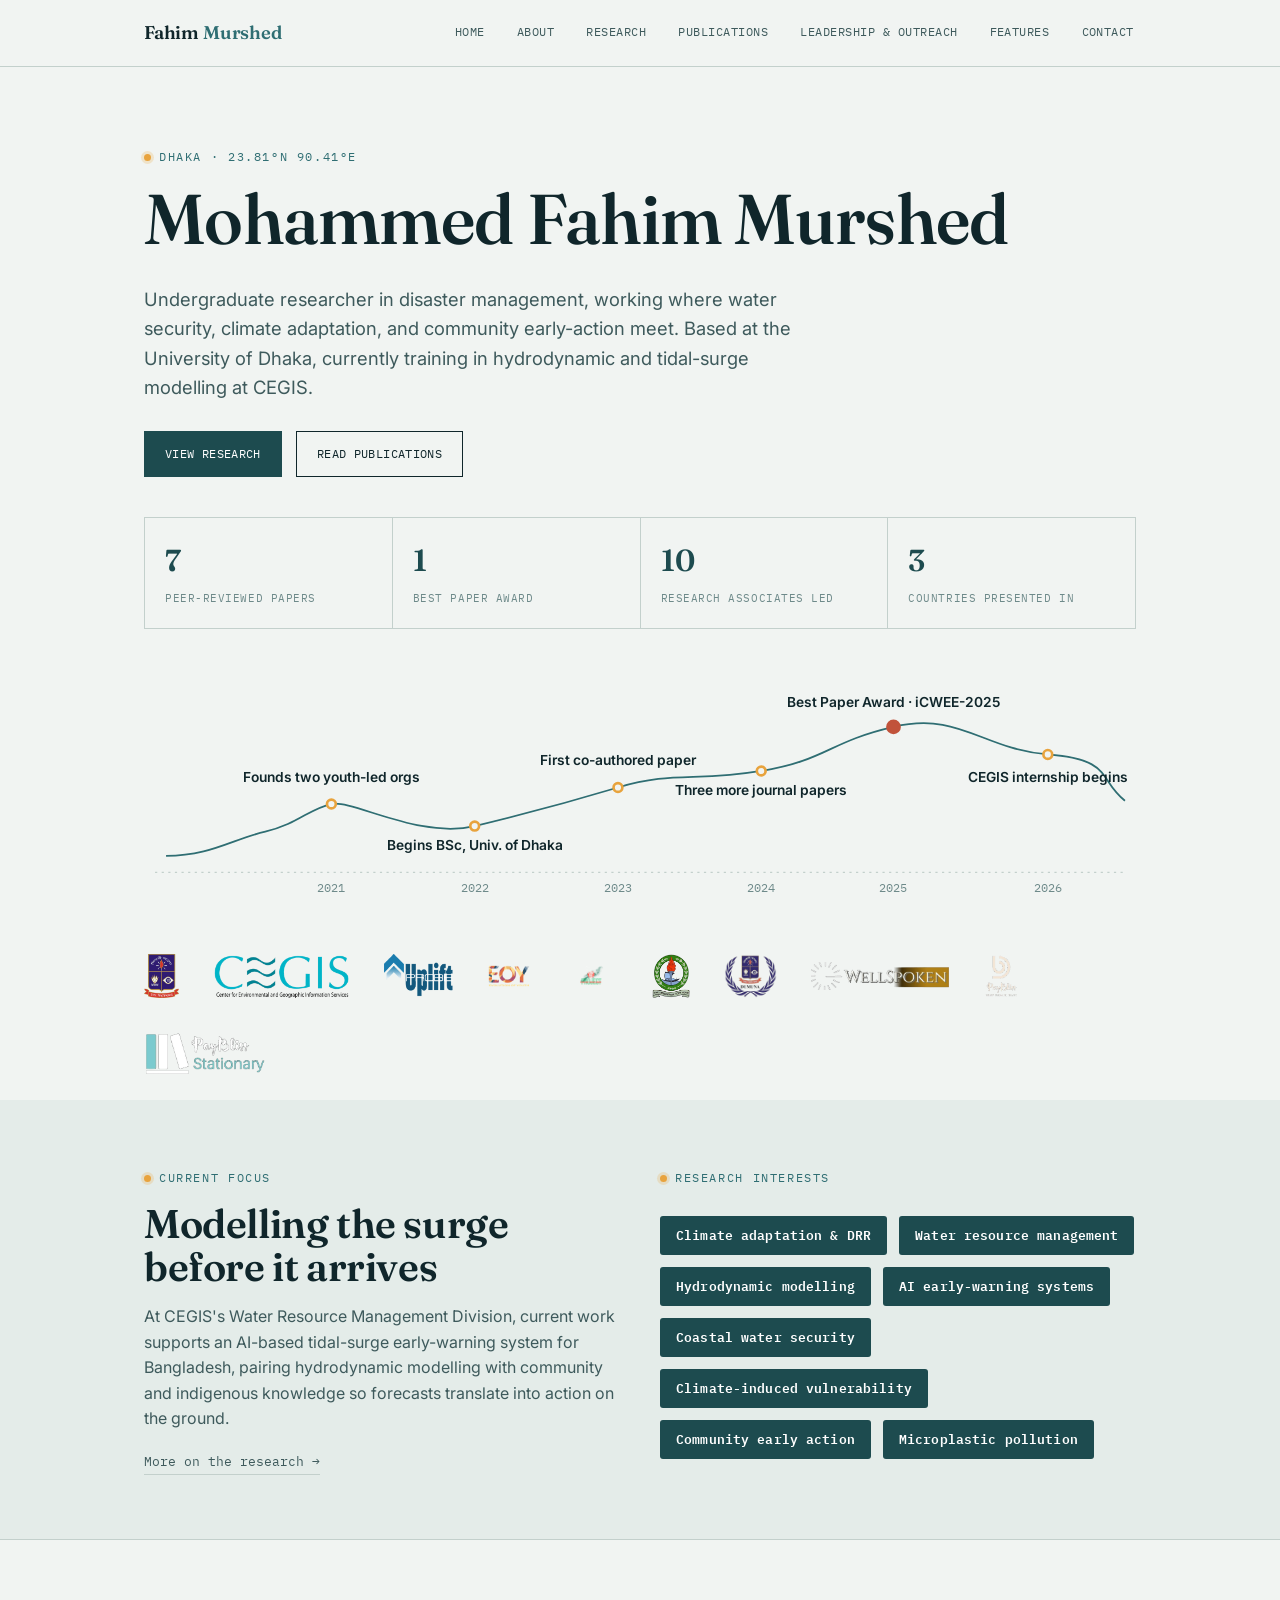
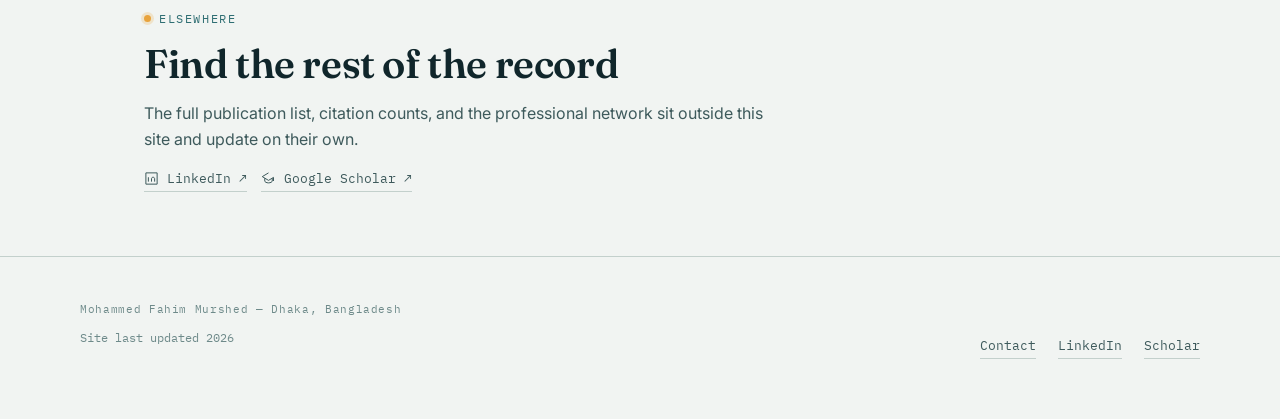
<file: index.html>
<!DOCTYPE html>
<html lang="en">
<head>
<meta charset="UTF-8">
<meta name="viewport" content="width=device-width, initial-scale=1.0">
<title>Mohammed Fahim Murshed — Disaster Management &amp; Climate Adaptation Research</title>
<meta name="description" content="Academic portfolio of Mohammed Fahim Murshed: disaster management, water security, climate adaptation, and community early-action research from Dhaka, Bangladesh.">
<link rel="preconnect" href="https://fonts.googleapis.com">
<link rel="preconnect" href="https://fonts.gstatic.com" crossorigin>
<link href="https://fonts.googleapis.com/css2?family=Fraunces:opsz,wght@9..144,400;9..144,560;9..144,650&family=Inter:wght@400;500;600;700&family=IBM+Plex+Mono:wght@400;500&display=swap" rel="stylesheet">
<link rel="stylesheet" href="/css/style.css">
</head>
<body>
<a class="skip-link" href="#main">Skip to content</a>

<header class="site">
  <div class="nav-row">
    <a class="brand" href="/">Fahim <span>Murshed</span></a>
    <nav class="links" aria-label="Primary">
      <a href="/">Home</a>
      <a href="/about/">About</a>
      <a href="/research/">Research</a>
      <a href="/publications/">Publications</a>
      <a href="/leadership/">Leadership &amp; Outreach</a>
      <a href="/features/">Features</a>
      <a href="/contact/">Contact</a>
    </nav>
    <button class="nav-toggle" aria-label="Toggle menu" aria-expanded="false"><span></span></button>
  </div>
</header>

<main id="main">

  <section class="hero container">
    <p class="eyebrow">DHAKA · 23.81°N 90.41°E</p>
    <h1>Mohammed Fahim Murshed</h1>
    <p class="lede">Undergraduate researcher in disaster management, working where water security, climate adaptation, and community early-action meet. Based at the University of Dhaka, currently training in hydrodynamic and tidal-surge modelling at CEGIS.</p>

    <div class="btn-row">
      <a class="btn primary" href="/research/">View research</a>
      <a class="btn" href="/publications/">Read publications</a>
    </div>

    <div class="hero-stats reveal">
      <div><span class="num">7</span><span class="lbl">Peer-reviewed papers</span></div>
      <div><span class="num">1</span><span class="lbl">Best Paper Award</span></div>
      <div><span class="num">10</span><span class="lbl">Research associates led</span></div>
      <div><span class="num">3</span><span class="lbl">Countries presented in</span></div>
    </div>

    <div class="timeline-wrap reveal">
      <svg class="timeline-svg" viewBox="0 0 900 210" role="img" aria-labelledby="tl-title tl-desc">
        <title id="tl-title">Career milestones, 2019–2026</title>
        <desc id="tl-desc">A hydrograph-style line charting key milestones from secondary school through the current research internship.</desc>

        <line class="tl-axis" x1="10" y1="170" x2="890" y2="170" stroke-dasharray="2 4"/>

        <path class="tl-line" d="M20,155
          C 60,155 80,140 110,133
          S 150,112 170,108
          S 250,140 300,128
          S 380,108 430,93
          S 500,88 560,78
          S 620,52 680,38
          S 760,58 820,63
          S 865,85 890,105" />

        <g class="tl-point"><circle cx="170" cy="108" r="4"/>
          <text class="tl-text" x="170" y="88" text-anchor="middle">Founds two youth-led orgs</text>
          <text class="tl-year" x="170" y="188" text-anchor="middle">2021</text>
        </g>
        <g class="tl-point"><circle cx="300" cy="128" r="4"/>
          <text class="tl-text" x="300" y="150" text-anchor="middle">Begins BSc, Univ. of Dhaka</text>
          <text class="tl-year" x="300" y="188" text-anchor="middle">2022</text>
        </g>
        <g class="tl-point"><circle cx="430" cy="93" r="4"/>
          <text class="tl-text" x="430" y="73" text-anchor="middle">First co-authored paper</text>
          <text class="tl-year" x="430" y="188" text-anchor="middle">2023</text>
        </g>
        <g class="tl-point"><circle cx="560" cy="78" r="4"/>
          <text class="tl-text" x="560" y="100" text-anchor="middle">Three more journal papers</text>
          <text class="tl-year" x="560" y="188" text-anchor="middle">2024</text>
        </g>
        <g class="tl-point major"><circle cx="680" cy="38" r="5.5"/>
          <text class="tl-text" x="680" y="20" text-anchor="middle">Best Paper Award · iCWEE-2025</text>
          <text class="tl-year" x="680" y="188" text-anchor="middle">2025</text>
        </g>
        <g class="tl-point"><circle cx="820" cy="63" r="4"/>
          <text class="tl-text" x="820" y="88" text-anchor="middle">CEGIS internship begins</text>
          <text class="tl-year" x="820" y="188" text-anchor="middle">2026</text>
        </g>
      </svg>
    </div>

    <div class="logo-strip reveal" aria-label="Affiliated organizations">
      <img src="/assets/logos/dhaka-university.png" alt="University of Dhaka">
      <img src="/assets/logos/cegis.png" alt="CEGIS">
      <img src="/assets/logos/uplift-probe.png" alt="Uplift Probe">
      <img src="/assets/logos/evolution-of-youth.png" alt="Evolution of Youth">
      <img src="/assets/logos/project-evolved-bangladesh.png" alt="Project Evolved Bangladesh">
      <img src="/assets/logos/drmc.png" alt="Dhaka Residential Model College">
      <img src="/assets/logos/dumuna.png" alt="Dhaka University Model United Nations Association">
      <img src="/assets/logos/wellspoken.png" alt="WellSpoken">
      <img src="/assets/logos/paybliss.png" alt="PayBliss">
      <img src="/assets/logos/paybliss-stationery.png" alt="PayBliss Stationery">
    </div>
  </section>

  <section class="section panel">
    <div class="container grid-2">
      <div class="reveal">
        <p class="eyebrow">Current focus</p>
        <h2>Modelling the surge before it arrives</h2>
        <p>At CEGIS's Water Resource Management Division, current work supports an AI-based tidal-surge early-warning system for Bangladesh, pairing hydrodynamic modelling with community and indigenous knowledge so forecasts translate into action on the ground.</p>
        <a class="icon-link" href="/research/">More on the research →</a>
      </div>
      <div class="reveal">
        <p class="eyebrow">Research interests</p>
        <div class="pill-row">
          <span class="pill">Climate adaptation &amp; DRR</span>
          <span class="pill">Water resource management</span>
          <span class="pill">Hydrodynamic modelling</span>
          <span class="pill">AI early-warning systems</span>
          <span class="pill">Coastal water security</span>
          <span class="pill">Climate-induced vulnerability</span>
          <span class="pill">Community early action</span>
          <span class="pill">Microplastic pollution</span>
        </div>
      </div>
    </div>
  </section>

  <section class="section">
    <div class="container">
      <p class="eyebrow">Elsewhere</p>
      <h2>Find the rest of the record</h2>
      <p>The full publication list, citation counts, and the professional network sit outside this site and update on their own.</p>
      <div class="btn-row" style="margin-top:8px;">
        <a class="icon-link" href="https://www.linkedin.com/in/fahim65200/" target="_blank" rel="noopener">
          <svg viewBox="0 0 24 24" fill="none" stroke="currentColor" stroke-width="1.6"><path d="M7 17V10M7 7v.01M12 17v-4.5c0-1.5 1-2.5 2.5-2.5s2.5 1 2.5 2.5V17M3 3h18v18H3z"/></svg>
          LinkedIn ↗
        </a>
        <a class="icon-link" href="https://scholar.google.com/citations?user=b2L1g1sAAAAJ&hl=en&oi=ao" target="_blank" rel="noopener">
          <svg viewBox="0 0 24 24" fill="none" stroke="currentColor" stroke-width="1.6"><path d="M12 3 2 9l10 6 8-4.8V16M6 11.5V16c0 1.5 2.7 3 6 3s6-1.5 6-3v-4.5"/></svg>
          Google Scholar ↗
        </a>
      </div>
    </div>
  </section>

</main>

<footer class="site">
  <div class="footer-row">
    <div>
      <p class="tag">Mohammed Fahim Murshed — Dhaka, Bangladesh</p>
      <p class="footer-fine">Site last updated 2026</p>
    </div>
    <div class="footer-links">
      <a class="icon-link" href="/contact/">Contact</a>
      <a class="icon-link" href="https://www.linkedin.com/in/fahim65200/" target="_blank" rel="noopener">LinkedIn</a>
      <a class="icon-link" href="https://scholar.google.com/citations?user=b2L1g1sAAAAJ&hl=en&oi=ao" target="_blank" rel="noopener">Scholar</a>
    </div>
  </div>
</footer>

<script src="/js/main.js"></script>
</body>
</html>
</file>
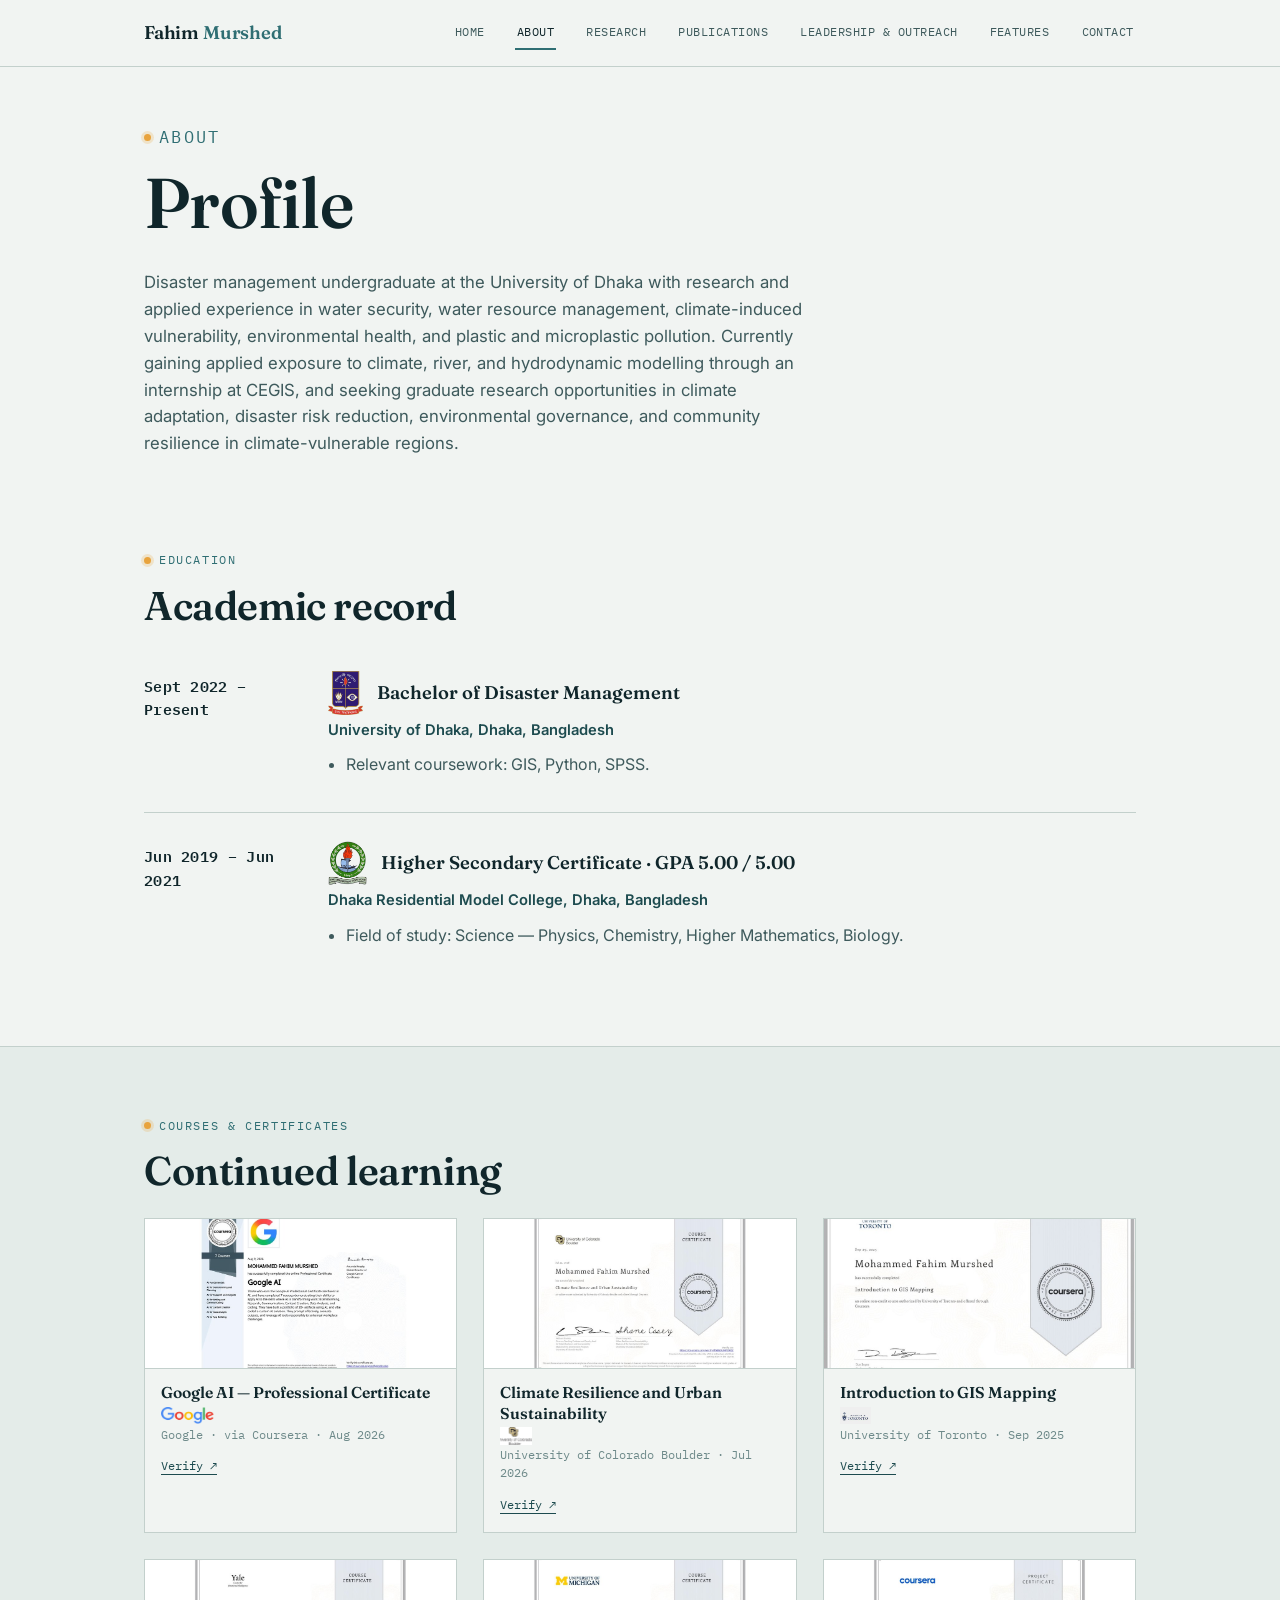
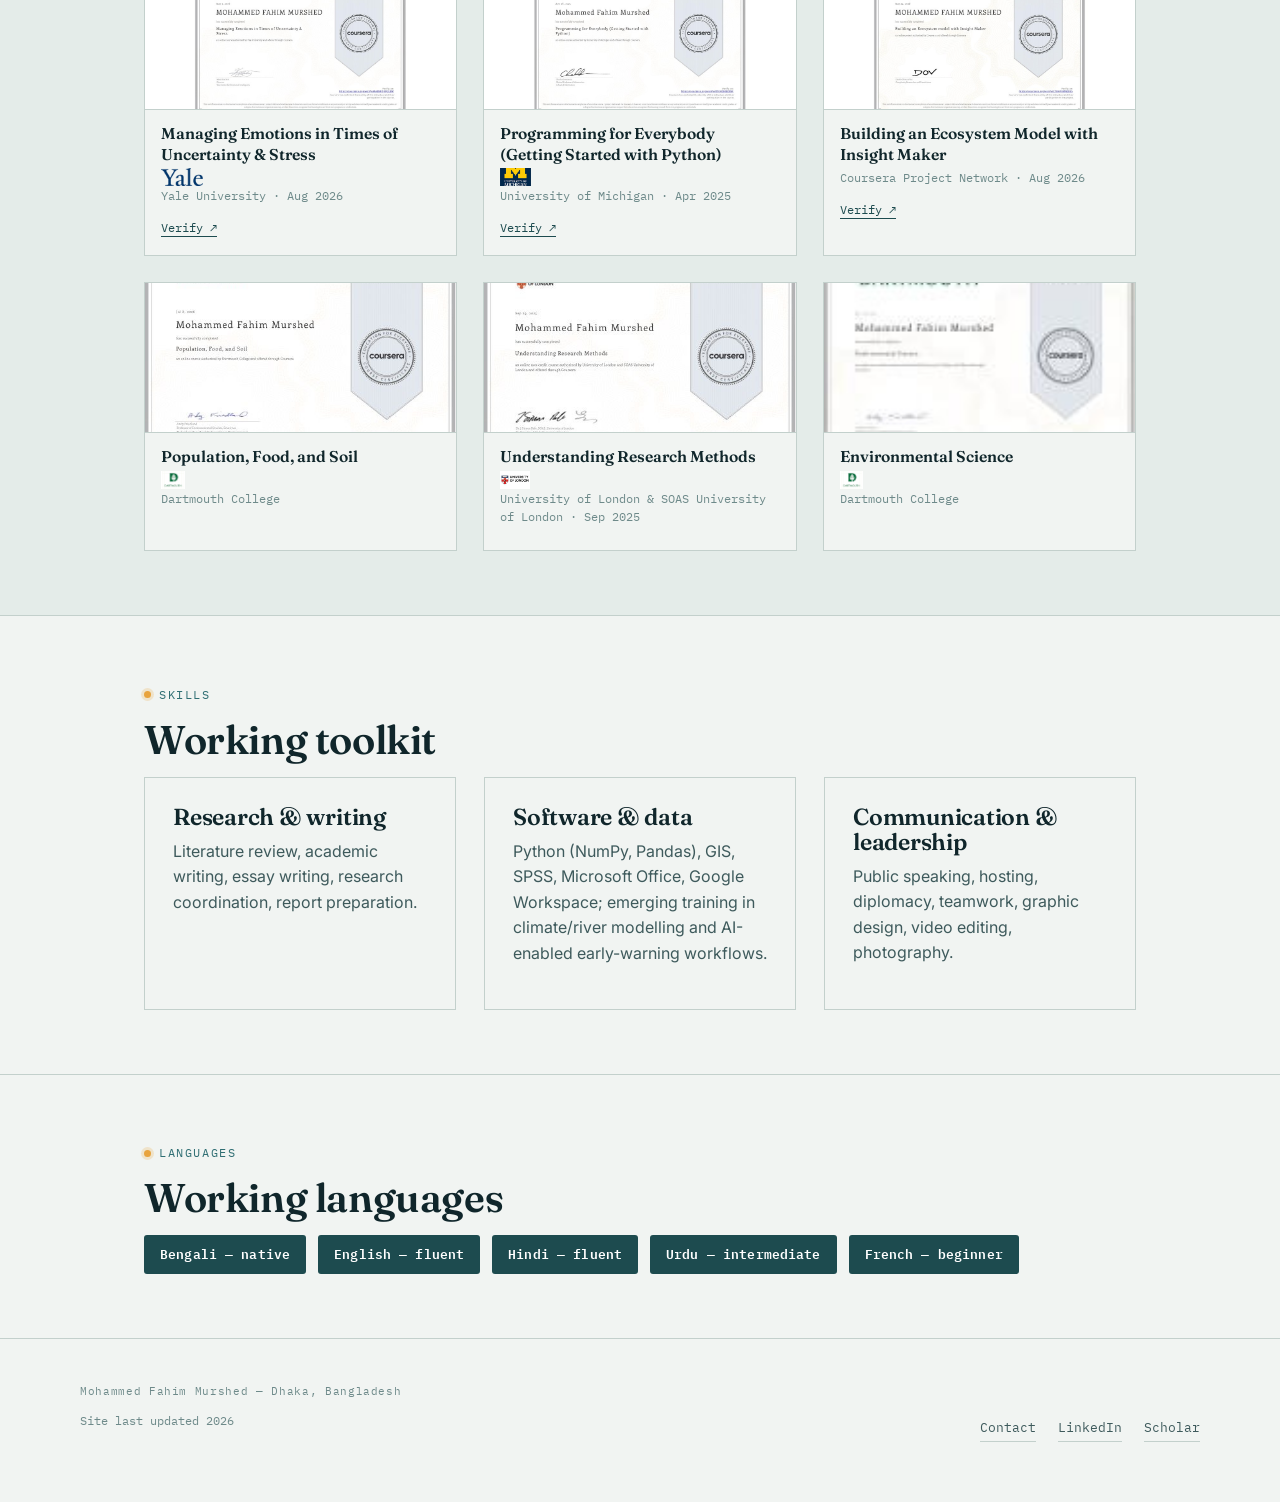
<file: about/index.html>
<!DOCTYPE html>
<html lang="en">
<head>
<meta charset="UTF-8">
<meta name="viewport" content="width=device-width, initial-scale=1.0">
<title>About — Mohammed Fahim Murshed</title>
<meta name="description" content="Academic profile, education, skills, and languages of Mohammed Fahim Murshed, Disaster Management undergraduate at the University of Dhaka.">
<link rel="preconnect" href="https://fonts.googleapis.com">
<link rel="preconnect" href="https://fonts.gstatic.com" crossorigin>
<link href="https://fonts.googleapis.com/css2?family=Fraunces:opsz,wght@9..144,400;9..144,560;9..144,650&family=Inter:wght@400;500;600;700&family=IBM+Plex+Mono:wght@400;500&display=swap" rel="stylesheet">
<link rel="stylesheet" href="/css/style.css">
</head>
<body>
<a class="skip-link" href="#main">Skip to content</a>

<header class="site">
  <div class="nav-row">
    <a class="brand" href="/">Fahim <span>Murshed</span></a>
    <nav class="links" aria-label="Primary">
      <a href="/">Home</a>
      <a href="/about/">About</a>
      <a href="/research/">Research</a>
      <a href="/publications/">Publications</a>
      <a href="/leadership/">Leadership &amp; Outreach</a>
      <a href="/features/">Features</a>
      <a href="/contact/">Contact</a>
    </nav>
    <button class="nav-toggle" aria-label="Toggle menu" aria-expanded="false"><span></span></button>
  </div>
</header>

<main id="main">

  <section class="page-head container">
    <p class="eyebrow">About</p>
    <h1>Profile</h1>
    <p>Disaster management undergraduate at the University of Dhaka with research and applied experience in water security, water resource management, climate-induced vulnerability, environmental health, and plastic and microplastic pollution. Currently gaining applied exposure to climate, river, and hydrodynamic modelling through an internship at CEGIS, and seeking graduate research opportunities in climate adaptation, disaster risk reduction, environmental governance, and community resilience in climate-vulnerable regions.</p>
  </section>

  <section class="section">
    <div class="container">
      <p class="eyebrow">Education</p>
      <h2>Academic record</h2>

      <div class="entry reveal">
        <div class="when">Sept 2022 – Present</div>
        <div>
          <div class="entry-head"><img class="org-logo" src="/assets/logos/dhaka-university.png" alt="University of Dhaka logo"><div class="role">Bachelor of Disaster Management</div></div>
          <div class="org">University of Dhaka, Dhaka, Bangladesh</div>
          <ul><li>Relevant coursework: GIS, Python, SPSS.</li></ul>
        </div>
      </div>

      <div class="entry reveal">
        <div class="when">Jun 2019 – Jun 2021</div>
        <div>
          <div class="entry-head"><img class="org-logo" src="/assets/logos/drmc.png" alt="Dhaka Residential Model College logo"><div class="role">Higher Secondary Certificate · GPA 5.00 / 5.00</div></div>
          <div class="org">Dhaka Residential Model College, Dhaka, Bangladesh</div>
          <ul><li>Field of study: Science — Physics, Chemistry, Higher Mathematics, Biology.</li></ul>
        </div>
      </div>
    </div>
  </section>

  <section class="section panel">
    <div class="container">
      <p class="eyebrow">Courses &amp; certificates</p>
      <h2>Continued learning</h2>
      <div class="cert-grid">

        <a class="cert-card reveal" href="https://coursera.org/verify/professional-cert/HVDJ2ZMWSOSA" target="_blank" rel="noopener">
          <img class="cert-thumb" src="/assets/certificates/cert-google-ai-professional.jpg" alt="Google AI Professional Certificate">
          <div class="meta">
            <div class="course">Google AI — Professional Certificate</div>
            <span class="issuer"><img class="cert-logo" src="/assets/logos/google.png" alt="Google">Google · via Coursera · Aug 2026</span>
            <span class="verify">Verify ↗</span>
          </div>
        </a>

        <a class="cert-card reveal" href="https://coursera.org/verify/TNBSDUNPOK02" target="_blank" rel="noopener">
          <img class="cert-thumb" src="/assets/certificates/cert-colorado-climate-resilience.jpg" alt="Climate Resilience and Urban Sustainability certificate">
          <div class="meta">
            <div class="course">Climate Resilience and Urban Sustainability</div>
            <span class="issuer"><img class="cert-logo" src="/assets/logos/colorado-boulder.png" alt="University of Colorado Boulder">University of Colorado Boulder · Jul 2026</span>
            <span class="verify">Verify ↗</span>
          </div>
        </a>

        <a class="cert-card reveal" href="https://coursera.org/verify/FT1D6OQ2RB5S" target="_blank" rel="noopener">
          <img class="cert-thumb" src="/assets/certificates/cert-toronto-gis.jpg" alt="Introduction to GIS Mapping certificate">
          <div class="meta">
            <div class="course">Introduction to GIS Mapping</div>
            <span class="issuer"><img class="cert-logo" src="/assets/logos/toronto.png" alt="University of Toronto">University of Toronto · Sep 2025</span>
            <span class="verify">Verify ↗</span>
          </div>
        </a>

        <a class="cert-card reveal" href="https://coursera.org/verify/WAENPQXQ2LBW" target="_blank" rel="noopener">
          <img class="cert-thumb" src="/assets/certificates/cert-yale-managing-emotions.jpg" alt="Managing Emotions in Times of Uncertainty and Stress certificate">
          <div class="meta">
            <div class="course">Managing Emotions in Times of Uncertainty &amp; Stress</div>
            <span class="issuer"><img class="cert-logo" src="/assets/logos/yale.png" alt="Yale University">Yale University · Aug 2026</span>
            <span class="verify">Verify ↗</span>
          </div>
        </a>

        <a class="cert-card reveal" href="https://coursera.org/verify/R7KH2B0LD85F" target="_blank" rel="noopener">
          <img class="cert-thumb" src="/assets/certificates/cert-michigan-python.jpg" alt="Programming for Everybody certificate">
          <div class="meta">
            <div class="course">Programming for Everybody (Getting Started with Python)</div>
            <span class="issuer"><img class="cert-logo" src="/assets/logos/michigan.png" alt="University of Michigan">University of Michigan · Apr 2025</span>
            <span class="verify">Verify ↗</span>
          </div>
        </a>

        <a class="cert-card reveal" href="https://coursera.org/verify/C70HQ8MNE8U5" target="_blank" rel="noopener">
          <img class="cert-thumb" src="/assets/certificates/cert-coursera-ecosystem-model.jpg" alt="Building an Ecosystem model with Insight Maker certificate">
          <div class="meta">
            <div class="course">Building an Ecosystem Model with Insight Maker</div>
            <span class="issuer">Coursera Project Network · Aug 2026</span>
            <span class="verify">Verify ↗</span>
          </div>
        </a>

        <div class="cert-card reveal">
          <img class="cert-thumb" src="/assets/certificates/cert-dartmouth-population-food-soil.jpg" alt="Population, Food, and Soil certificate">
          <div class="meta">
            <div class="course">Population, Food, and Soil</div>
            <span class="issuer"><img class="cert-logo" src="/assets/logos/dartmouth.png" alt="Dartmouth College">Dartmouth College</span>
          </div>
        </div>

        <div class="cert-card reveal">
          <img class="cert-thumb" src="/assets/certificates/cert-soas-research-methods.jpg" alt="Understanding Research Methods certificate">
          <div class="meta">
            <div class="course">Understanding Research Methods</div>
            <span class="issuer"><img class="cert-logo" src="/assets/logos/london.png" alt="University of London">University of London &amp; SOAS University of London · Sep 2025</span>
          </div>
        </div>

        <div class="cert-card reveal">
          <img class="cert-thumb" src="/assets/certificates/cert-dartmouth-environmental-science.jpg" alt="Environmental Science certificate">
          <div class="meta">
            <div class="course">Environmental Science</div>
            <span class="issuer"><img class="cert-logo" src="/assets/logos/dartmouth.png" alt="Dartmouth College">Dartmouth College</span>
          </div>
        </div>

      </div>
    </div>
  </section>

  <section class="section">
    <div class="container">
      <p class="eyebrow">Skills</p>
      <h2>Working toolkit</h2>
      <div class="grid-3">
        <div class="card reveal">
          <h3>Research &amp; writing</h3>
          <p>Literature review, academic writing, essay writing, research coordination, report preparation.</p>
        </div>
        <div class="card reveal">
          <h3>Software &amp; data</h3>
          <p>Python (NumPy, Pandas), GIS, SPSS, Microsoft Office, Google Workspace; emerging training in climate/river modelling and AI-enabled early-warning workflows.</p>
        </div>
        <div class="card reveal">
          <h3>Communication &amp; leadership</h3>
          <p>Public speaking, hosting, diplomacy, teamwork, graphic design, video editing, photography.</p>
        </div>
      </div>
    </div>
  </section>

  <section class="section">
    <div class="container">
      <p class="eyebrow">Languages</p>
      <h2>Working languages</h2>
      <div class="pill-row">
        <span class="pill">Bengali — native</span>
        <span class="pill">English — fluent</span>
        <span class="pill">Hindi — fluent</span>
        <span class="pill">Urdu — intermediate</span>
        <span class="pill">French — beginner</span>
      </div>
    </div>
  </section>

</main>

<footer class="site">
  <div class="footer-row">
    <div>
      <p class="tag">Mohammed Fahim Murshed — Dhaka, Bangladesh</p>
      <p class="footer-fine">Site last updated 2026</p>
    </div>
    <div class="footer-links">
      <a class="icon-link" href="/contact/">Contact</a>
      <a class="icon-link" href="https://www.linkedin.com/in/fahim65200/" target="_blank" rel="noopener">LinkedIn</a>
      <a class="icon-link" href="https://scholar.google.com/citations?user=b2L1g1sAAAAJ&hl=en&oi=ao" target="_blank" rel="noopener">Scholar</a>
    </div>
  </div>
</footer>

<script src="/js/main.js"></script>
</body>
</html>
</file>
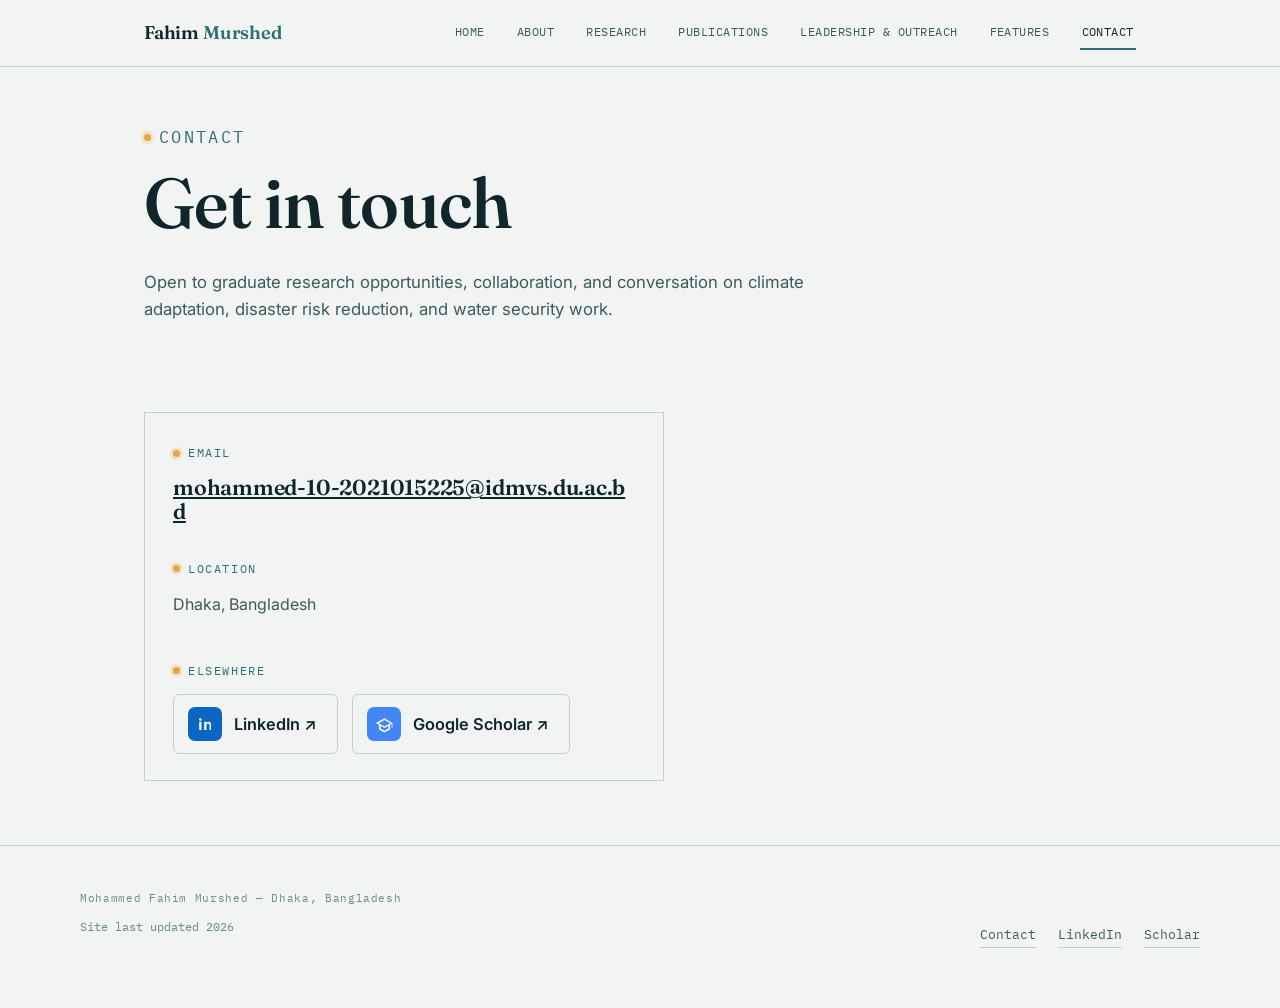
<file: contact/index.html>
<!DOCTYPE html>
<html lang="en">
<head>
<meta charset="UTF-8">
<meta name="viewport" content="width=device-width, initial-scale=1.0">
<title>Contact — Mohammed Fahim Murshed</title>
<meta name="description" content="Get in touch with Mohammed Fahim Murshed — Dhaka, Bangladesh.">
<link rel="preconnect" href="https://fonts.googleapis.com">
<link rel="preconnect" href="https://fonts.gstatic.com" crossorigin>
<link href="https://fonts.googleapis.com/css2?family=Fraunces:opsz,wght@9..144,400;9..144,560;9..144,650&family=Inter:wght@400;500;600;700&family=IBM+Plex+Mono:wght@400;500&display=swap" rel="stylesheet">
<link rel="stylesheet" href="/css/style.css">
</head>
<body>
<a class="skip-link" href="#main">Skip to content</a>

<header class="site">
  <div class="nav-row">
    <a class="brand" href="/">Fahim <span>Murshed</span></a>
    <nav class="links" aria-label="Primary">
      <a href="/">Home</a>
      <a href="/about/">About</a>
      <a href="/research/">Research</a>
      <a href="/publications/">Publications</a>
      <a href="/leadership/">Leadership &amp; Outreach</a>
      <a href="/features/">Features</a>
      <a href="/contact/">Contact</a>
    </nav>
    <button class="nav-toggle" aria-label="Toggle menu" aria-expanded="false"><span></span></button>
  </div>
</header>

<main id="main">

  <section class="page-head container">
    <p class="eyebrow">Contact</p>
    <h1>Get in touch</h1>
    <p>Open to graduate research opportunities, collaboration, and conversation on climate adaptation, disaster risk reduction, and water security work.</p>
  </section>

  <section class="section">
    <div class="container">
      <div class="card reveal" style="max-width:520px;">
        <p class="eyebrow">Email</p>
        <h2 style="font-size:1.35rem; word-break:break-all;"><a href="mailto:mohammed-10-2021015225@idmvs.du.ac.bd">mohammed-10-2021015225@idmvs.du.ac.bd</a></h2>

        <p class="eyebrow" style="margin-top:28px;">Location</p>
        <p>Dhaka, Bangladesh</p>

        <p class="eyebrow" style="margin-top:28px;">Elsewhere</p>
        <div class="btn-row" style="margin-top:0;">
          <a class="social-btn linkedin" href="https://www.linkedin.com/in/fahim65200/" target="_blank" rel="noopener">
            <span class="badge"><svg viewBox="0 0 24 24" fill="#fff"><path d="M6.94 8.5H4.06V19h2.88V8.5ZM5.5 4a1.67 1.67 0 1 0 0 3.34A1.67 1.67 0 0 0 5.5 4ZM19.94 19h-2.87v-5.4c0-1.29-.02-2.94-1.79-2.94-1.8 0-2.08 1.4-2.08 2.85V19h-2.87V8.5h2.75v1.43h.04c.38-.73 1.32-1.5 2.72-1.5 2.91 0 3.1 1.92 3.1 4.4V19Z"/></svg></span>
            LinkedIn ↗
          </a>
          <a class="social-btn scholar" href="https://scholar.google.com/citations?user=b2L1g1sAAAAJ&hl=en&oi=ao" target="_blank" rel="noopener">
            <span class="badge"><svg viewBox="0 0 24 24" fill="#fff"><path d="M12 4 1 10l4 2.18v6L12 22l7-3.82v-6l2-1.09V16h1V10L12 4Zm0 2.24 7.53 4.12L12 14.48 4.47 10.36 12 6.24ZM17 17.18 12 20l-5-2.82v-3.6l5 2.73 5-2.73v3.6Z"/></svg></span>
            Google Scholar ↗
          </a>
        </div>
      </div>
    </div>
  </section>

</main>

<footer class="site">
  <div class="footer-row">
    <div>
      <p class="tag">Mohammed Fahim Murshed — Dhaka, Bangladesh</p>
      <p class="footer-fine">Site last updated 2026</p>
    </div>
    <div class="footer-links">
      <a class="icon-link" href="/contact/">Contact</a>
      <a class="icon-link" href="https://www.linkedin.com/in/fahim65200/" target="_blank" rel="noopener">LinkedIn</a>
      <a class="icon-link" href="https://scholar.google.com/citations?user=b2L1g1sAAAAJ&hl=en&oi=ao" target="_blank" rel="noopener">Scholar</a>
    </div>
  </div>
</footer>

<script src="/js/main.js"></script>
</body>
</html>
</file>
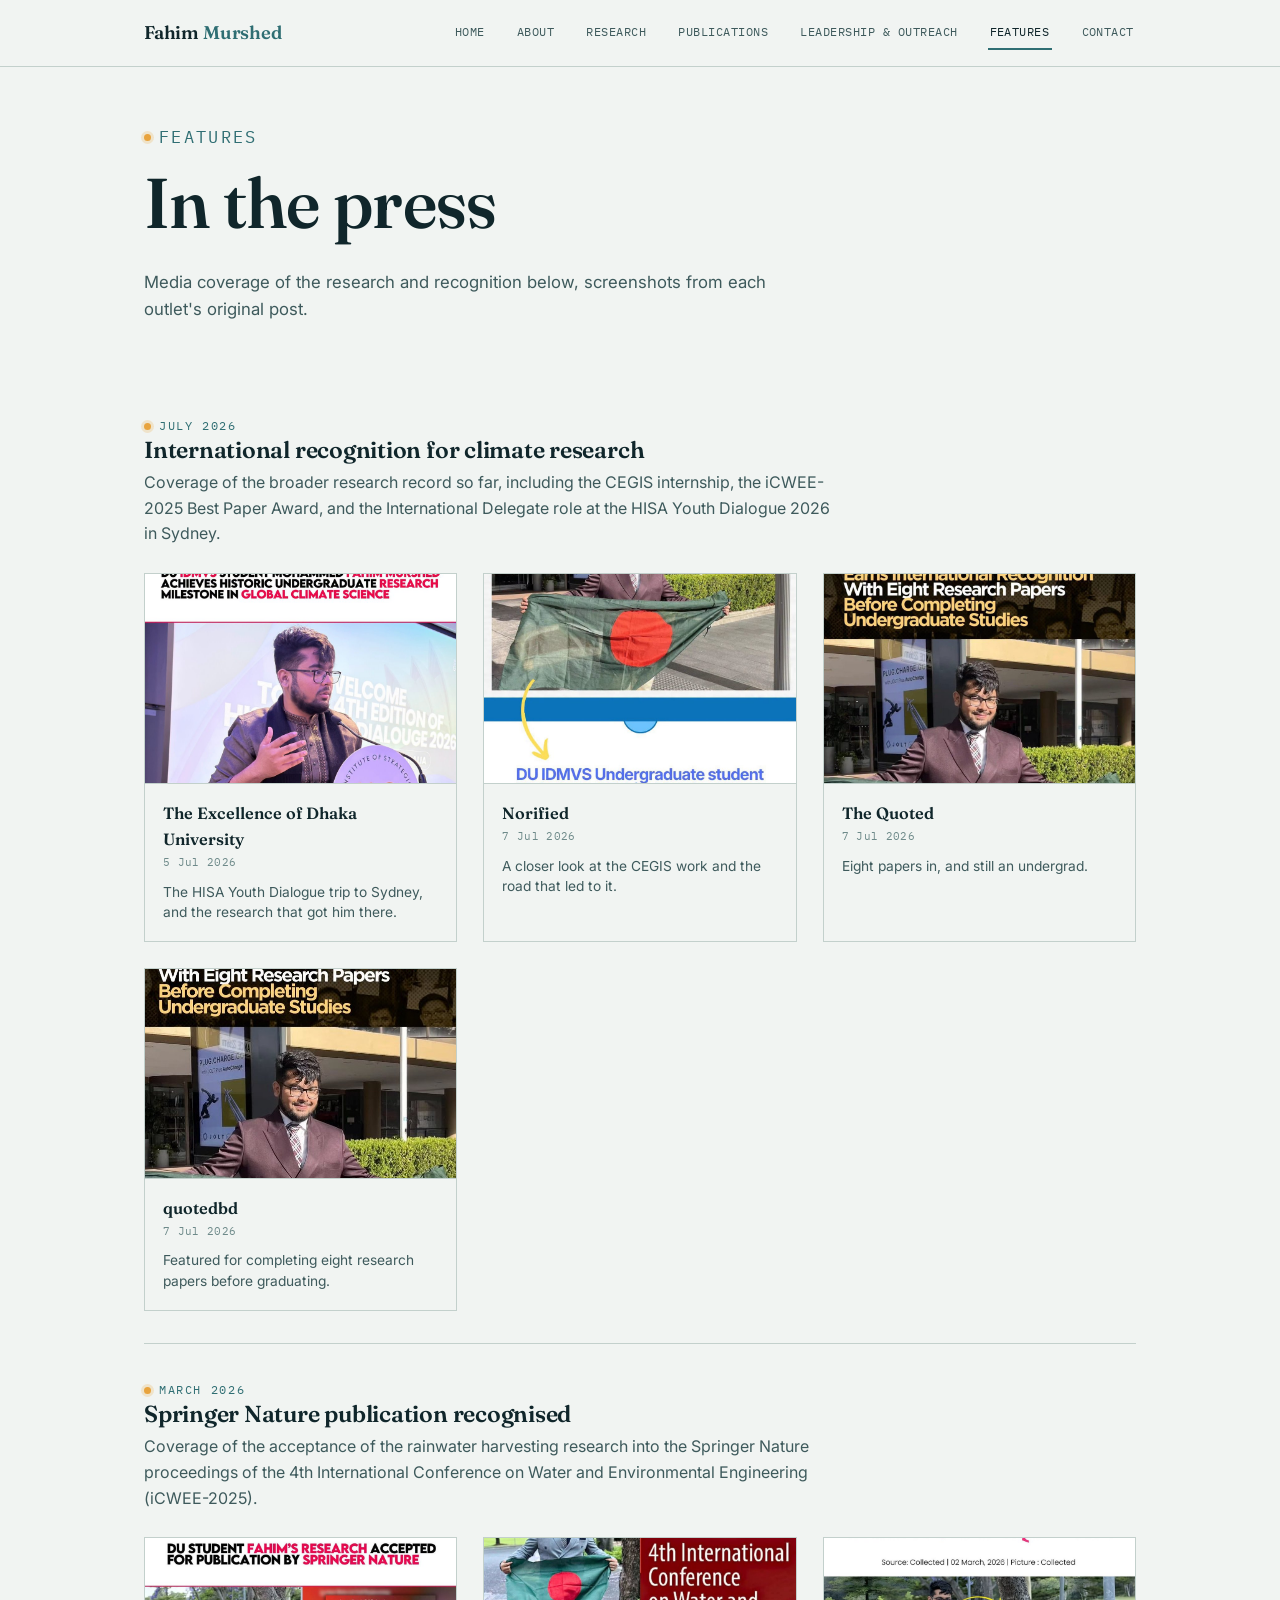
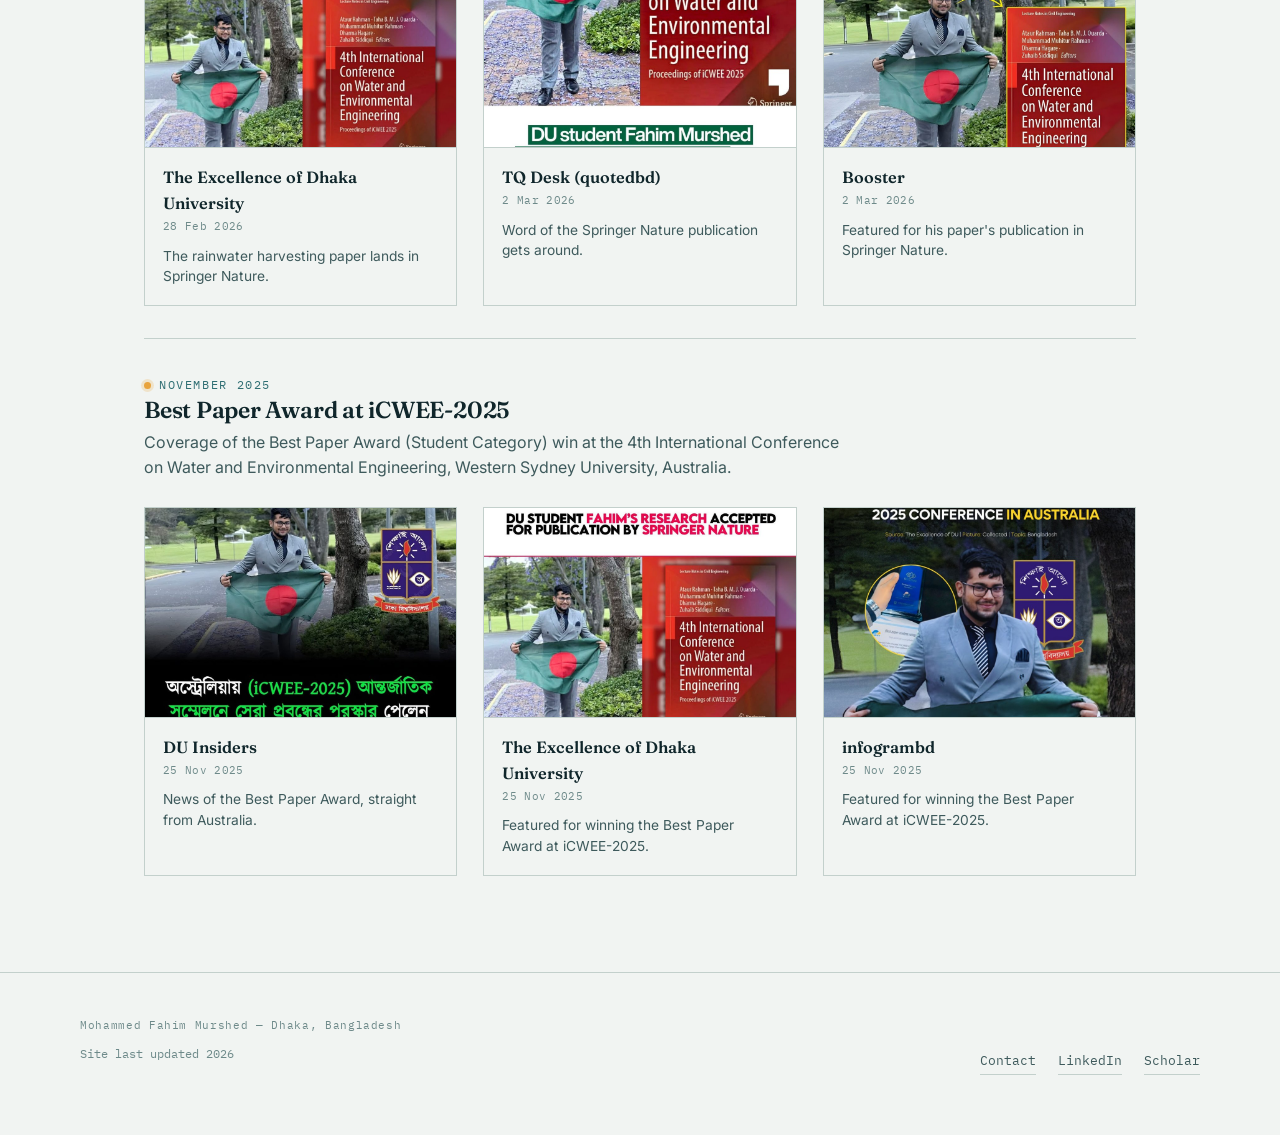
<file: features/index.html>
<!DOCTYPE html>
<html lang="en">
<head>
<meta charset="UTF-8">
<meta name="viewport" content="width=device-width, initial-scale=1.0">
<title>Features — Mohammed Fahim Murshed</title>
<meta name="description" content="Press and media coverage of Mohammed Fahim Murshed's research, including the iCWEE-2025 Best Paper Award and Springer Nature publication.">
<link rel="preconnect" href="https://fonts.googleapis.com">
<link rel="preconnect" href="https://fonts.gstatic.com" crossorigin>
<link href="https://fonts.googleapis.com/css2?family=Fraunces:opsz,wght@9..144,400;9..144,560;9..144,650&family=Inter:wght@400;500;600;700&family=IBM+Plex+Mono:wght@400;500&display=swap" rel="stylesheet">
<link rel="stylesheet" href="/css/style.css">
</head>
<body>
<a class="skip-link" href="#main">Skip to content</a>

<header class="site">
  <div class="nav-row">
    <a class="brand" href="/">Fahim <span>Murshed</span></a>
    <nav class="links" aria-label="Primary">
      <a href="/">Home</a>
      <a href="/about/">About</a>
      <a href="/research/">Research</a>
      <a href="/publications/">Publications</a>
      <a href="/leadership/">Leadership &amp; Outreach</a>
      <a href="/features/">Features</a>
      <a href="/contact/">Contact</a>
    </nav>
    <button class="nav-toggle" aria-label="Toggle menu" aria-expanded="false"><span></span></button>
  </div>
</header>

<main id="main">

  <section class="page-head container">
    <p class="eyebrow">Features</p>
    <h1>In the press</h1>
    <p>Media coverage of the research and recognition below, screenshots from each outlet's original post.</p>
  </section>

  <section class="section">
    <div class="container">

      <div class="feature-group reveal">
        <p class="eyebrow">July 2026</p>
        <h3>International recognition for climate research</h3>
        <p>Coverage of the broader research record so far, including the CEGIS internship, the iCWEE-2025 Best Paper Award, and the International Delegate role at the HISA Youth Dialogue 2026 in Sydney.</p>
        <div class="feature-grid">
          <a class="feature-card" href="https://www.facebook.com/share/1Ei9gDDvck/?mibextid=wwXIfr" target="_blank" rel="noopener">
            <img src="/assets/features/milestone-excellence-of-du.jpg" alt="Feature in The Excellence of Dhaka University, July 2026">
            <div class="meta">
              <div class="outlet">The Excellence of Dhaka University</div>
              <span class="date">5 Jul 2026</span>
              <p class="blurb">The HISA Youth Dialogue trip to Sydney, and the research that got him there.</p>
            </div>
          </a>
          <a class="feature-card" href="https://www.facebook.com/share/p/1bReWBAgZY/" target="_blank" rel="noopener">
            <img src="/assets/features/milestone-norified.jpg" alt="Feature in Norified, July 2026">
            <div class="meta">
              <div class="outlet">Norified</div>
              <span class="date">7 Jul 2026</span>
              <p class="blurb">A closer look at the CEGIS work and the road that led to it.</p>
            </div>
          </a>
          <a class="feature-card" href="https://www.facebook.com/share/p/1FuxvhQWuP/" target="_blank" rel="noopener">
            <img src="/assets/features/eightpapers-thequoted-fb.jpg" alt="Feature in The Quoted, July 2026">
            <div class="meta">
              <div class="outlet">The Quoted</div>
              <span class="date">7 Jul 2026</span>
              <p class="blurb">Eight papers in, and still an undergrad.</p>
            </div>
          </a>
          <a class="feature-card" href="https://www.instagram.com/p/Dafq3XEB7cv/?stkn=MWNvMGoyZnduZW56dQ==" target="_blank" rel="noopener">
            <img src="/assets/features/eightpapers-quotedbd-ig.jpg" alt="Feature by quotedbd on Instagram, July 2026">
            <div class="meta">
              <div class="outlet">quotedbd</div>
              <span class="date">7 Jul 2026</span>
              <p class="blurb">Featured for completing eight research papers before graduating.</p>
            </div>
          </a>
        </div>
      </div>

      <div class="feature-group reveal">
        <p class="eyebrow">March 2026</p>
        <h3>Springer Nature publication recognised</h3>
        <p>Coverage of the acceptance of the rainwater harvesting research into the Springer Nature proceedings of the 4th International Conference on Water and Environmental Engineering (iCWEE-2025).</p>
        <div class="feature-grid">
          <a class="feature-card" href="https://www.facebook.com/share/p/14u36bnFHSB/?mibextid=wwXIfr" target="_blank" rel="noopener">
            <img src="/assets/features/springer-excellence-of-du.jpg" alt="Feature in The Excellence of Dhaka University, February 2026">
            <div class="meta">
              <div class="outlet">The Excellence of Dhaka University</div>
              <span class="date">28 Feb 2026</span>
              <p class="blurb">The rainwater harvesting paper lands in Springer Nature.</p>
            </div>
          </a>
          <a class="feature-card" href="https://www.instagram.com/p/DVYie8pgbxw/?stkn=d3N6OHdwdmNpaHd6" target="_blank" rel="noopener">
            <img src="/assets/features/springer-quotedbd.jpg" alt="Feature by TQ Desk / quotedbd, March 2026">
            <div class="meta">
              <div class="outlet">TQ Desk (quotedbd)</div>
              <span class="date">2 Mar 2026</span>
              <p class="blurb">Word of the Springer Nature publication gets around.</p>
            </div>
          </a>
          <a class="feature-card" href="/assets/features/springer-booster.jpg" target="_blank" rel="noopener">
            <img src="/assets/features/springer-booster.jpg" alt="Feature in Booster, March 2026">
            <div class="meta">
              <div class="outlet">Booster</div>
              <span class="date">2 Mar 2026</span>
              <p class="blurb">Featured for his paper's publication in Springer Nature.</p>
            </div>
          </a>
        </div>
      </div>

      <div class="feature-group reveal">
        <p class="eyebrow">November 2025</p>
        <h3>Best Paper Award at iCWEE-2025</h3>
        <p>Coverage of the Best Paper Award (Student Category) win at the 4th International Conference on Water and Environmental Engineering, Western Sydney University, Australia.</p>
        <div class="feature-grid">
          <a class="feature-card" href="https://www.facebook.com/share/p/18aruoYCNc/?mibextid=wwXIfr" target="_blank" rel="noopener">
            <img src="/assets/features/award-du-insiders.jpg" alt="Feature in DU Insiders, November 2025">
            <div class="meta">
              <div class="outlet">DU Insiders</div>
              <span class="date">25 Nov 2025</span>
              <p class="blurb">News of the Best Paper Award, straight from Australia.</p>
            </div>
          </a>
          <a class="feature-card" href="https://www.facebook.com/share/p/1DsdX42PVR/?mibextid=wwXIfr" target="_blank" rel="noopener">
            <img src="/assets/features/award-excellence-of-du.jpg" alt="Feature in The Excellence of Dhaka University, November 2025">
            <div class="meta">
              <div class="outlet">The Excellence of Dhaka University</div>
              <span class="date">25 Nov 2025</span>
              <p class="blurb">Featured for winning the Best Paper Award at iCWEE-2025.</p>
            </div>
          </a>
          <a class="feature-card" href="https://www.instagram.com/p/DRgrCT5gScj/?stkn=MWU4eGtwNnRtNDh2aw==" target="_blank" rel="noopener">
            <img src="/assets/features/award-infogrambd.jpg" alt="Feature by infogrambd, November 2025">
            <div class="meta">
              <div class="outlet">infogrambd</div>
              <span class="date">25 Nov 2025</span>
              <p class="blurb">Featured for winning the Best Paper Award at iCWEE-2025.</p>
            </div>
          </a>
        </div>
      </div>

    </div>
  </section>

</main>

<footer class="site">
  <div class="footer-row">
    <div>
      <p class="tag">Mohammed Fahim Murshed — Dhaka, Bangladesh</p>
      <p class="footer-fine">Site last updated 2026</p>
    </div>
    <div class="footer-links">
      <a class="icon-link" href="/contact/">Contact</a>
      <a class="icon-link" href="https://www.linkedin.com/in/fahim65200/" target="_blank" rel="noopener">LinkedIn</a>
      <a class="icon-link" href="https://scholar.google.com/citations?user=b2L1g1sAAAAJ&hl=en&oi=ao" target="_blank" rel="noopener">Scholar</a>
    </div>
  </div>
</footer>

<script src="/js/main.js"></script>
</body>
</html>
</file>
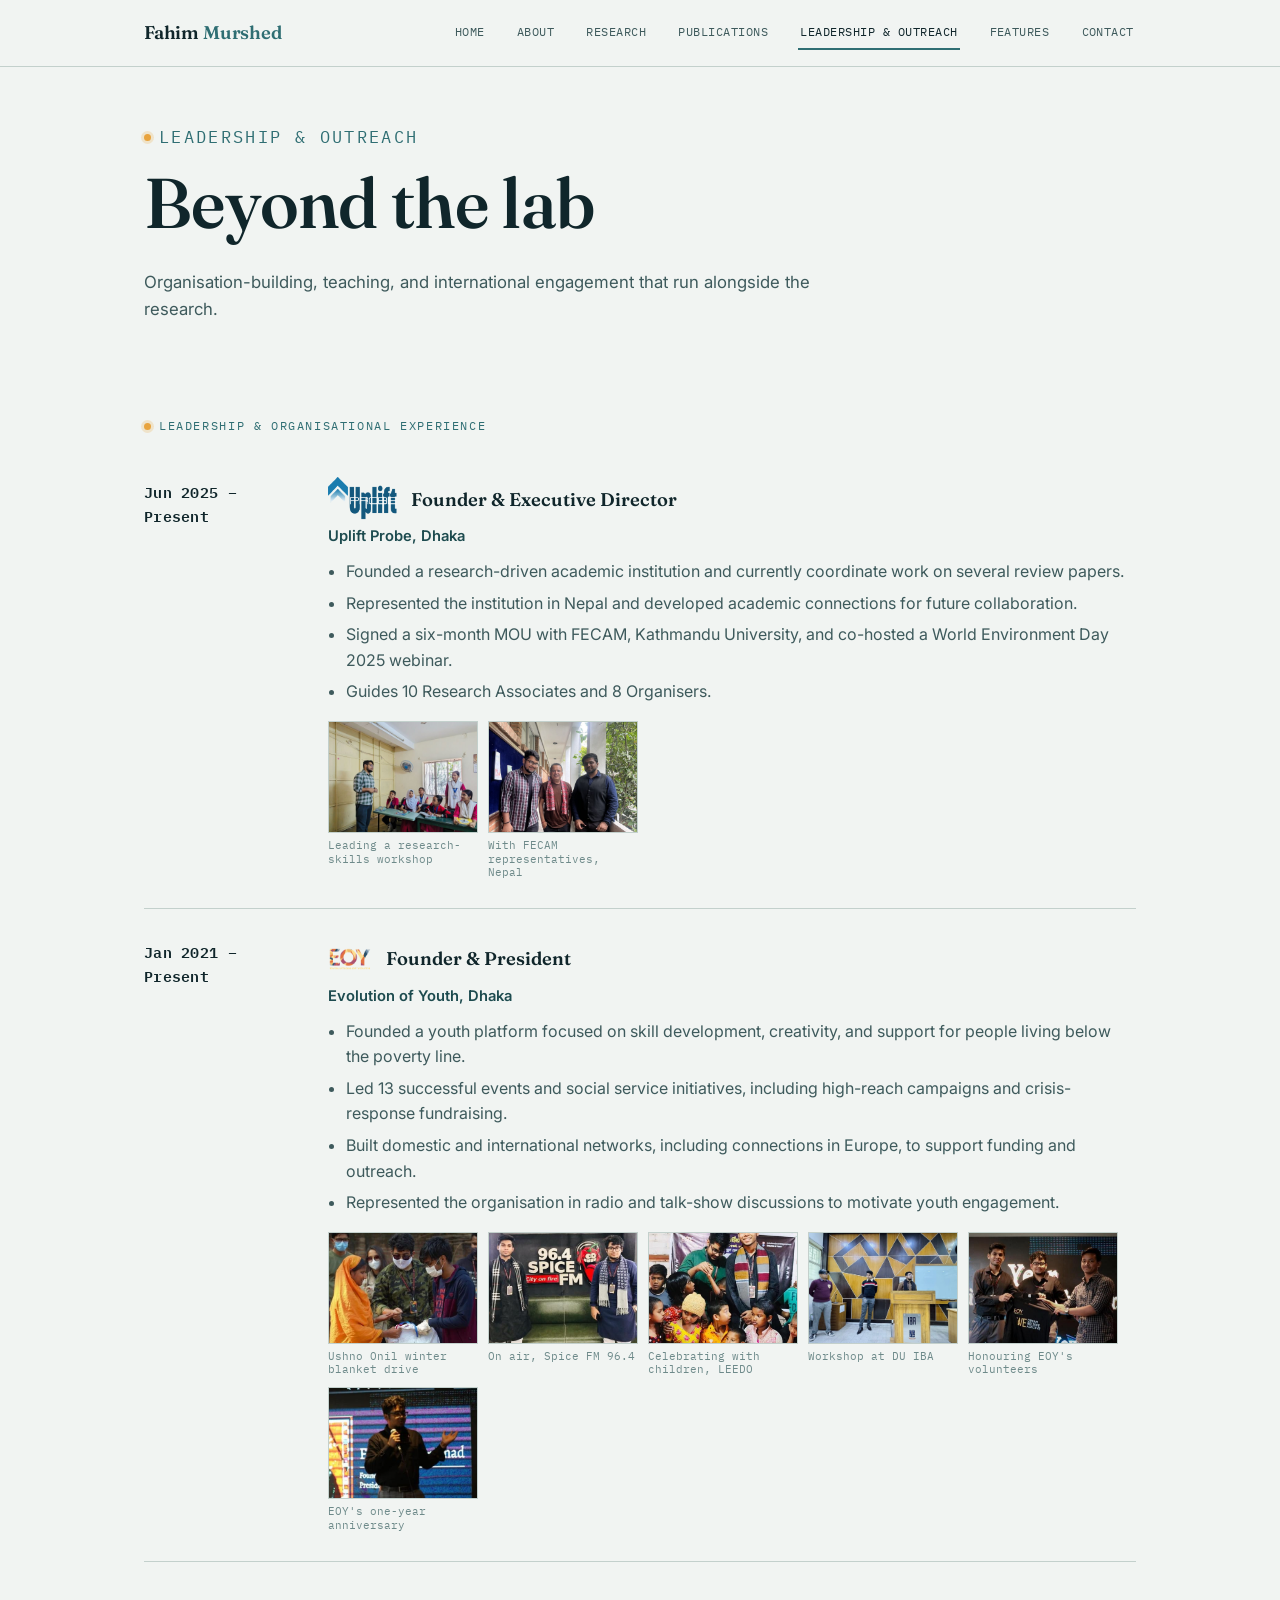
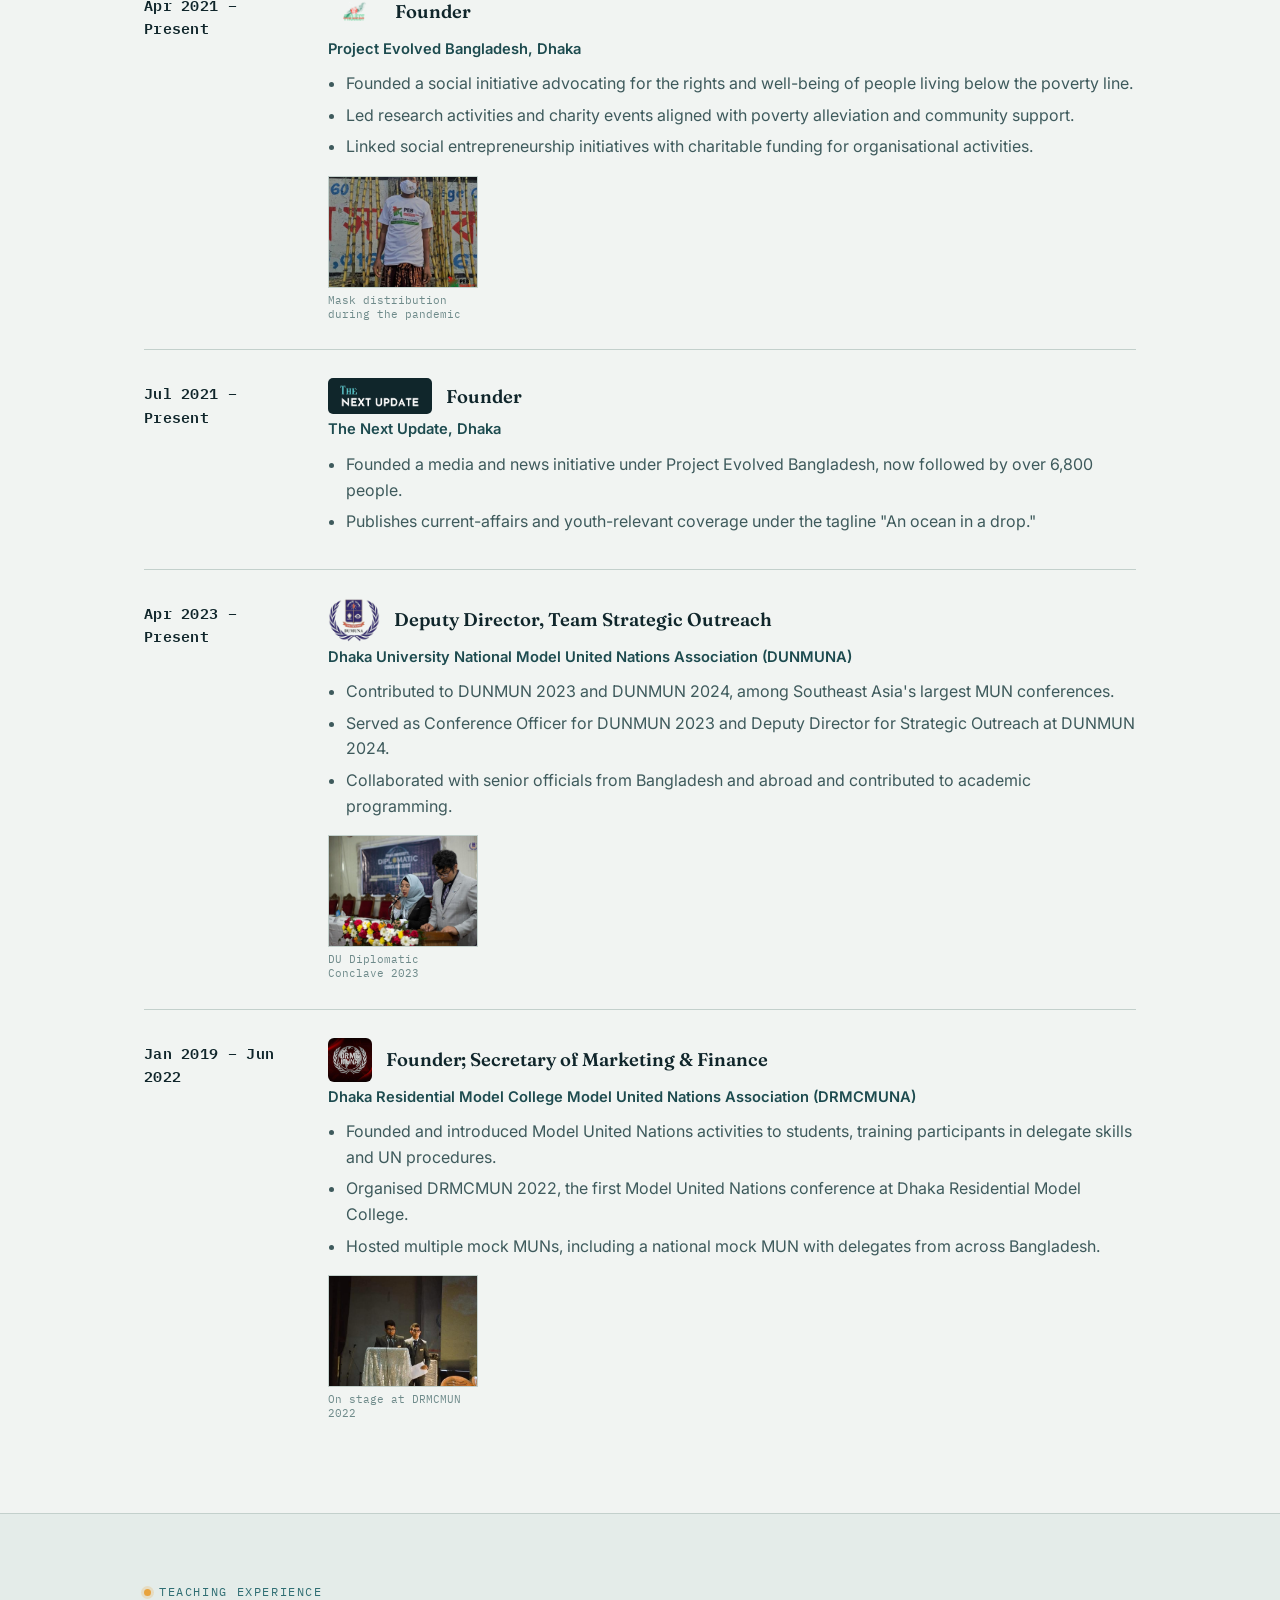
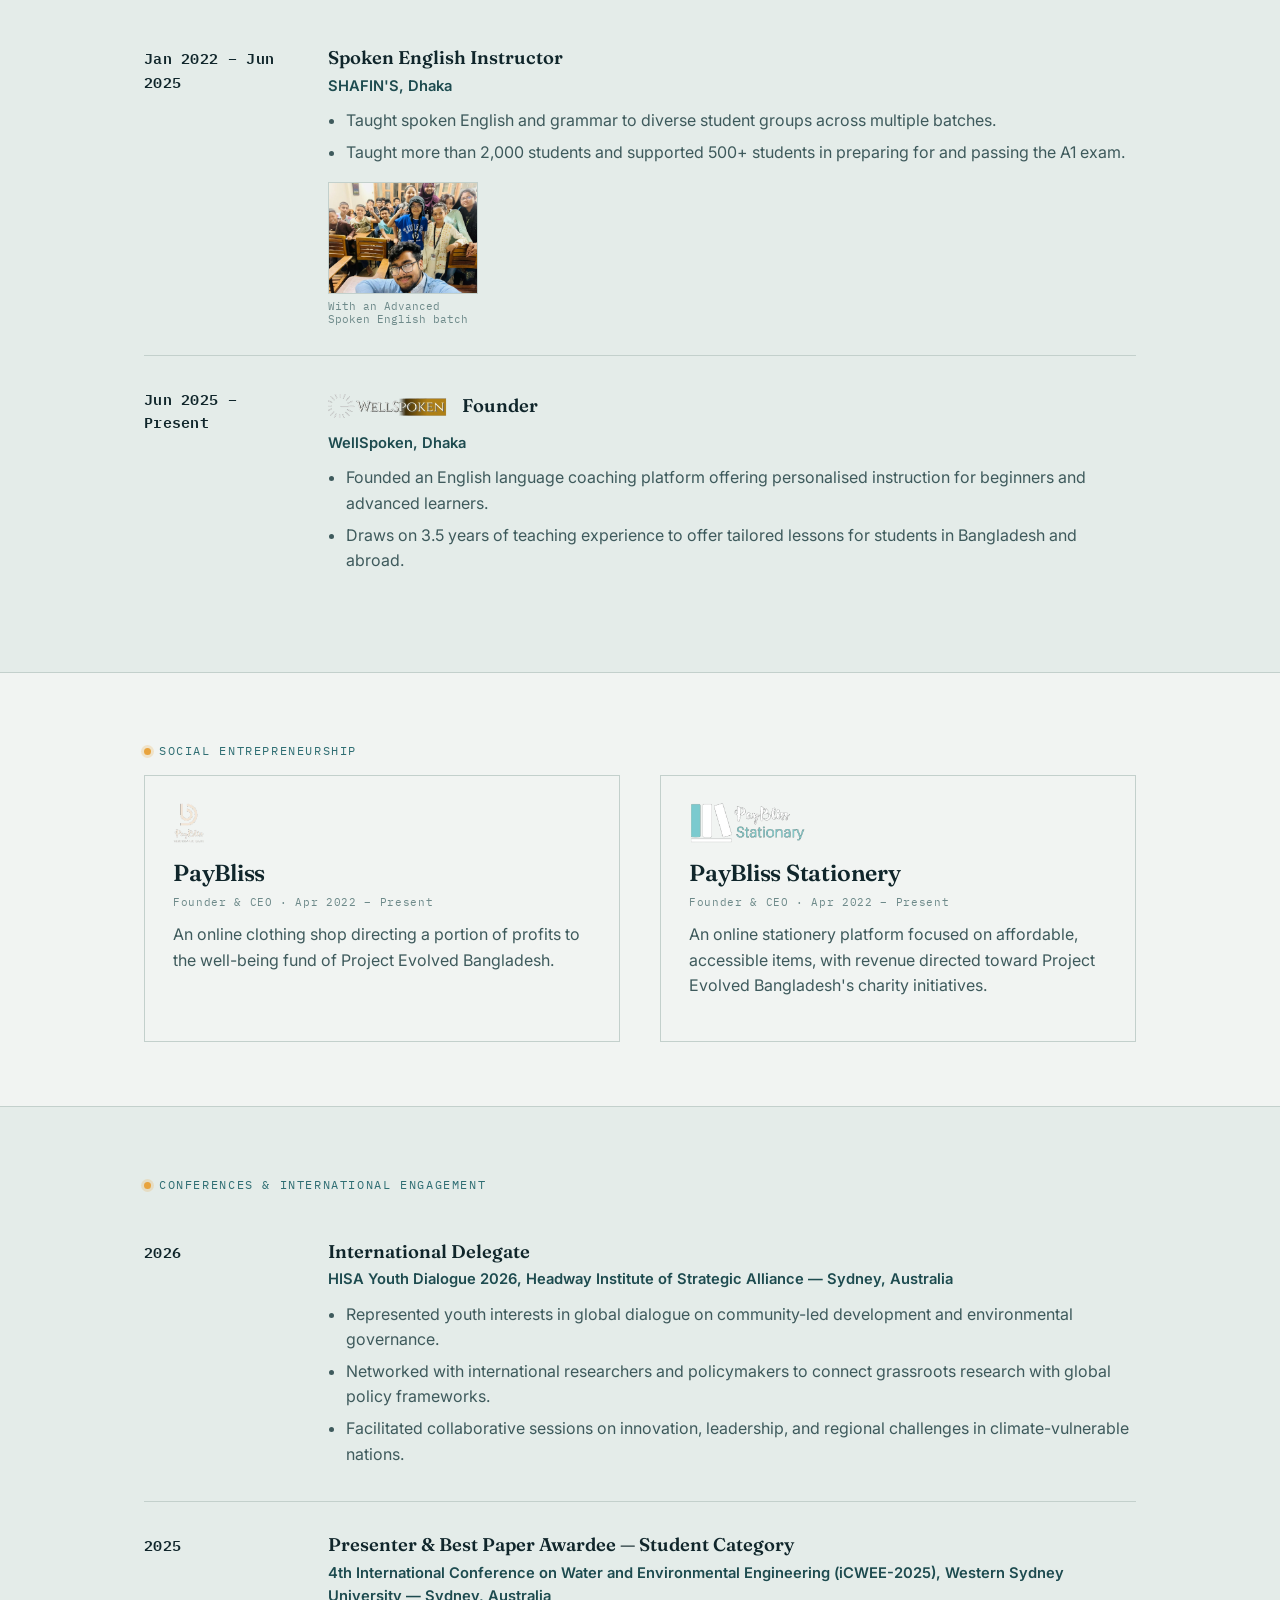
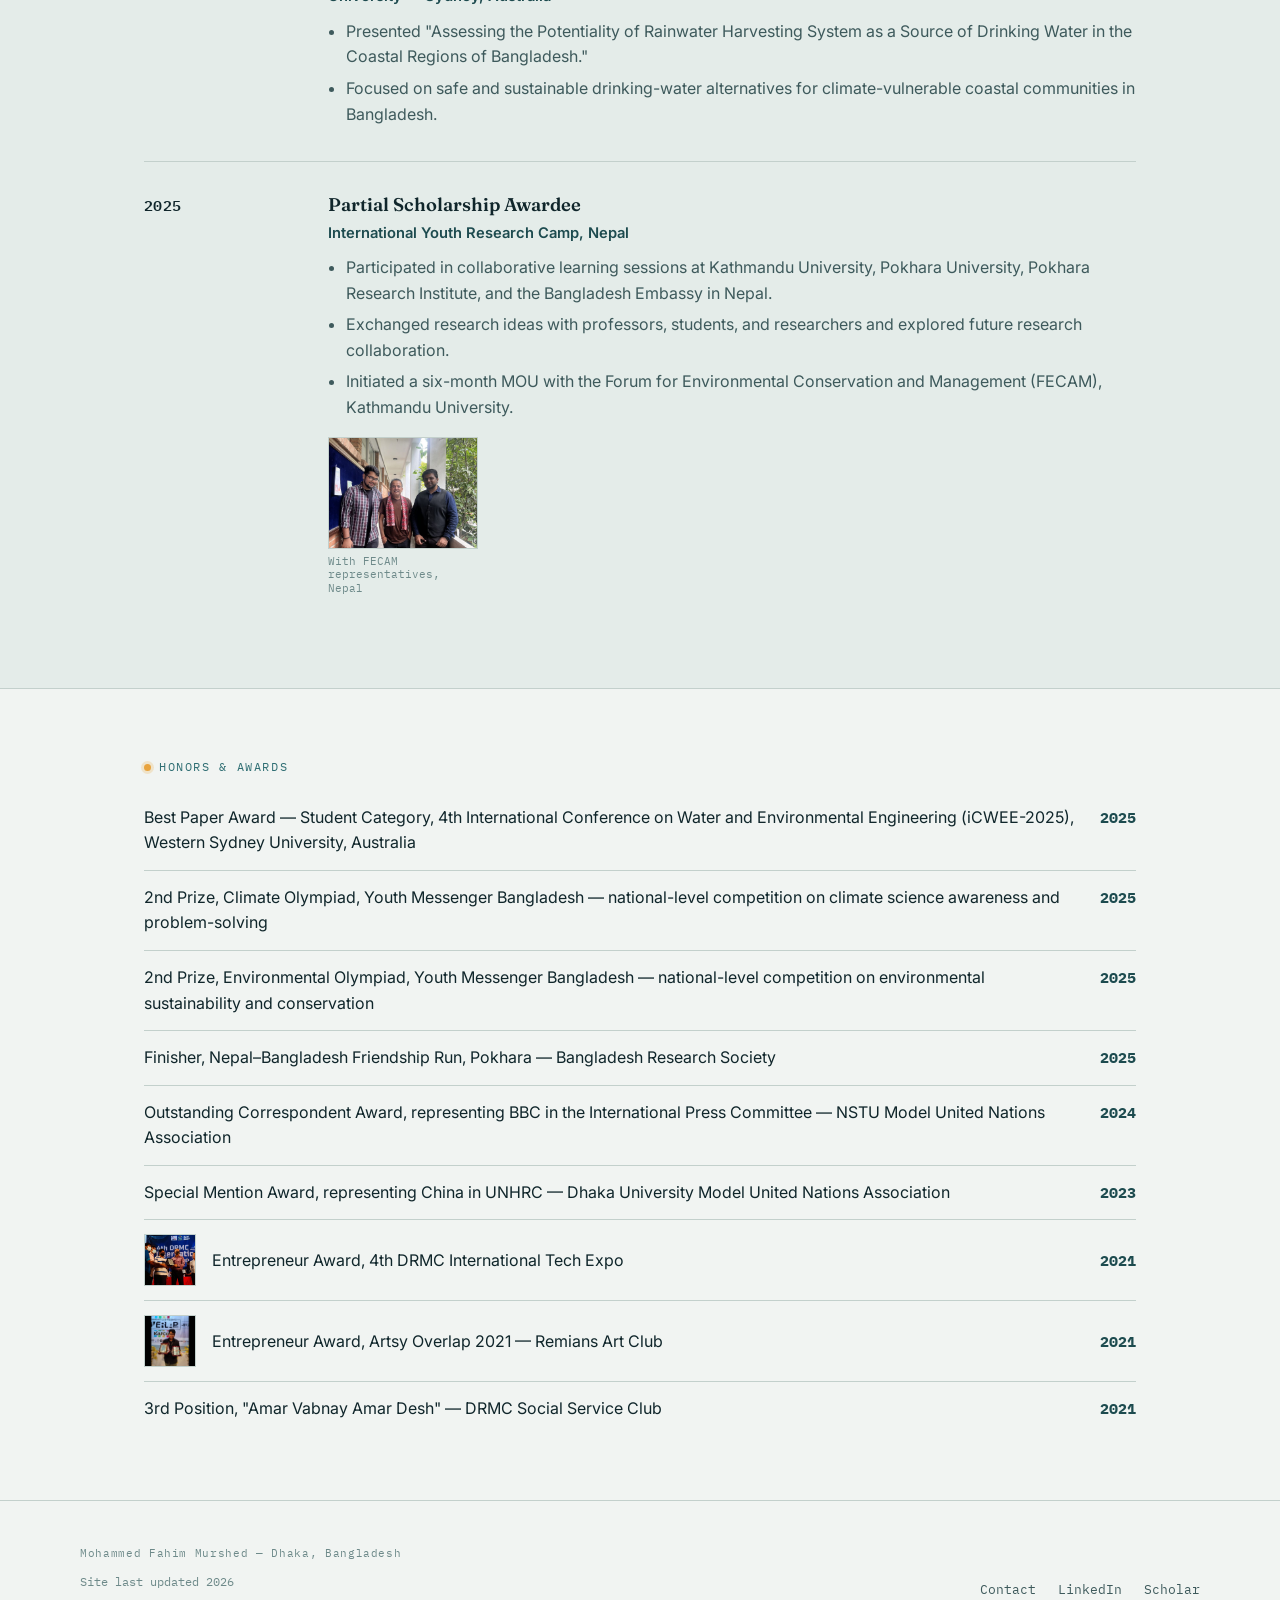
<file: leadership/index.html>
<!DOCTYPE html>
<html lang="en">
<head>
<meta charset="UTF-8">
<meta name="viewport" content="width=device-width, initial-scale=1.0">
<title>Leadership &amp; Outreach — Mohammed Fahim Murshed</title>
<meta name="description" content="Leadership, teaching, conference presentations, and honors of Mohammed Fahim Murshed, including Uplift Probe, iCWEE-2025 Best Paper Award, and HISA Youth Dialogue 2026.">
<link rel="preconnect" href="https://fonts.googleapis.com">
<link rel="preconnect" href="https://fonts.gstatic.com" crossorigin>
<link href="https://fonts.googleapis.com/css2?family=Fraunces:opsz,wght@9..144,400;9..144,560;9..144,650&family=Inter:wght@400;500;600;700&family=IBM+Plex+Mono:wght@400;500&display=swap" rel="stylesheet">
<link rel="stylesheet" href="/css/style.css">
</head>
<body>
<a class="skip-link" href="#main">Skip to content</a>

<header class="site">
  <div class="nav-row">
    <a class="brand" href="/">Fahim <span>Murshed</span></a>
    <nav class="links" aria-label="Primary">
      <a href="/">Home</a>
      <a href="/about/">About</a>
      <a href="/research/">Research</a>
      <a href="/publications/">Publications</a>
      <a href="/leadership/">Leadership &amp; Outreach</a>
      <a href="/features/">Features</a>
      <a href="/contact/">Contact</a>
    </nav>
    <button class="nav-toggle" aria-label="Toggle menu" aria-expanded="false"><span></span></button>
  </div>
</header>

<main id="main">

  <section class="page-head container">
    <p class="eyebrow">Leadership &amp; Outreach</p>
    <h1>Beyond the lab</h1>
    <p>Organisation-building, teaching, and international engagement that run alongside the research.</p>
  </section>

  <section class="section">
    <div class="container">
      <p class="eyebrow">Leadership &amp; organisational experience</p>

      <div class="entry reveal">
        <div class="when">Jun 2025 – Present</div>
        <div>
          <div class="entry-head"><img class="org-logo" src="/assets/logos/uplift-probe.png" alt="Uplift Probe logo"><div class="role">Founder &amp; Executive Director</div></div>
          <div class="org">Uplift Probe, Dhaka</div>
          <ul>
            <li>Founded a research-driven academic institution and currently coordinate work on several review papers.</li>
            <li>Represented the institution in Nepal and developed academic connections for future collaboration.</li>
            <li>Signed a six-month MOU with FECAM, Kathmandu University, and co-hosted a World Environment Day 2025 webinar.</li>
            <li>Guides 10 Research Associates and 8 Organisers.</li>
          </ul>
          <div class="entry-photos">
            <figure><img src="/assets/photos/uplift-probe-workshop.jpg" alt="Leading a research-skills workshop for Uplift Probe"><figcaption>Leading a research-skills workshop</figcaption></figure>
            <figure><img src="/assets/photos/nepal-fecam.jpg" alt="Meeting FECAM representatives in Nepal"><figcaption>With FECAM representatives, Nepal</figcaption></figure>
          </div>
        </div>
      </div>

      <div class="entry reveal">
        <div class="when">Jan 2021 – Present</div>
        <div>
          <div class="entry-head"><img class="org-logo" src="/assets/logos/evolution-of-youth.png" alt="Evolution of Youth logo"><div class="role">Founder &amp; President</div></div>
          <div class="org">Evolution of Youth, Dhaka</div>
          <ul>
            <li>Founded a youth platform focused on skill development, creativity, and support for people living below the poverty line.</li>
            <li>Led 13 successful events and social service initiatives, including high-reach campaigns and crisis-response fundraising.</li>
            <li>Built domestic and international networks, including connections in Europe, to support funding and outreach.</li>
            <li>Represented the organisation in radio and talk-show discussions to motivate youth engagement.</li>
          </ul>
          <div class="entry-photos">
            <figure><img src="/assets/photos/eoy-blanket-drive.jpg" alt="Distributing blankets through EOY's Ushno Onil drive"><figcaption>Ushno Onil winter blanket drive</figcaption></figure>
            <figure><img src="/assets/photos/eoy-radio.jpg" alt="Representing Evolution of Youth on Spice FM 96.4"><figcaption>On air, Spice FM 96.4</figcaption></figure>
            <figure><img src="/assets/photos/eoy-leedo.jpg" alt="Celebrating with children at LEEDO"><figcaption>Celebrating with children, LEEDO</figcaption></figure>
            <figure><img src="/assets/photos/eoy-iba-workshop.jpg" alt="Running a workshop at DU IBA for EOY"><figcaption>Workshop at DU IBA</figcaption></figure>
            <figure><img src="/assets/photos/eoy-honouring-volunteers.jpg" alt="Honouring Evolution of Youth's volunteers"><figcaption>Honouring EOY's volunteers</figcaption></figure>
            <figure><img src="/assets/photos/eoy-anniversary-speaking.jpg" alt="Speaking at EOY's one-year anniversary programme"><figcaption>EOY's one-year anniversary</figcaption></figure>
          </div>
        </div>
      </div>

      <div class="entry reveal">
        <div class="when">Apr 2021 – Present</div>
        <div>
          <div class="entry-head"><img class="org-logo" src="/assets/logos/project-evolved-bangladesh.png" alt="Project Evolved Bangladesh logo"><div class="role">Founder</div></div>
          <div class="org">Project Evolved Bangladesh, Dhaka</div>
          <ul>
            <li>Founded a social initiative advocating for the rights and well-being of people living below the poverty line.</li>
            <li>Led research activities and charity events aligned with poverty alleviation and community support.</li>
            <li>Linked social entrepreneurship initiatives with charitable funding for organisational activities.</li>
          </ul>
          <div class="entry-photos">
            <figure><img src="/assets/photos/peb-covid-safety.jpg" alt="A PEB mask-distribution recipient during the pandemic"><figcaption>Mask distribution during the pandemic</figcaption></figure>
          </div>
        </div>
      </div>

      <div class="entry reveal">
        <div class="when">Jul 2021 – Present</div>
        <div>
          <div class="entry-head">
            <span style="background:var(--ink); padding:6px 12px; border-radius:5px; display:inline-flex; align-items:center;">
              <img src="/assets/logos/the-next-update.png" alt="The Next Update logo" style="height:24px; width:auto; display:block;">
            </span>
            <div class="role">Founder</div>
          </div>
          <div class="org">The Next Update, Dhaka</div>
          <ul>
            <li>Founded a media and news initiative under Project Evolved Bangladesh, now followed by over 6,800 people.</li>
            <li>Publishes current-affairs and youth-relevant coverage under the tagline "An ocean in a drop."</li>
          </ul>
        </div>
      </div>

      <div class="entry reveal">
        <div class="when">Apr 2023 – Present</div>
        <div>
          <div class="entry-head"><img class="org-logo" src="/assets/logos/dumuna.png" alt="DUNMUNA logo"><div class="role">Deputy Director, Team Strategic Outreach</div></div>
          <div class="org">Dhaka University National Model United Nations Association (DUNMUNA)</div>
          <ul>
            <li>Contributed to DUNMUN 2023 and DUNMUN 2024, among Southeast Asia's largest MUN conferences.</li>
            <li>Served as Conference Officer for DUNMUN 2023 and Deputy Director for Strategic Outreach at DUNMUN 2024.</li>
            <li>Collaborated with senior officials from Bangladesh and abroad and contributed to academic programming.</li>
          </ul>
          <div class="entry-photos">
            <figure><img src="/assets/photos/dumuna-conclave.jpg" alt="Speaking at the DU Diplomatic Conclave 2023"><figcaption>DU Diplomatic Conclave 2023</figcaption></figure>
          </div>
        </div>
      </div>

      <div class="entry reveal">
        <div class="when">Jan 2019 – Jun 2022</div>
        <div>
          <div class="entry-head"><img class="org-logo" src="/assets/logos/drmcmuna.jpg" alt="DRMCMUNA logo" style="border-radius:6px;"><div class="role">Founder; Secretary of Marketing &amp; Finance</div></div>
          <div class="org">Dhaka Residential Model College Model United Nations Association (DRMCMUNA)</div>
          <ul>
            <li>Founded and introduced Model United Nations activities to students, training participants in delegate skills and UN procedures.</li>
            <li>Organised DRMCMUN 2022, the first Model United Nations conference at Dhaka Residential Model College.</li>
            <li>Hosted multiple mock MUNs, including a national mock MUN with delegates from across Bangladesh.</li>
          </ul>
          <div class="entry-photos">
            <figure><img src="/assets/photos/drmcmun-podium.jpg" alt="On stage at DRMCMUN 2022"><figcaption>On stage at DRMCMUN 2022</figcaption></figure>
          </div>
        </div>
      </div>
    </div>
  </section>

  <section class="section panel">
    <div class="container">
      <p class="eyebrow">Teaching experience</p>

      <div class="entry reveal">
        <div class="when">Jan 2022 – Jun 2025</div>
        <div>
          <div class="role">Spoken English Instructor</div>
          <div class="org">SHAFIN'S, Dhaka</div>
          <ul>
            <li>Taught spoken English and grammar to diverse student groups across multiple batches.</li>
            <li>Taught more than 2,000 students and supported 500+ students in preparing for and passing the A1 exam.</li>
          </ul>
          <div class="entry-photos">
            <figure><img src="/assets/photos/teaching-shafins.jpg" alt="With one of my Advanced Spoken English batches"><figcaption>With an Advanced Spoken English batch</figcaption></figure>
          </div>
        </div>
      </div>

      <div class="entry reveal">
        <div class="when">Jun 2025 – Present</div>
        <div>
          <div class="entry-head"><img class="org-logo" src="/assets/logos/wellspoken.png" alt="WellSpoken logo"><div class="role">Founder</div></div>
          <div class="org">WellSpoken, Dhaka</div>
          <ul>
            <li>Founded an English language coaching platform offering personalised instruction for beginners and advanced learners.</li>
            <li>Draws on 3.5 years of teaching experience to offer tailored lessons for students in Bangladesh and abroad.</li>
          </ul>
        </div>
      </div>
    </div>
  </section>

  <section class="section">
    <div class="container">
      <p class="eyebrow">Social entrepreneurship</p>
      <div class="grid-2">
        <div class="card reveal">
          <img class="card-logo" src="/assets/logos/paybliss.png" alt="PayBliss logo">
          <h3>PayBliss</h3>
          <p class="tag">Founder &amp; CEO · Apr 2022 – Present</p>
          <p>An online clothing shop directing a portion of profits to the well-being fund of Project Evolved Bangladesh.</p>
        </div>
        <div class="card reveal">
          <img class="card-logo" src="/assets/logos/paybliss-stationery.png" alt="PayBliss Stationery logo">
          <h3>PayBliss Stationery</h3>
          <p class="tag">Founder &amp; CEO · Apr 2022 – Present</p>
          <p>An online stationery platform focused on affordable, accessible items, with revenue directed toward Project Evolved Bangladesh's charity initiatives.</p>
        </div>
      </div>
    </div>
  </section>

  <section class="section panel">
    <div class="container">
      <p class="eyebrow">Conferences &amp; international engagement</p>

      <div class="entry reveal">
        <div class="when">2026</div>
        <div>
          <div class="role">International Delegate</div>
          <div class="org">HISA Youth Dialogue 2026, Headway Institute of Strategic Alliance — Sydney, Australia</div>
          <ul>
            <li>Represented youth interests in global dialogue on community-led development and environmental governance.</li>
            <li>Networked with international researchers and policymakers to connect grassroots research with global policy frameworks.</li>
            <li>Facilitated collaborative sessions on innovation, leadership, and regional challenges in climate-vulnerable nations.</li>
          </ul>
        </div>
      </div>

      <div class="entry reveal">
        <div class="when">2025</div>
        <div>
          <div class="role">Presenter &amp; Best Paper Awardee — Student Category</div>
          <div class="org">4th International Conference on Water and Environmental Engineering (iCWEE-2025), Western Sydney University — Sydney, Australia</div>
          <ul>
            <li>Presented "Assessing the Potentiality of Rainwater Harvesting System as a Source of Drinking Water in the Coastal Regions of Bangladesh."</li>
            <li>Focused on safe and sustainable drinking-water alternatives for climate-vulnerable coastal communities in Bangladesh.</li>
          </ul>
        </div>
      </div>

      <div class="entry reveal">
        <div class="when">2025</div>
        <div>
          <div class="role">Partial Scholarship Awardee</div>
          <div class="org">International Youth Research Camp, Nepal</div>
          <ul>
            <li>Participated in collaborative learning sessions at Kathmandu University, Pokhara University, Pokhara Research Institute, and the Bangladesh Embassy in Nepal.</li>
            <li>Exchanged research ideas with professors, students, and researchers and explored future research collaboration.</li>
            <li>Initiated a six-month MOU with the Forum for Environmental Conservation and Management (FECAM), Kathmandu University.</li>
          </ul>
          <div class="entry-photos">
            <figure><img src="/assets/photos/nepal-fecam.jpg" alt="Meeting FECAM representatives in Nepal"><figcaption>With FECAM representatives, Nepal</figcaption></figure>
          </div>
        </div>
      </div>
    </div>
  </section>

  <section class="section">
    <div class="container">
      <p class="eyebrow">Honors &amp; awards</p>
      <ul class="honors reveal">
        <li><span>Best Paper Award — Student Category, 4th International Conference on Water and Environmental Engineering (iCWEE-2025), Western Sydney University, Australia</span><span class="yr">2025</span></li>
        <li><span>2nd Prize, Climate Olympiad, Youth Messenger Bangladesh — national-level competition on climate science awareness and problem-solving</span><span class="yr">2025</span></li>
        <li><span>2nd Prize, Environmental Olympiad, Youth Messenger Bangladesh — national-level competition on environmental sustainability and conservation</span><span class="yr">2025</span></li>
        <li><span>Finisher, Nepal–Bangladesh Friendship Run, Pokhara — Bangladesh Research Society</span><span class="yr">2025</span></li>
        <li><span>Outstanding Correspondent Award, representing BBC in the International Press Committee — NSTU Model United Nations Association</span><span class="yr">2024</span></li>
        <li><span>Special Mention Award, representing China in UNHRC — Dhaka University Model United Nations Association</span><span class="yr">2023</span></li>
        <li class="with-photo"><img src="/assets/photos/award-drmc-techexpo.jpg" alt="Receiving the DRMC Tech Expo award"><span>Entrepreneur Award, 4th DRMC International Tech Expo</span><span class="yr">2021</span></li>
        <li class="with-photo"><img src="/assets/photos/award-artsy-overlap.jpg" alt="Receiving the Artsy Overlap award"><span>Entrepreneur Award, Artsy Overlap 2021 — Remians Art Club</span><span class="yr">2021</span></li>
        <li><span>3rd Position, "Amar Vabnay Amar Desh" — DRMC Social Service Club</span><span class="yr">2021</span></li>
      </ul>
    </div>
  </section>

</main>

<footer class="site">
  <div class="footer-row">
    <div>
      <p class="tag">Mohammed Fahim Murshed — Dhaka, Bangladesh</p>
      <p class="footer-fine">Site last updated 2026</p>
    </div>
    <div class="footer-links">
      <a class="icon-link" href="/contact/">Contact</a>
      <a class="icon-link" href="https://www.linkedin.com/in/fahim65200/" target="_blank" rel="noopener">LinkedIn</a>
      <a class="icon-link" href="https://scholar.google.com/citations?user=b2L1g1sAAAAJ&hl=en&oi=ao" target="_blank" rel="noopener">Scholar</a>
    </div>
  </div>
</footer>

<script src="/js/main.js"></script>
</body>
</html>
</file>
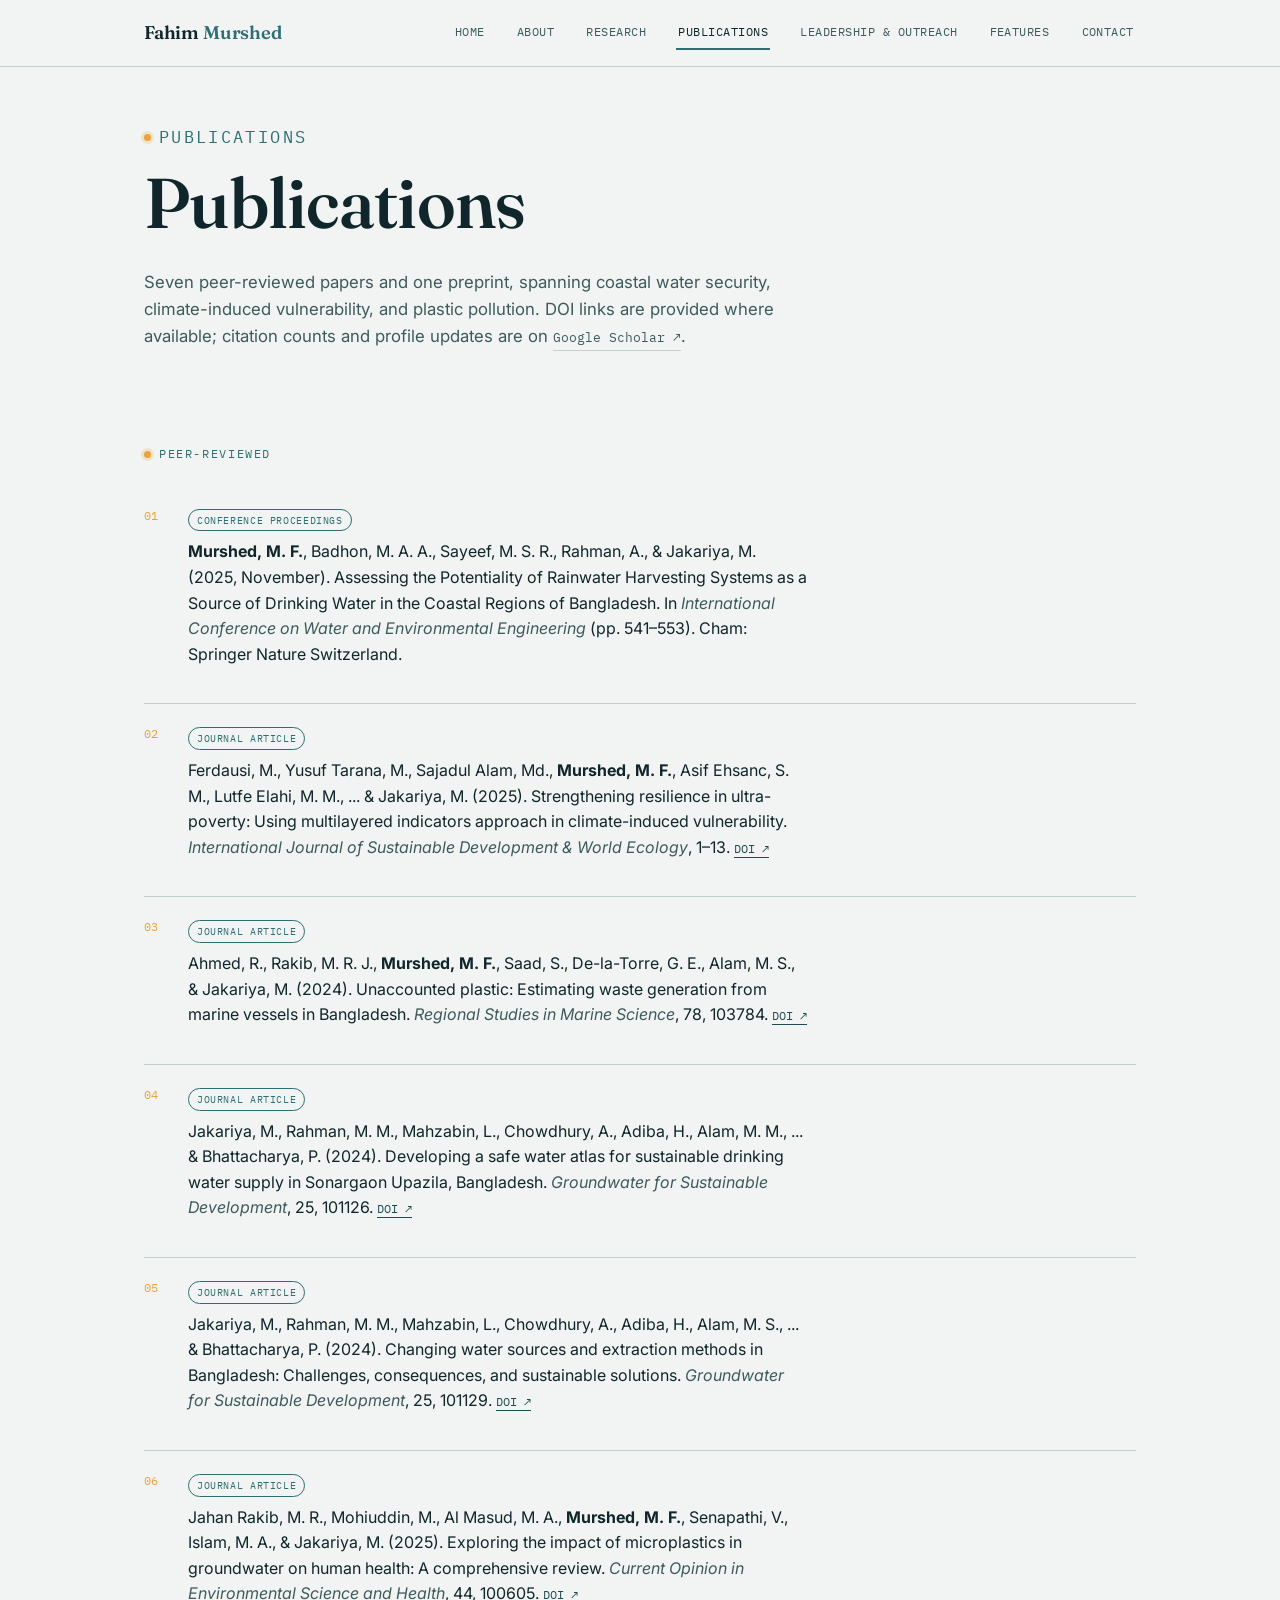
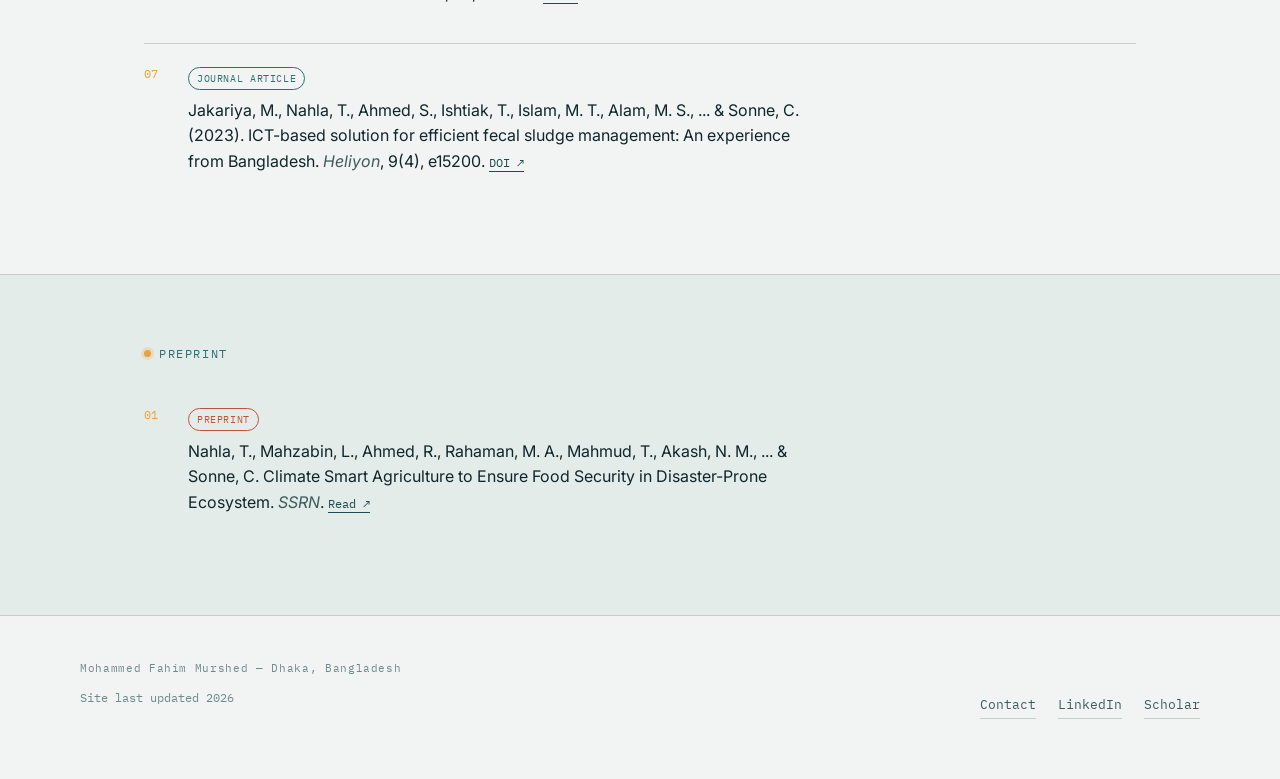
<file: publications/index.html>
<!DOCTYPE html>
<html lang="en">
<head>
<meta charset="UTF-8">
<meta name="viewport" content="width=device-width, initial-scale=1.0">
<title>Publications — Mohammed Fahim Murshed</title>
<meta name="description" content="Peer-reviewed publications and preprints by Mohammed Fahim Murshed on water security, climate vulnerability, and plastic pollution in Bangladesh.">
<link rel="preconnect" href="https://fonts.googleapis.com">
<link rel="preconnect" href="https://fonts.gstatic.com" crossorigin>
<link href="https://fonts.googleapis.com/css2?family=Fraunces:opsz,wght@9..144,400;9..144,560;9..144,650&family=Inter:wght@400;500;600;700&family=IBM+Plex+Mono:wght@400;500&display=swap" rel="stylesheet">
<link rel="stylesheet" href="/css/style.css">
</head>
<body>
<a class="skip-link" href="#main">Skip to content</a>

<header class="site">
  <div class="nav-row">
    <a class="brand" href="/">Fahim <span>Murshed</span></a>
    <nav class="links" aria-label="Primary">
      <a href="/">Home</a>
      <a href="/about/">About</a>
      <a href="/research/">Research</a>
      <a href="/publications/">Publications</a>
      <a href="/leadership/">Leadership &amp; Outreach</a>
      <a href="/features/">Features</a>
      <a href="/contact/">Contact</a>
    </nav>
    <button class="nav-toggle" aria-label="Toggle menu" aria-expanded="false"><span></span></button>
  </div>
</header>

<main id="main">

  <section class="page-head container">
    <p class="eyebrow">Publications</p>
    <h1>Publications</h1>
    <p>Seven peer-reviewed papers and one preprint, spanning coastal water security, climate-induced vulnerability, and plastic pollution. DOI links are provided where available; citation counts and profile updates are on <a class="icon-link" style="display:inline-flex" href="https://scholar.google.com/citations?user=b2L1g1sAAAAJ&hl=en&oi=ao" target="_blank" rel="noopener">Google Scholar ↗</a>.</p>
  </section>

  <section class="section">
    <div class="container">
      <p class="eyebrow">Peer-reviewed</p>
      <div class="pub-list">

        <div class="pub reveal">
          <span class="kind">Conference proceedings</span>
          <p class="cite"><b>Murshed, M. F.</b>, Badhon, M. A. A., Sayeef, M. S. R., Rahman, A., &amp; Jakariya, M. (2025, November). Assessing the Potentiality of Rainwater Harvesting Systems as a Source of Drinking Water in the Coastal Regions of Bangladesh. In <span class="venue">International Conference on Water and Environmental Engineering</span> (pp. 541–553). Cham: Springer Nature Switzerland.</p>
        </div>

        <div class="pub reveal">
          <span class="kind">Journal article</span>
          <p class="cite">Ferdausi, M., Yusuf Tarana, M., Sajadul Alam, Md., <b>Murshed, M. F.</b>, Asif Ehsanc, S. M., Lutfe Elahi, M. M., ... &amp; Jakariya, M. (2025). Strengthening resilience in ultra-poverty: Using multilayered indicators approach in climate-induced vulnerability. <span class="venue">International Journal of Sustainable Development &amp; World Ecology</span>, 1–13. <a class="doi-link" href="https://doi.org/10.1080/13504509.2025.2590759" target="_blank" rel="noopener">DOI ↗</a></p>
        </div>

        <div class="pub reveal">
          <span class="kind">Journal article</span>
          <p class="cite">Ahmed, R., Rakib, M. R. J., <b>Murshed, M. F.</b>, Saad, S., De-la-Torre, G. E., Alam, M. S., &amp; Jakariya, M. (2024). Unaccounted plastic: Estimating waste generation from marine vessels in Bangladesh. <span class="venue">Regional Studies in Marine Science</span>, 78, 103784. <a class="doi-link" href="https://doi.org/10.1016/j.rsma.2024.103784" target="_blank" rel="noopener">DOI ↗</a></p>
        </div>

        <div class="pub reveal">
          <span class="kind">Journal article</span>
          <p class="cite">Jakariya, M., Rahman, M. M., Mahzabin, L., Chowdhury, A., Adiba, H., Alam, M. M., ... &amp; Bhattacharya, P. (2024). Developing a safe water atlas for sustainable drinking water supply in Sonargaon Upazila, Bangladesh. <span class="venue">Groundwater for Sustainable Development</span>, 25, 101126. <a class="doi-link" href="https://doi.org/10.1016/j.gsd.2024.101126" target="_blank" rel="noopener">DOI ↗</a></p>
        </div>

        <div class="pub reveal">
          <span class="kind">Journal article</span>
          <p class="cite">Jakariya, M., Rahman, M. M., Mahzabin, L., Chowdhury, A., Adiba, H., Alam, M. S., ... &amp; Bhattacharya, P. (2024). Changing water sources and extraction methods in Bangladesh: Challenges, consequences, and sustainable solutions. <span class="venue">Groundwater for Sustainable Development</span>, 25, 101129. <a class="doi-link" href="https://doi.org/10.1016/j.gsd.2024.101129" target="_blank" rel="noopener">DOI ↗</a></p>
        </div>

        <div class="pub reveal">
          <span class="kind">Journal article</span>
          <p class="cite">Jahan Rakib, M. R., Mohiuddin, M., Al Masud, M. A., <b>Murshed, M. F.</b>, Senapathi, V., Islam, M. A., &amp; Jakariya, M. (2025). Exploring the impact of microplastics in groundwater on human health: A comprehensive review. <span class="venue">Current Opinion in Environmental Science and Health</span>, 44, 100605. <a class="doi-link" href="https://doi.org/10.1016/j.coesh.2025.100605" target="_blank" rel="noopener">DOI ↗</a></p>
        </div>

        <div class="pub reveal">
          <span class="kind">Journal article</span>
          <p class="cite">Jakariya, M., Nahla, T., Ahmed, S., Ishtiak, T., Islam, M. T., Alam, M. S., ... &amp; Sonne, C. (2023). ICT-based solution for efficient fecal sludge management: An experience from Bangladesh. <span class="venue">Heliyon</span>, 9(4), e15200. <a class="doi-link" href="https://doi.org/10.1016/j.heliyon.2023.e15200" target="_blank" rel="noopener">DOI ↗</a></p>
        </div>

      </div>
    </div>
  </section>

  <section class="section panel">
    <div class="container">
      <p class="eyebrow">Preprint</p>
      <div class="pub-list">
        <div class="pub reveal">
          <span class="kind preprint">Preprint</span>
          <p class="cite">Nahla, T., Mahzabin, L., Ahmed, R., Rahaman, M. A., Mahmud, T., Akash, N. M., ... &amp; Sonne, C. Climate Smart Agriculture to Ensure Food Security in Disaster-Prone Ecosystem. <span class="venue">SSRN</span>. <a class="doi-link" href="https://papers.ssrn.com/sol3/papers.cfm?abstract_id=4524692" target="_blank" rel="noopener">Read ↗</a></p>
        </div>
      </div>
    </div>
  </section>

</main>

<footer class="site">
  <div class="footer-row">
    <div>
      <p class="tag">Mohammed Fahim Murshed — Dhaka, Bangladesh</p>
      <p class="footer-fine">Site last updated 2026</p>
    </div>
    <div class="footer-links">
      <a class="icon-link" href="/contact/">Contact</a>
      <a class="icon-link" href="https://www.linkedin.com/in/fahim65200/" target="_blank" rel="noopener">LinkedIn</a>
      <a class="icon-link" href="https://scholar.google.com/citations?user=b2L1g1sAAAAJ&hl=en&oi=ao" target="_blank" rel="noopener">Scholar</a>
    </div>
  </div>
</footer>

<script src="/js/main.js"></script>
</body>
</html>
</file>
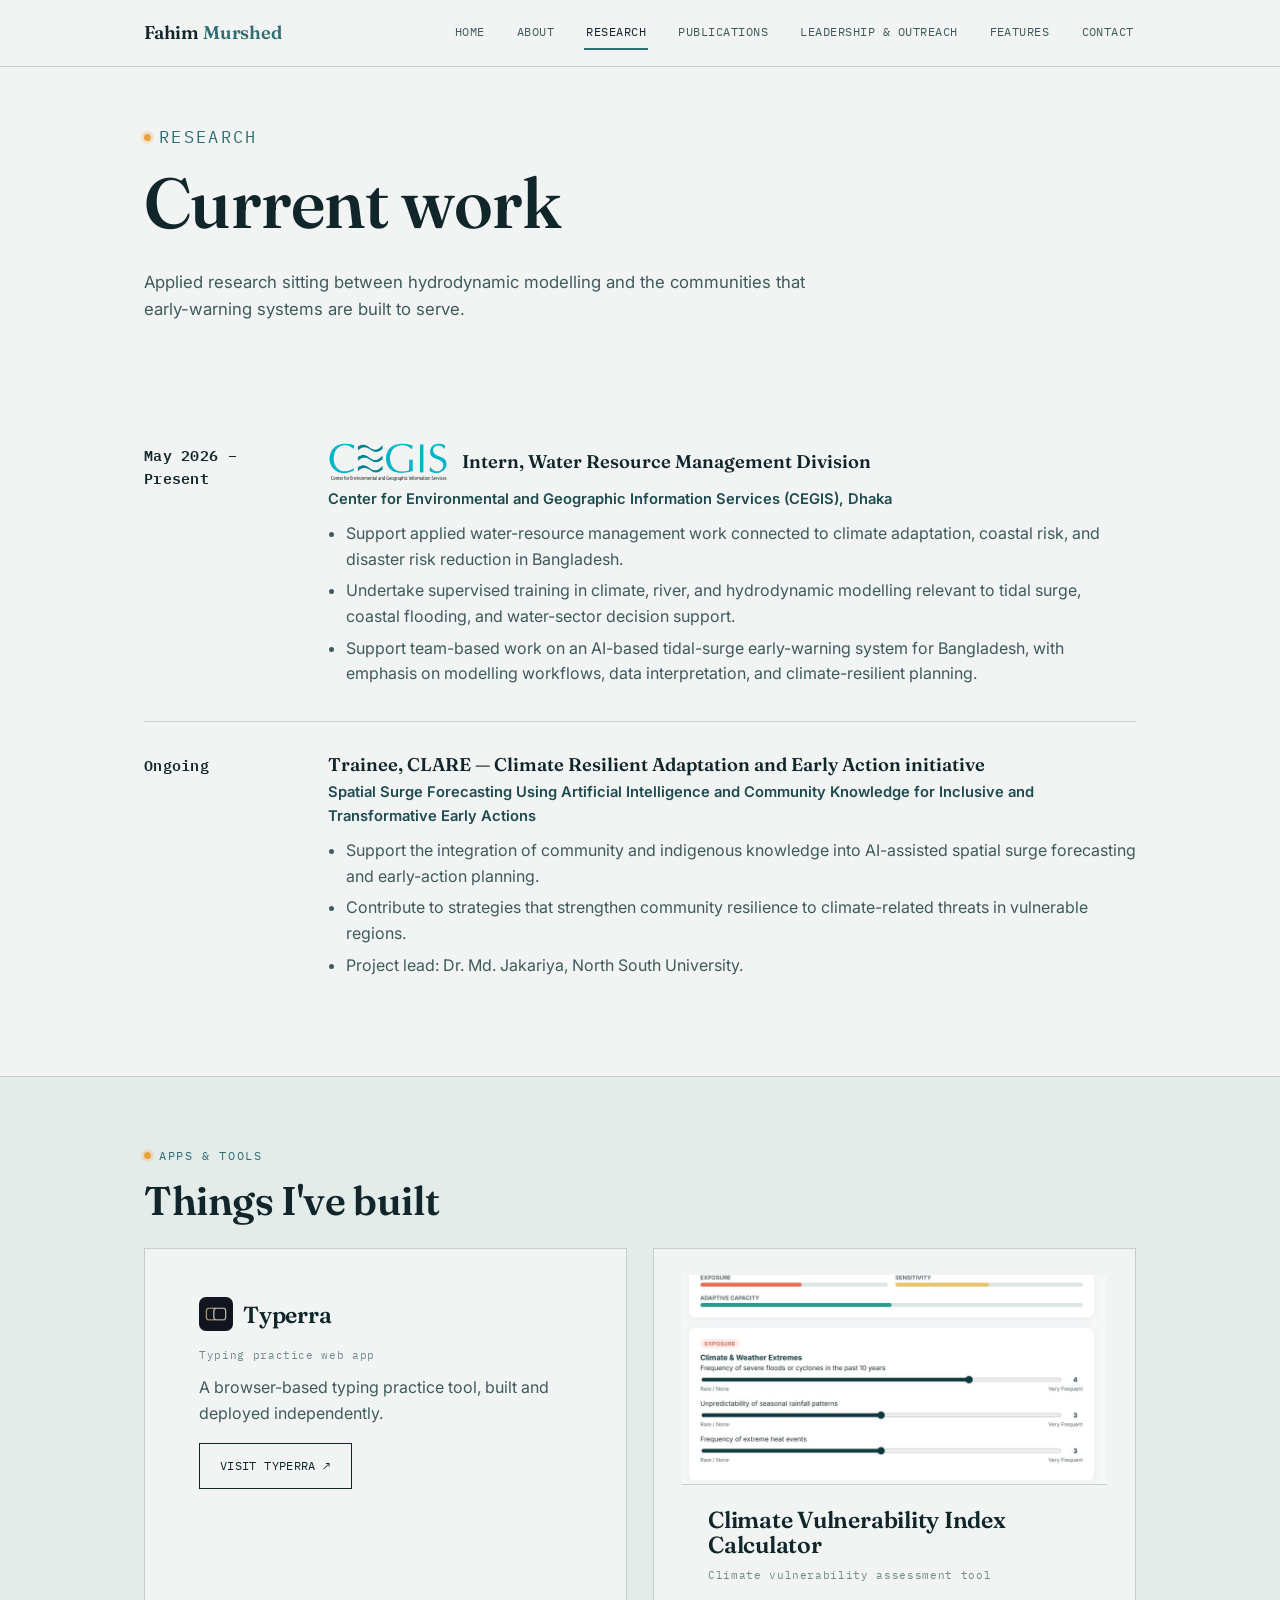
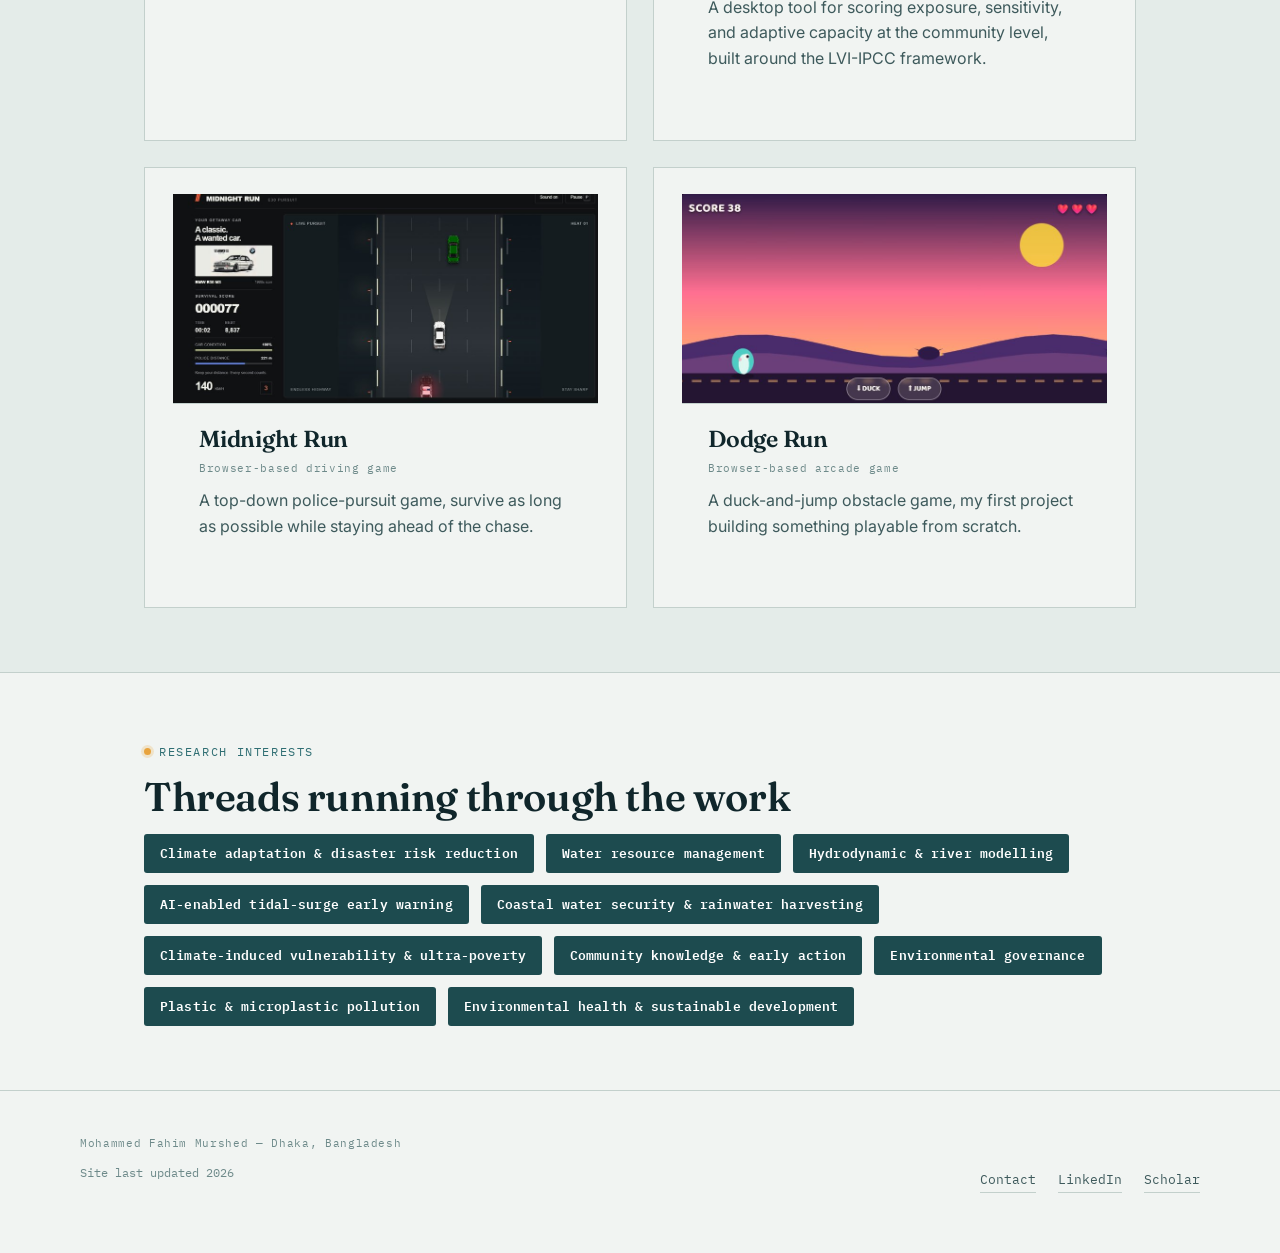
<file: research/index.html>
<!DOCTYPE html>
<html lang="en">
<head>
<meta charset="UTF-8">
<meta name="viewport" content="width=device-width, initial-scale=1.0">
<title>Research — Mohammed Fahim Murshed</title>
<meta name="description" content="Current research and internship work: AI-based tidal-surge early warning, hydrodynamic modelling, and community knowledge integration at CEGIS and CLARE.">
<link rel="preconnect" href="https://fonts.googleapis.com">
<link rel="preconnect" href="https://fonts.gstatic.com" crossorigin>
<link href="https://fonts.googleapis.com/css2?family=Fraunces:opsz,wght@9..144,400;9..144,560;9..144,650&family=Inter:wght@400;500;600;700&family=IBM+Plex+Mono:wght@400;500&display=swap" rel="stylesheet">
<link rel="stylesheet" href="/css/style.css">
</head>
<body>
<a class="skip-link" href="#main">Skip to content</a>

<header class="site">
  <div class="nav-row">
    <a class="brand" href="/">Fahim <span>Murshed</span></a>
    <nav class="links" aria-label="Primary">
      <a href="/">Home</a>
      <a href="/about/">About</a>
      <a href="/research/">Research</a>
      <a href="/publications/">Publications</a>
      <a href="/leadership/">Leadership &amp; Outreach</a>
      <a href="/features/">Features</a>
      <a href="/contact/">Contact</a>
    </nav>
    <button class="nav-toggle" aria-label="Toggle menu" aria-expanded="false"><span></span></button>
  </div>
</header>

<main id="main">

  <section class="page-head container">
    <p class="eyebrow">Research</p>
    <h1>Current work</h1>
    <p>Applied research sitting between hydrodynamic modelling and the communities that early-warning systems are built to serve.</p>
  </section>

  <section class="section">
    <div class="container">
      <div class="entry reveal">
        <div class="when">May 2026 – Present</div>
        <div>
          <div class="entry-head"><img class="org-logo" src="/assets/logos/cegis.png" alt="CEGIS logo"><div class="role">Intern, Water Resource Management Division</div></div>
          <div class="org">Center for Environmental and Geographic Information Services (CEGIS), Dhaka</div>
          <ul>
            <li>Support applied water-resource management work connected to climate adaptation, coastal risk, and disaster risk reduction in Bangladesh.</li>
            <li>Undertake supervised training in climate, river, and hydrodynamic modelling relevant to tidal surge, coastal flooding, and water-sector decision support.</li>
            <li>Support team-based work on an AI-based tidal-surge early-warning system for Bangladesh, with emphasis on modelling workflows, data interpretation, and climate-resilient planning.</li>
          </ul>
        </div>
      </div>

      <div class="entry reveal">
        <div class="when">Ongoing</div>
        <div>
          <div class="role">Trainee, CLARE — Climate Resilient Adaptation and Early Action initiative</div>
          <div class="org">Spatial Surge Forecasting Using Artificial Intelligence and Community Knowledge for Inclusive and Transformative Early Actions</div>
          <ul>
            <li>Support the integration of community and indigenous knowledge into AI-assisted spatial surge forecasting and early-action planning.</li>
            <li>Contribute to strategies that strengthen community resilience to climate-related threats in vulnerable regions.</li>
            <li>Project lead: Dr. Md. Jakariya, North South University.</li>
          </ul>
        </div>
      </div>
    </div>
  </section>

  <section class="section panel">
    <div class="container">
      <p class="eyebrow">Apps &amp; tools</p>
      <h2>Things I've built</h2>
      <div class="app-grid">

        <div class="card app-card reveal">
          <div class="meta">
            <div style="display:flex; align-items:center; gap:10px; margin-bottom:16px;">
              <img src="/assets/logos/typerra-icon.png" alt="Typerra logo" style="height:34px; width:34px; border-radius:7px; object-fit:contain;">
              <h3 style="margin:0;">Typerra</h3>
            </div>
            <p class="tag">Typing practice web app</p>
            <p>A browser-based typing practice tool, built and deployed independently.</p>
            <a class="btn" href="https://typerra.com/" target="_blank" rel="noopener">Visit Typerra ↗</a>
          </div>
        </div>

        <div class="card app-card reveal">
          <img class="app-thumb" src="/assets/apps/climate-vulnerability-calculator.jpg" alt="Climate Vulnerability Index Calculator interface">
          <div class="meta">
            <h3>Climate Vulnerability Index Calculator</h3>
            <p class="tag">Climate vulnerability assessment tool</p>
            <p>A desktop tool for scoring exposure, sensitivity, and adaptive capacity at the community level, built around the LVI-IPCC framework.</p>
          </div>
        </div>

        <div class="card app-card reveal">
          <img class="app-thumb" src="/assets/apps/midnight-run.jpg" alt="Midnight Run game interface">
          <div class="meta">
            <h3>Midnight Run</h3>
            <p class="tag">Browser-based driving game</p>
            <p>A top-down police-pursuit game, survive as long as possible while staying ahead of the chase.</p>
          </div>
        </div>

        <div class="card app-card reveal">
          <img class="app-thumb" src="/assets/apps/dodge-run.jpg" alt="Dodge Run game interface">
          <div class="meta">
            <h3>Dodge Run</h3>
            <p class="tag">Browser-based arcade game</p>
            <p>A duck-and-jump obstacle game, my first project building something playable from scratch.</p>
          </div>
        </div>

      </div>
    </div>
  </section>

  <section class="section">
    <div class="container">
      <p class="eyebrow">Research interests</p>
      <h2>Threads running through the work</h2>
      <div class="pill-row">
        <span class="pill">Climate adaptation &amp; disaster risk reduction</span>
        <span class="pill">Water resource management</span>
        <span class="pill">Hydrodynamic &amp; river modelling</span>
        <span class="pill">AI-enabled tidal-surge early warning</span>
        <span class="pill">Coastal water security &amp; rainwater harvesting</span>
        <span class="pill">Climate-induced vulnerability &amp; ultra-poverty</span>
        <span class="pill">Community knowledge &amp; early action</span>
        <span class="pill">Environmental governance</span>
        <span class="pill">Plastic &amp; microplastic pollution</span>
        <span class="pill">Environmental health &amp; sustainable development</span>
      </div>
    </div>
  </section>

</main>

<footer class="site">
  <div class="footer-row">
    <div>
      <p class="tag">Mohammed Fahim Murshed — Dhaka, Bangladesh</p>
      <p class="footer-fine">Site last updated 2026</p>
    </div>
    <div class="footer-links">
      <a class="icon-link" href="/contact/">Contact</a>
      <a class="icon-link" href="https://www.linkedin.com/in/fahim65200/" target="_blank" rel="noopener">LinkedIn</a>
      <a class="icon-link" href="https://scholar.google.com/citations?user=b2L1g1sAAAAJ&hl=en&oi=ao" target="_blank" rel="noopener">Scholar</a>
    </div>
  </div>
</footer>

<script src="/js/main.js"></script>
</body>
</html>
</file>
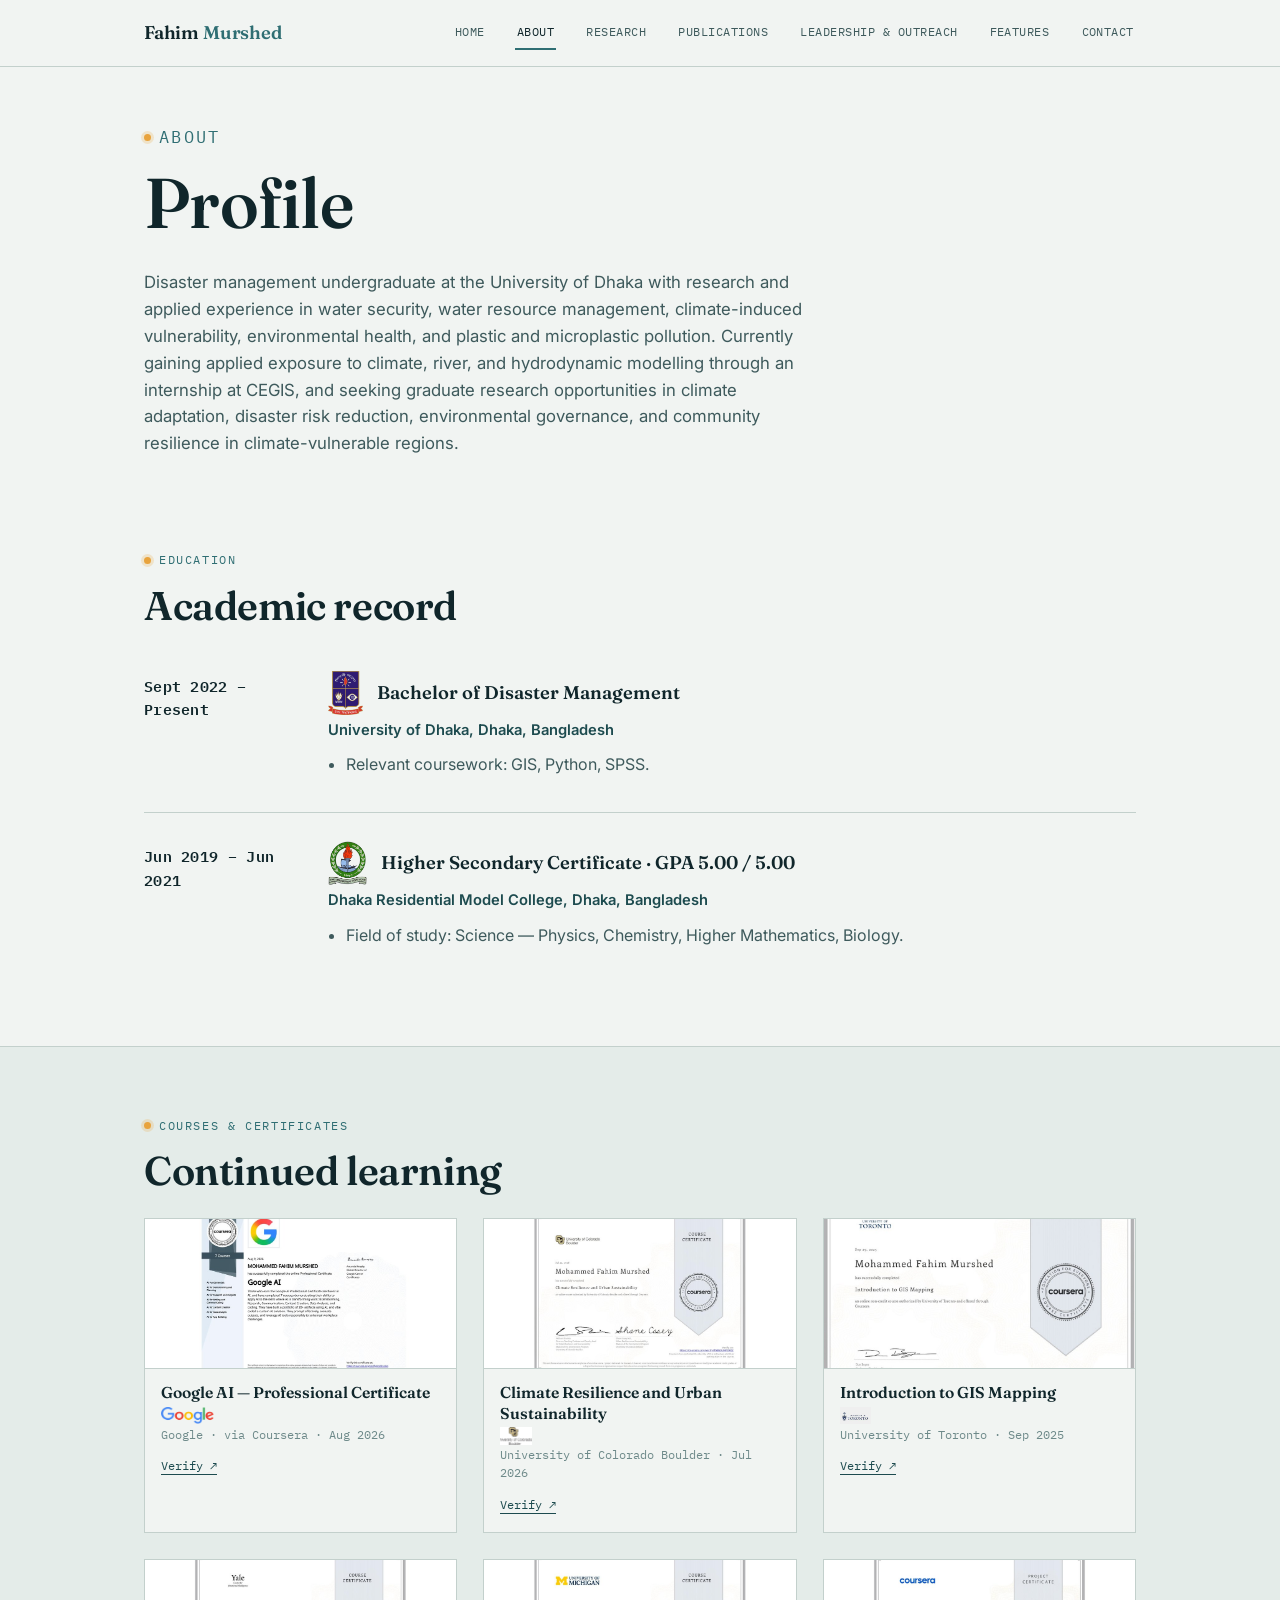
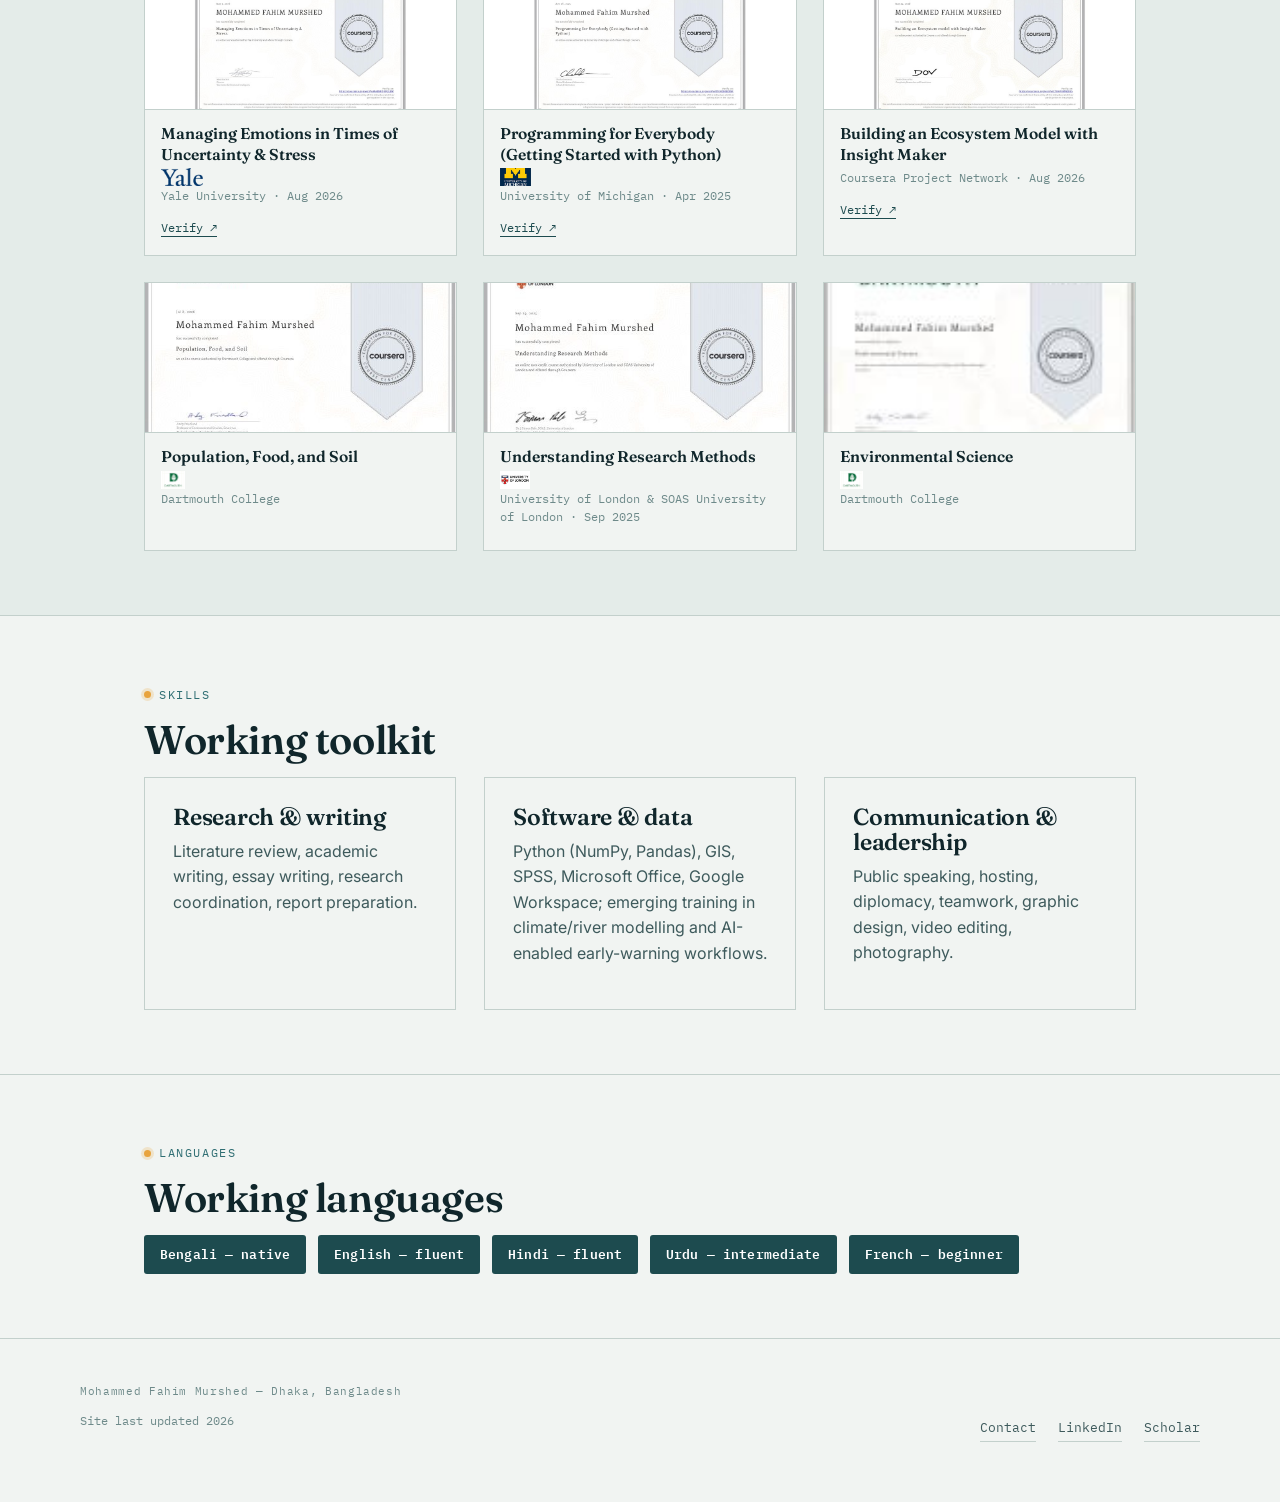
<file: about.html>
<!DOCTYPE html>
<html lang="en">
<head>
<meta charset="UTF-8">
<meta name="viewport" content="width=device-width, initial-scale=1.0">
<title>About — Mohammed Fahim Murshed</title>
<meta name="description" content="Academic profile, education, skills, and languages of Mohammed Fahim Murshed, Disaster Management undergraduate at the University of Dhaka.">
<link rel="preconnect" href="https://fonts.googleapis.com">
<link rel="preconnect" href="https://fonts.gstatic.com" crossorigin>
<link href="https://fonts.googleapis.com/css2?family=Fraunces:opsz,wght@9..144,400;9..144,560;9..144,650&family=Inter:wght@400;500;600;700&family=IBM+Plex+Mono:wght@400;500&display=swap" rel="stylesheet">
<link rel="stylesheet" href="css/style.css">
</head>
<body>
<a class="skip-link" href="#main">Skip to content</a>

<header class="site">
  <div class="nav-row">
    <a class="brand" href="index.html">Fahim <span>Murshed</span></a>
    <nav class="links" aria-label="Primary">
      <a href="index.html">Home</a>
      <a href="about.html">About</a>
      <a href="research.html">Research</a>
      <a href="publications.html">Publications</a>
      <a href="leadership.html">Leadership &amp; Outreach</a>
      <a href="features.html">Features</a>
      <a href="contact.html">Contact</a>
    </nav>
    <button class="nav-toggle" aria-label="Toggle menu" aria-expanded="false"><span></span></button>
  </div>
</header>

<main id="main">

  <section class="page-head container">
    <p class="eyebrow">About</p>
    <h1>Profile</h1>
    <p>Disaster management undergraduate at the University of Dhaka with research and applied experience in water security, water resource management, climate-induced vulnerability, environmental health, and plastic and microplastic pollution. Currently gaining applied exposure to climate, river, and hydrodynamic modelling through an internship at CEGIS, and seeking graduate research opportunities in climate adaptation, disaster risk reduction, environmental governance, and community resilience in climate-vulnerable regions.</p>
  </section>

  <section class="section">
    <div class="container">
      <p class="eyebrow">Education</p>
      <h2>Academic record</h2>

      <div class="entry reveal">
        <div class="when">Sept 2022 – Present</div>
        <div>
          <div class="entry-head"><img class="org-logo" src="assets/logos/dhaka-university.png" alt="University of Dhaka logo"><div class="role">Bachelor of Disaster Management</div></div>
          <div class="org">University of Dhaka, Dhaka, Bangladesh</div>
          <ul><li>Relevant coursework: GIS, Python, SPSS.</li></ul>
        </div>
      </div>

      <div class="entry reveal">
        <div class="when">Jun 2019 – Jun 2021</div>
        <div>
          <div class="entry-head"><img class="org-logo" src="assets/logos/drmc.png" alt="Dhaka Residential Model College logo"><div class="role">Higher Secondary Certificate · GPA 5.00 / 5.00</div></div>
          <div class="org">Dhaka Residential Model College, Dhaka, Bangladesh</div>
          <ul><li>Field of study: Science — Physics, Chemistry, Higher Mathematics, Biology.</li></ul>
        </div>
      </div>
    </div>
  </section>

  <section class="section panel">
    <div class="container">
      <p class="eyebrow">Courses &amp; certificates</p>
      <h2>Continued learning</h2>
      <div class="cert-grid">

        <a class="cert-card reveal" href="https://coursera.org/verify/professional-cert/HVDJ2ZMWSOSA" target="_blank" rel="noopener">
          <img class="cert-thumb" src="assets/certificates/cert-google-ai-professional.jpg" alt="Google AI Professional Certificate">
          <div class="meta">
            <div class="course">Google AI — Professional Certificate</div>
            <span class="issuer"><img class="cert-logo" src="assets/logos/google.png" alt="Google">Google · via Coursera · Aug 2026</span>
            <span class="verify">Verify ↗</span>
          </div>
        </a>

        <a class="cert-card reveal" href="https://coursera.org/verify/TNBSDUNPOK02" target="_blank" rel="noopener">
          <img class="cert-thumb" src="assets/certificates/cert-colorado-climate-resilience.jpg" alt="Climate Resilience and Urban Sustainability certificate">
          <div class="meta">
            <div class="course">Climate Resilience and Urban Sustainability</div>
            <span class="issuer"><img class="cert-logo" src="assets/logos/colorado-boulder.png" alt="University of Colorado Boulder">University of Colorado Boulder · Jul 2026</span>
            <span class="verify">Verify ↗</span>
          </div>
        </a>

        <a class="cert-card reveal" href="https://coursera.org/verify/FT1D6OQ2RB5S" target="_blank" rel="noopener">
          <img class="cert-thumb" src="assets/certificates/cert-toronto-gis.jpg" alt="Introduction to GIS Mapping certificate">
          <div class="meta">
            <div class="course">Introduction to GIS Mapping</div>
            <span class="issuer"><img class="cert-logo" src="assets/logos/toronto.png" alt="University of Toronto">University of Toronto · Sep 2025</span>
            <span class="verify">Verify ↗</span>
          </div>
        </a>

        <a class="cert-card reveal" href="https://coursera.org/verify/WAENPQXQ2LBW" target="_blank" rel="noopener">
          <img class="cert-thumb" src="assets/certificates/cert-yale-managing-emotions.jpg" alt="Managing Emotions in Times of Uncertainty and Stress certificate">
          <div class="meta">
            <div class="course">Managing Emotions in Times of Uncertainty &amp; Stress</div>
            <span class="issuer"><img class="cert-logo" src="assets/logos/yale.png" alt="Yale University">Yale University · Aug 2026</span>
            <span class="verify">Verify ↗</span>
          </div>
        </a>

        <a class="cert-card reveal" href="https://coursera.org/verify/R7KH2B0LD85F" target="_blank" rel="noopener">
          <img class="cert-thumb" src="assets/certificates/cert-michigan-python.jpg" alt="Programming for Everybody certificate">
          <div class="meta">
            <div class="course">Programming for Everybody (Getting Started with Python)</div>
            <span class="issuer"><img class="cert-logo" src="assets/logos/michigan.png" alt="University of Michigan">University of Michigan · Apr 2025</span>
            <span class="verify">Verify ↗</span>
          </div>
        </a>

        <a class="cert-card reveal" href="https://coursera.org/verify/C70HQ8MNE8U5" target="_blank" rel="noopener">
          <img class="cert-thumb" src="assets/certificates/cert-coursera-ecosystem-model.jpg" alt="Building an Ecosystem model with Insight Maker certificate">
          <div class="meta">
            <div class="course">Building an Ecosystem Model with Insight Maker</div>
            <span class="issuer">Coursera Project Network · Aug 2026</span>
            <span class="verify">Verify ↗</span>
          </div>
        </a>

        <div class="cert-card reveal">
          <img class="cert-thumb" src="assets/certificates/cert-dartmouth-population-food-soil.jpg" alt="Population, Food, and Soil certificate">
          <div class="meta">
            <div class="course">Population, Food, and Soil</div>
            <span class="issuer"><img class="cert-logo" src="assets/logos/dartmouth.png" alt="Dartmouth College">Dartmouth College</span>
          </div>
        </div>

        <div class="cert-card reveal">
          <img class="cert-thumb" src="assets/certificates/cert-soas-research-methods.jpg" alt="Understanding Research Methods certificate">
          <div class="meta">
            <div class="course">Understanding Research Methods</div>
            <span class="issuer"><img class="cert-logo" src="assets/logos/london.png" alt="University of London">University of London &amp; SOAS University of London · Sep 2025</span>
          </div>
        </div>

        <div class="cert-card reveal">
          <img class="cert-thumb" src="assets/certificates/cert-dartmouth-environmental-science.jpg" alt="Environmental Science certificate">
          <div class="meta">
            <div class="course">Environmental Science</div>
            <span class="issuer"><img class="cert-logo" src="assets/logos/dartmouth.png" alt="Dartmouth College">Dartmouth College</span>
          </div>
        </div>

      </div>
    </div>
  </section>

  <section class="section">
    <div class="container">
      <p class="eyebrow">Skills</p>
      <h2>Working toolkit</h2>
      <div class="grid-3">
        <div class="card reveal">
          <h3>Research &amp; writing</h3>
          <p>Literature review, academic writing, essay writing, research coordination, report preparation.</p>
        </div>
        <div class="card reveal">
          <h3>Software &amp; data</h3>
          <p>Python (NumPy, Pandas), GIS, SPSS, Microsoft Office, Google Workspace; emerging training in climate/river modelling and AI-enabled early-warning workflows.</p>
        </div>
        <div class="card reveal">
          <h3>Communication &amp; leadership</h3>
          <p>Public speaking, hosting, diplomacy, teamwork, graphic design, video editing, photography.</p>
        </div>
      </div>
    </div>
  </section>

  <section class="section">
    <div class="container">
      <p class="eyebrow">Languages</p>
      <h2>Working languages</h2>
      <div class="pill-row">
        <span class="pill">Bengali — native</span>
        <span class="pill">English — fluent</span>
        <span class="pill">Hindi — fluent</span>
        <span class="pill">Urdu — intermediate</span>
        <span class="pill">French — beginner</span>
      </div>
    </div>
  </section>

</main>

<footer class="site">
  <div class="footer-row">
    <div>
      <p class="tag">Mohammed Fahim Murshed — Dhaka, Bangladesh</p>
      <p class="footer-fine">Site last updated 2026</p>
    </div>
    <div class="footer-links">
      <a class="icon-link" href="contact.html">Contact</a>
      <a class="icon-link" href="https://www.linkedin.com/in/fahim65200/" target="_blank" rel="noopener">LinkedIn</a>
      <a class="icon-link" href="https://scholar.google.com/citations?user=b2L1g1sAAAAJ&hl=en&oi=ao" target="_blank" rel="noopener">Scholar</a>
    </div>
  </div>
</footer>

<script src="js/main.js"></script>
</body>
</html>
</file>
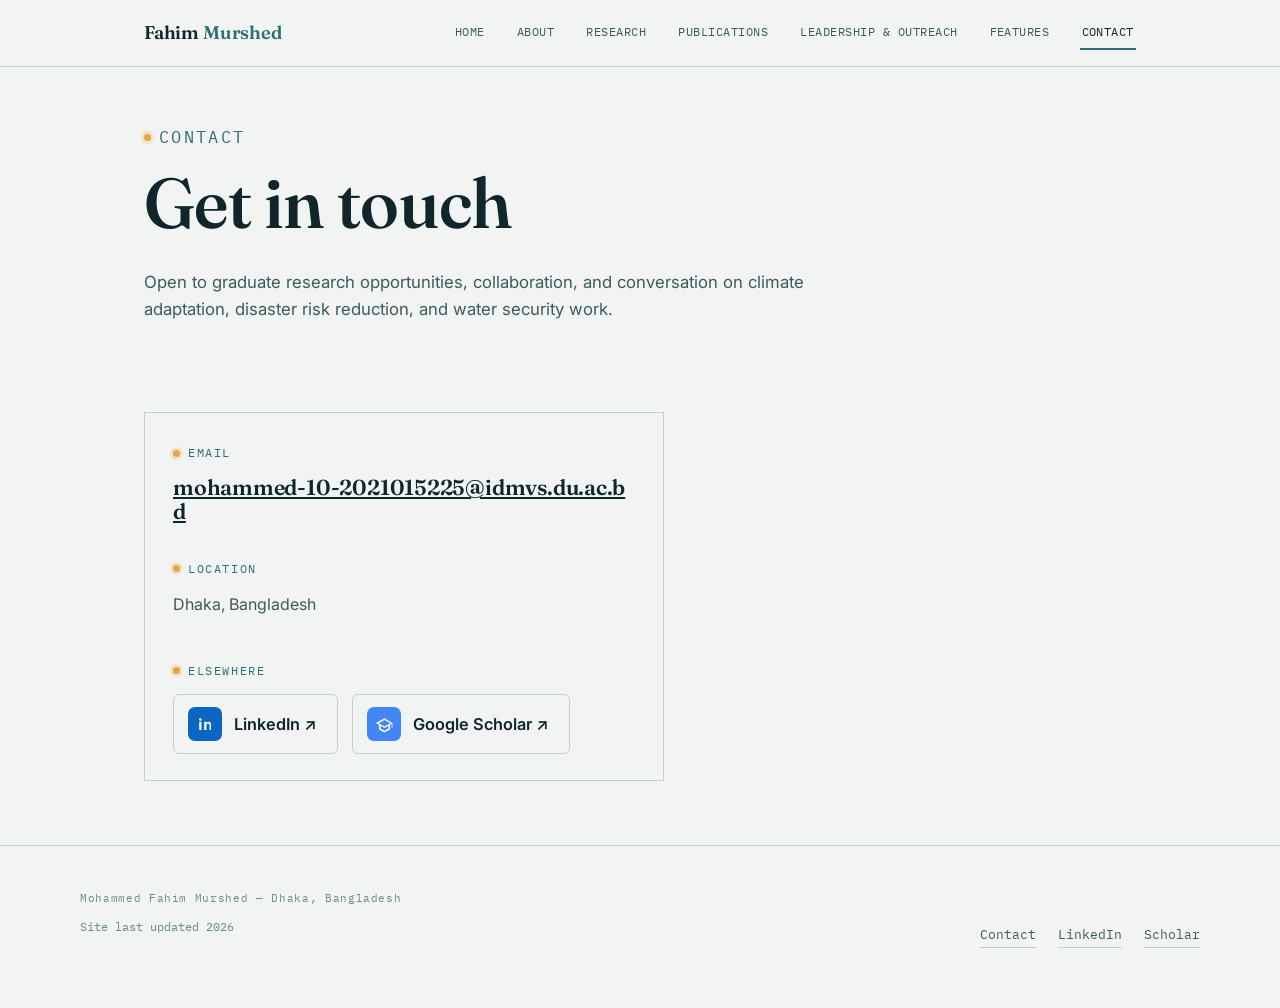
<file: contact.html>
<!DOCTYPE html>
<html lang="en">
<head>
<meta charset="UTF-8">
<meta name="viewport" content="width=device-width, initial-scale=1.0">
<title>Contact — Mohammed Fahim Murshed</title>
<meta name="description" content="Get in touch with Mohammed Fahim Murshed — Dhaka, Bangladesh.">
<link rel="preconnect" href="https://fonts.googleapis.com">
<link rel="preconnect" href="https://fonts.gstatic.com" crossorigin>
<link href="https://fonts.googleapis.com/css2?family=Fraunces:opsz,wght@9..144,400;9..144,560;9..144,650&family=Inter:wght@400;500;600;700&family=IBM+Plex+Mono:wght@400;500&display=swap" rel="stylesheet">
<link rel="stylesheet" href="css/style.css">
</head>
<body>
<a class="skip-link" href="#main">Skip to content</a>

<header class="site">
  <div class="nav-row">
    <a class="brand" href="index.html">Fahim <span>Murshed</span></a>
    <nav class="links" aria-label="Primary">
      <a href="index.html">Home</a>
      <a href="about.html">About</a>
      <a href="research.html">Research</a>
      <a href="publications.html">Publications</a>
      <a href="leadership.html">Leadership &amp; Outreach</a>
      <a href="features.html">Features</a>
      <a href="contact.html">Contact</a>
    </nav>
    <button class="nav-toggle" aria-label="Toggle menu" aria-expanded="false"><span></span></button>
  </div>
</header>

<main id="main">

  <section class="page-head container">
    <p class="eyebrow">Contact</p>
    <h1>Get in touch</h1>
    <p>Open to graduate research opportunities, collaboration, and conversation on climate adaptation, disaster risk reduction, and water security work.</p>
  </section>

  <section class="section">
    <div class="container">
      <div class="card reveal" style="max-width:520px;">
        <p class="eyebrow">Email</p>
        <h2 style="font-size:1.35rem; word-break:break-all;"><a href="mailto:mohammed-10-2021015225@idmvs.du.ac.bd">mohammed-10-2021015225@idmvs.du.ac.bd</a></h2>

        <p class="eyebrow" style="margin-top:28px;">Location</p>
        <p>Dhaka, Bangladesh</p>

        <p class="eyebrow" style="margin-top:28px;">Elsewhere</p>
        <div class="btn-row" style="margin-top:0;">
          <a class="social-btn linkedin" href="https://www.linkedin.com/in/fahim65200/" target="_blank" rel="noopener">
            <span class="badge"><svg viewBox="0 0 24 24" fill="#fff"><path d="M6.94 8.5H4.06V19h2.88V8.5ZM5.5 4a1.67 1.67 0 1 0 0 3.34A1.67 1.67 0 0 0 5.5 4ZM19.94 19h-2.87v-5.4c0-1.29-.02-2.94-1.79-2.94-1.8 0-2.08 1.4-2.08 2.85V19h-2.87V8.5h2.75v1.43h.04c.38-.73 1.32-1.5 2.72-1.5 2.91 0 3.1 1.92 3.1 4.4V19Z"/></svg></span>
            LinkedIn ↗
          </a>
          <a class="social-btn scholar" href="https://scholar.google.com/citations?user=b2L1g1sAAAAJ&hl=en&oi=ao" target="_blank" rel="noopener">
            <span class="badge"><svg viewBox="0 0 24 24" fill="#fff"><path d="M12 4 1 10l4 2.18v6L12 22l7-3.82v-6l2-1.09V16h1V10L12 4Zm0 2.24 7.53 4.12L12 14.48 4.47 10.36 12 6.24ZM17 17.18 12 20l-5-2.82v-3.6l5 2.73 5-2.73v3.6Z"/></svg></span>
            Google Scholar ↗
          </a>
        </div>
      </div>
    </div>
  </section>

</main>

<footer class="site">
  <div class="footer-row">
    <div>
      <p class="tag">Mohammed Fahim Murshed — Dhaka, Bangladesh</p>
      <p class="footer-fine">Site last updated 2026</p>
    </div>
    <div class="footer-links">
      <a class="icon-link" href="contact.html">Contact</a>
      <a class="icon-link" href="https://www.linkedin.com/in/fahim65200/" target="_blank" rel="noopener">LinkedIn</a>
      <a class="icon-link" href="https://scholar.google.com/citations?user=b2L1g1sAAAAJ&hl=en&oi=ao" target="_blank" rel="noopener">Scholar</a>
    </div>
  </div>
</footer>

<script src="js/main.js"></script>
</body>
</html>
</file>
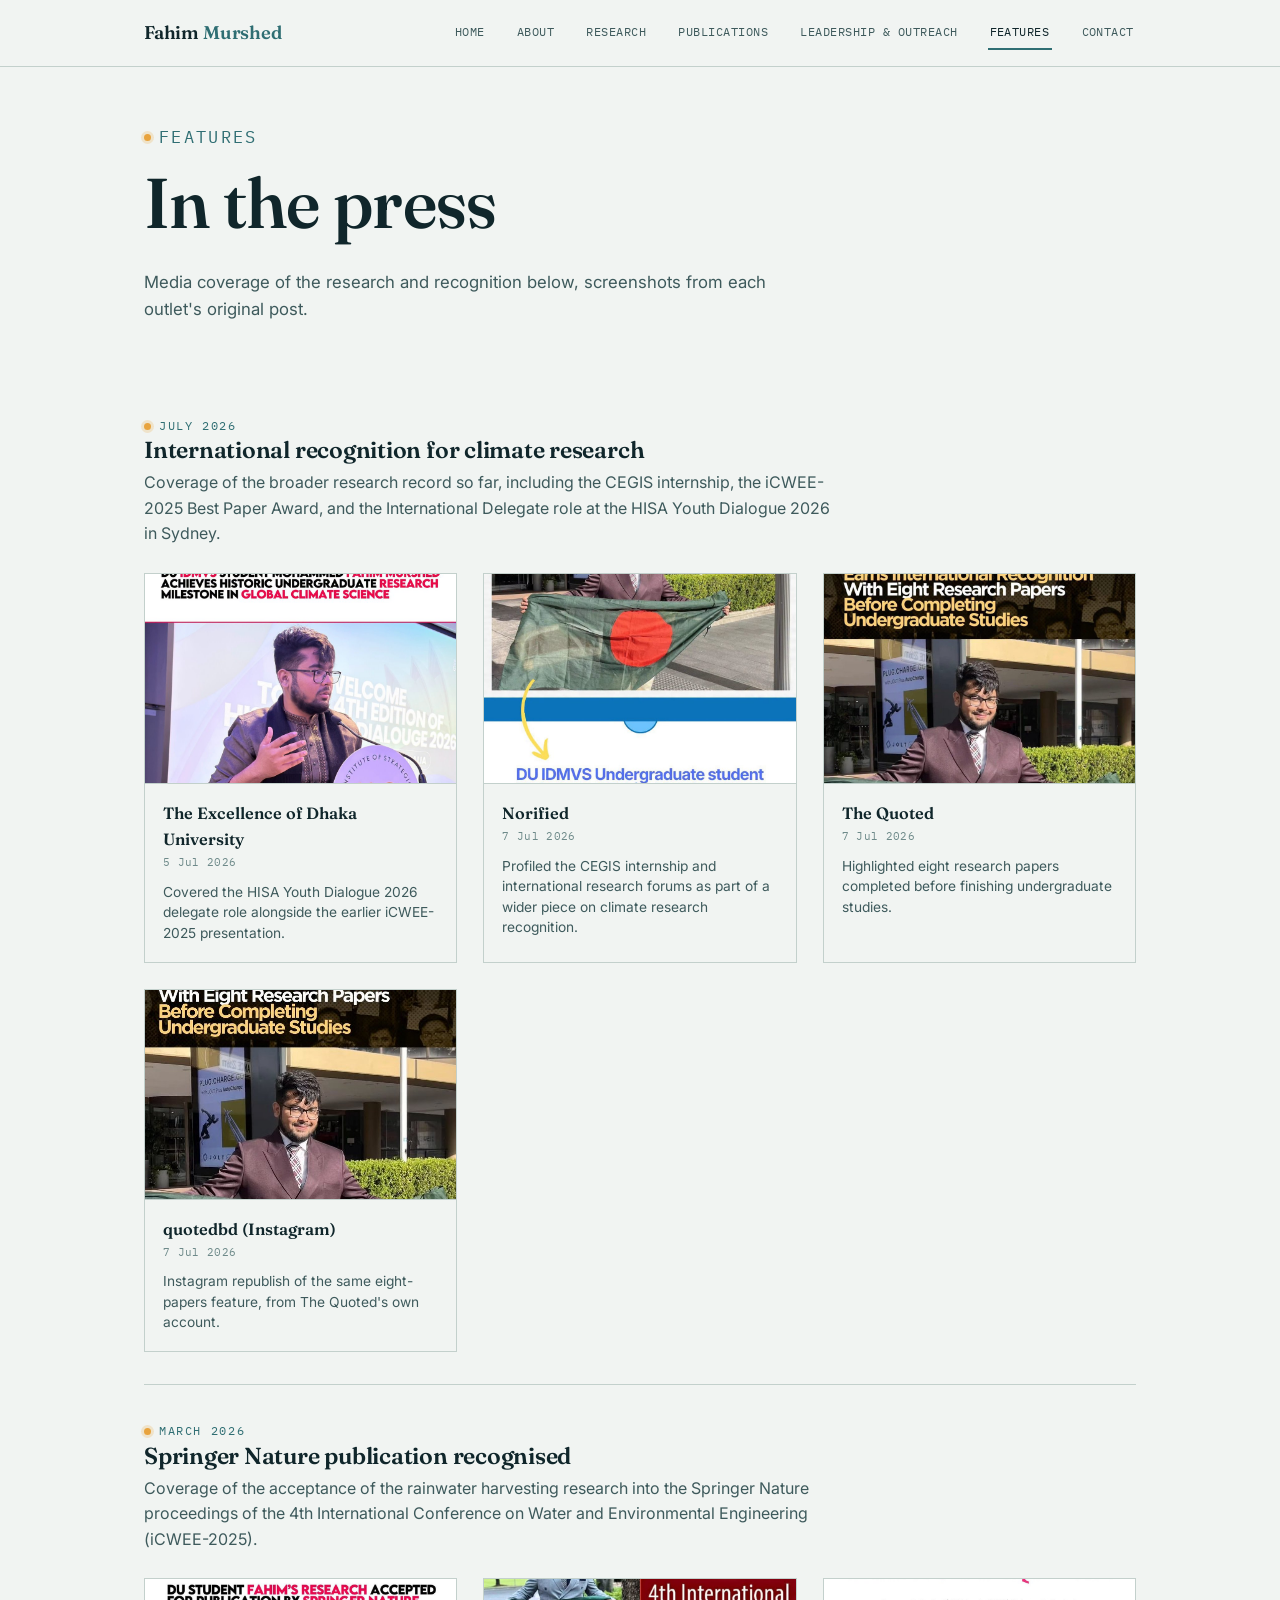
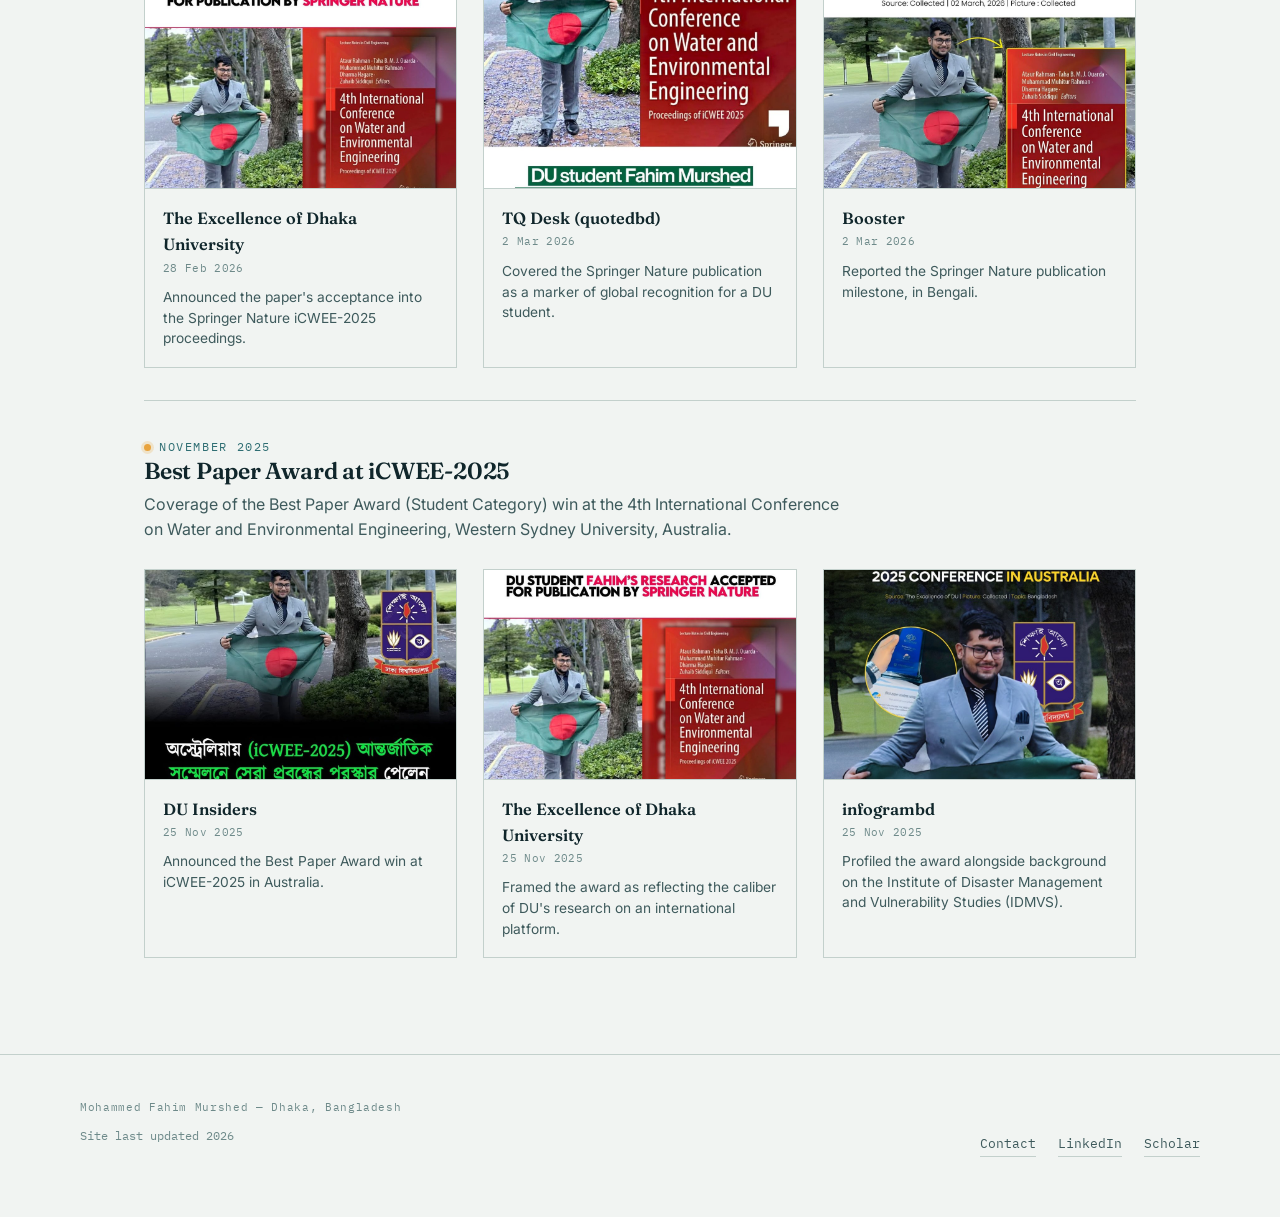
<file: features.html>
<!DOCTYPE html>
<html lang="en">
<head>
<meta charset="UTF-8">
<meta name="viewport" content="width=device-width, initial-scale=1.0">
<title>Features — Mohammed Fahim Murshed</title>
<meta name="description" content="Press and media coverage of Mohammed Fahim Murshed's research, including the iCWEE-2025 Best Paper Award and Springer Nature publication.">
<link rel="preconnect" href="https://fonts.googleapis.com">
<link rel="preconnect" href="https://fonts.gstatic.com" crossorigin>
<link href="https://fonts.googleapis.com/css2?family=Fraunces:opsz,wght@9..144,400;9..144,560;9..144,650&family=Inter:wght@400;500;600;700&family=IBM+Plex+Mono:wght@400;500&display=swap" rel="stylesheet">
<link rel="stylesheet" href="css/style.css">
</head>
<body>
<a class="skip-link" href="#main">Skip to content</a>

<header class="site">
  <div class="nav-row">
    <a class="brand" href="index.html">Fahim <span>Murshed</span></a>
    <nav class="links" aria-label="Primary">
      <a href="index.html">Home</a>
      <a href="about.html">About</a>
      <a href="research.html">Research</a>
      <a href="publications.html">Publications</a>
      <a href="leadership.html">Leadership &amp; Outreach</a>
      <a href="features.html">Features</a>
      <a href="contact.html">Contact</a>
    </nav>
    <button class="nav-toggle" aria-label="Toggle menu" aria-expanded="false"><span></span></button>
  </div>
</header>

<main id="main">

  <section class="page-head container">
    <p class="eyebrow">Features</p>
    <h1>In the press</h1>
    <p>Media coverage of the research and recognition below, screenshots from each outlet's original post.</p>
  </section>

  <section class="section">
    <div class="container">

      <div class="feature-group reveal">
        <p class="eyebrow">July 2026</p>
        <h3>International recognition for climate research</h3>
        <p>Coverage of the broader research record so far, including the CEGIS internship, the iCWEE-2025 Best Paper Award, and the International Delegate role at the HISA Youth Dialogue 2026 in Sydney.</p>
        <div class="feature-grid">
          <a class="feature-card" href="https://www.facebook.com/share/1Ei9gDDvck/?mibextid=wwXIfr" target="_blank" rel="noopener">
            <img src="assets/features/milestone-excellence-of-du.jpg" alt="Feature in The Excellence of Dhaka University, July 2026">
            <div class="meta">
              <div class="outlet">The Excellence of Dhaka University</div>
              <span class="date">5 Jul 2026</span>
              <p class="blurb">Covered the HISA Youth Dialogue 2026 delegate role alongside the earlier iCWEE-2025 presentation.</p>
            </div>
          </a>
          <a class="feature-card" href="https://www.facebook.com/share/p/1bReWBAgZY/" target="_blank" rel="noopener">
            <img src="assets/features/milestone-norified.jpg" alt="Feature in Norified, July 2026">
            <div class="meta">
              <div class="outlet">Norified</div>
              <span class="date">7 Jul 2026</span>
              <p class="blurb">Profiled the CEGIS internship and international research forums as part of a wider piece on climate research recognition.</p>
            </div>
          </a>
          <a class="feature-card" href="https://www.facebook.com/share/p/1FuxvhQWuP/" target="_blank" rel="noopener">
            <img src="assets/features/eightpapers-thequoted-fb.jpg" alt="Feature in The Quoted, July 2026">
            <div class="meta">
              <div class="outlet">The Quoted</div>
              <span class="date">7 Jul 2026</span>
              <p class="blurb">Highlighted eight research papers completed before finishing undergraduate studies.</p>
            </div>
          </a>
          <a class="feature-card" href="https://www.instagram.com/p/Dafq3XEB7cv/?stkn=MWNvMGoyZnduZW56dQ==" target="_blank" rel="noopener">
            <img src="assets/features/eightpapers-quotedbd-ig.jpg" alt="Feature by quotedbd on Instagram, July 2026">
            <div class="meta">
              <div class="outlet">quotedbd (Instagram)</div>
              <span class="date">7 Jul 2026</span>
              <p class="blurb">Instagram republish of the same eight-papers feature, from The Quoted's own account.</p>
            </div>
          </a>
        </div>
      </div>

      <div class="feature-group reveal">
        <p class="eyebrow">March 2026</p>
        <h3>Springer Nature publication recognised</h3>
        <p>Coverage of the acceptance of the rainwater harvesting research into the Springer Nature proceedings of the 4th International Conference on Water and Environmental Engineering (iCWEE-2025).</p>
        <div class="feature-grid">
          <a class="feature-card" href="https://www.facebook.com/share/p/14u36bnFHSB/?mibextid=wwXIfr" target="_blank" rel="noopener">
            <img src="assets/features/springer-excellence-of-du.jpg" alt="Feature in The Excellence of Dhaka University, February 2026">
            <div class="meta">
              <div class="outlet">The Excellence of Dhaka University</div>
              <span class="date">28 Feb 2026</span>
              <p class="blurb">Announced the paper's acceptance into the Springer Nature iCWEE-2025 proceedings.</p>
            </div>
          </a>
          <a class="feature-card" href="https://www.instagram.com/p/DVYie8pgbxw/?stkn=d3N6OHdwdmNpaHd6" target="_blank" rel="noopener">
            <img src="assets/features/springer-quotedbd.jpg" alt="Feature by TQ Desk / quotedbd, March 2026">
            <div class="meta">
              <div class="outlet">TQ Desk (quotedbd)</div>
              <span class="date">2 Mar 2026</span>
              <p class="blurb">Covered the Springer Nature publication as a marker of global recognition for a DU student.</p>
            </div>
          </a>
          <a class="feature-card" href="assets/features/springer-booster.jpg" target="_blank" rel="noopener">
            <img src="assets/features/springer-booster.jpg" alt="Feature in Booster, March 2026">
            <div class="meta">
              <div class="outlet">Booster</div>
              <span class="date">2 Mar 2026</span>
              <p class="blurb">Reported the Springer Nature publication milestone, in Bengali.</p>
            </div>
          </a>
        </div>
      </div>

      <div class="feature-group reveal">
        <p class="eyebrow">November 2025</p>
        <h3>Best Paper Award at iCWEE-2025</h3>
        <p>Coverage of the Best Paper Award (Student Category) win at the 4th International Conference on Water and Environmental Engineering, Western Sydney University, Australia.</p>
        <div class="feature-grid">
          <a class="feature-card" href="https://www.facebook.com/share/p/18aruoYCNc/?mibextid=wwXIfr" target="_blank" rel="noopener">
            <img src="assets/features/award-du-insiders.jpg" alt="Feature in DU Insiders, November 2025">
            <div class="meta">
              <div class="outlet">DU Insiders</div>
              <span class="date">25 Nov 2025</span>
              <p class="blurb">Announced the Best Paper Award win at iCWEE-2025 in Australia.</p>
            </div>
          </a>
          <a class="feature-card" href="https://www.facebook.com/share/p/1DsdX42PVR/?mibextid=wwXIfr" target="_blank" rel="noopener">
            <img src="assets/features/award-excellence-of-du.jpg" alt="Feature in The Excellence of Dhaka University, November 2025">
            <div class="meta">
              <div class="outlet">The Excellence of Dhaka University</div>
              <span class="date">25 Nov 2025</span>
              <p class="blurb">Framed the award as reflecting the caliber of DU's research on an international platform.</p>
            </div>
          </a>
          <a class="feature-card" href="https://www.instagram.com/p/DRgrCT5gScj/?stkn=MWU4eGtwNnRtNDh2aw==" target="_blank" rel="noopener">
            <img src="assets/features/award-infogrambd.jpg" alt="Feature by infogrambd, November 2025">
            <div class="meta">
              <div class="outlet">infogrambd</div>
              <span class="date">25 Nov 2025</span>
              <p class="blurb">Profiled the award alongside background on the Institute of Disaster Management and Vulnerability Studies (IDMVS).</p>
            </div>
          </a>
        </div>
      </div>

    </div>
  </section>

</main>

<footer class="site">
  <div class="footer-row">
    <div>
      <p class="tag">Mohammed Fahim Murshed — Dhaka, Bangladesh</p>
      <p class="footer-fine">Site last updated 2026</p>
    </div>
    <div class="footer-links">
      <a class="icon-link" href="contact.html">Contact</a>
      <a class="icon-link" href="https://www.linkedin.com/in/fahim65200/" target="_blank" rel="noopener">LinkedIn</a>
      <a class="icon-link" href="https://scholar.google.com/citations?user=b2L1g1sAAAAJ&hl=en&oi=ao" target="_blank" rel="noopener">Scholar</a>
    </div>
  </div>
</footer>

<script src="js/main.js"></script>
</body>
</html>
</file>
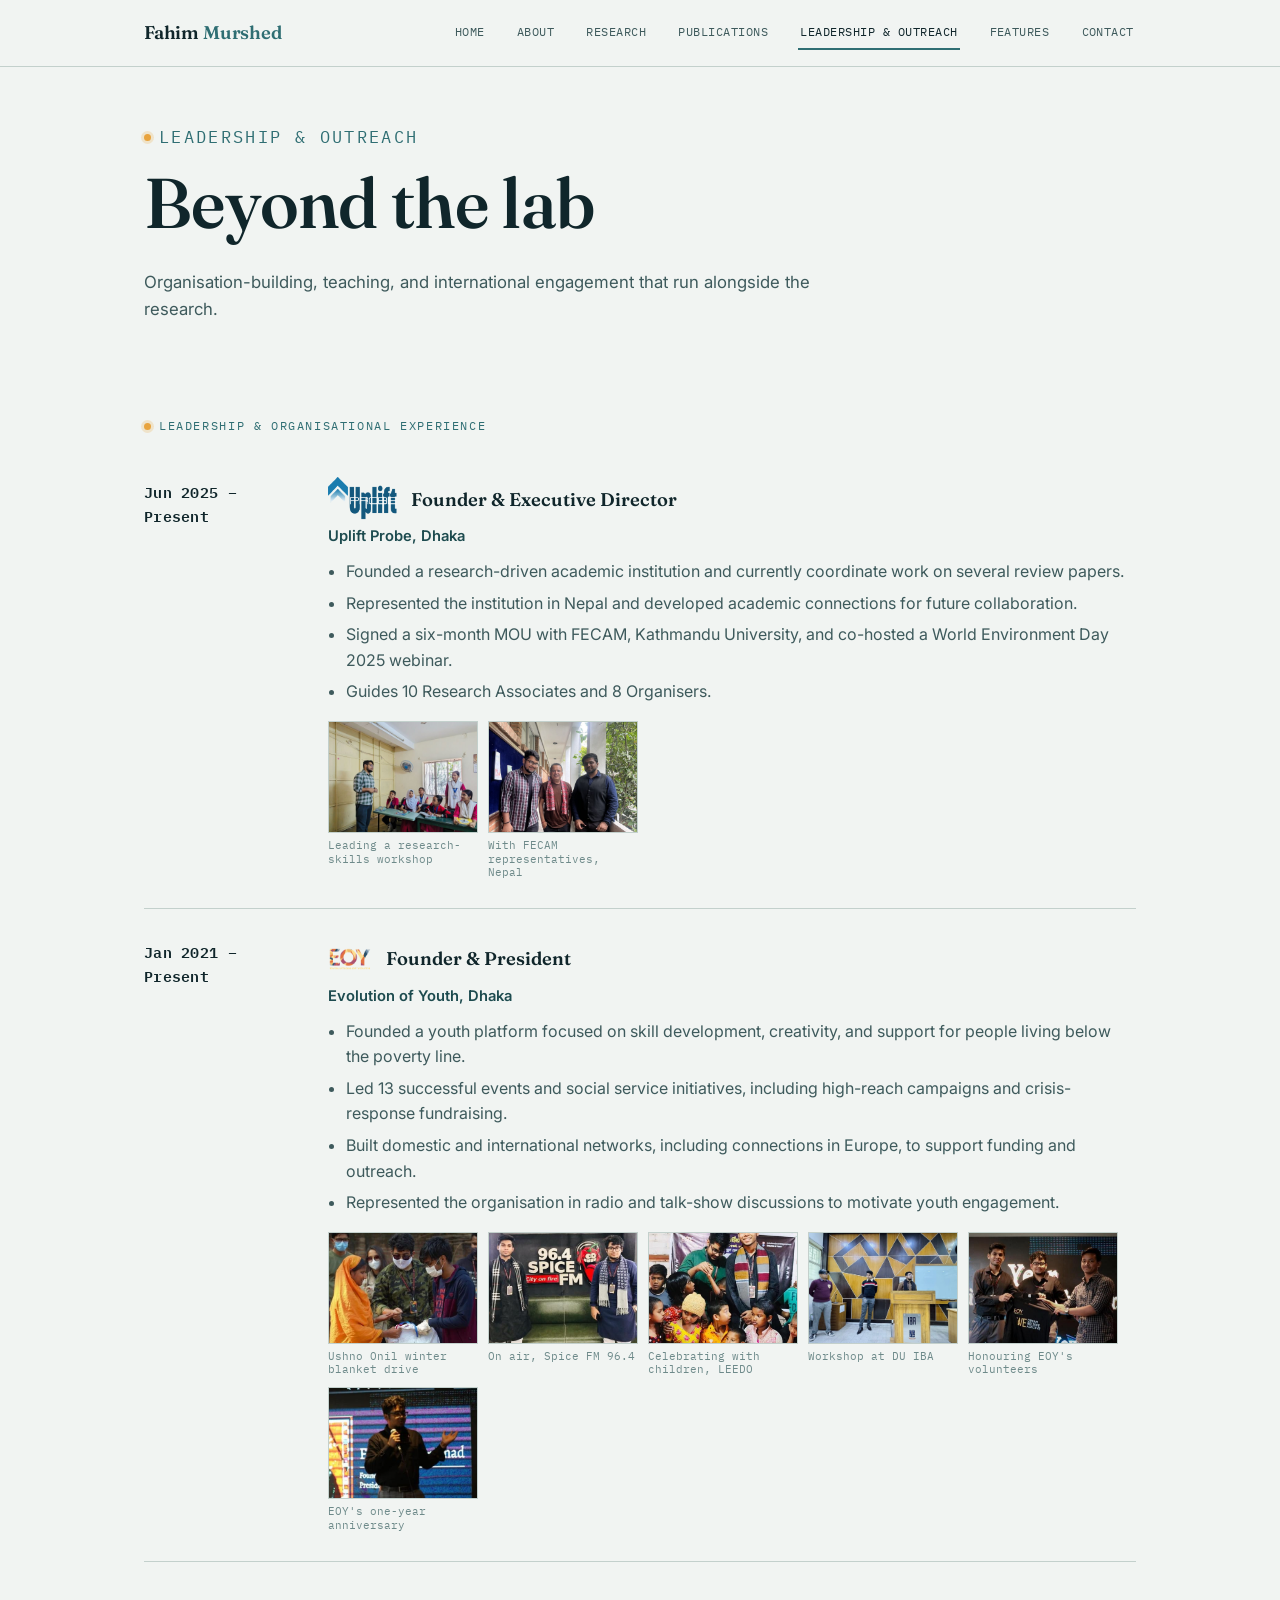
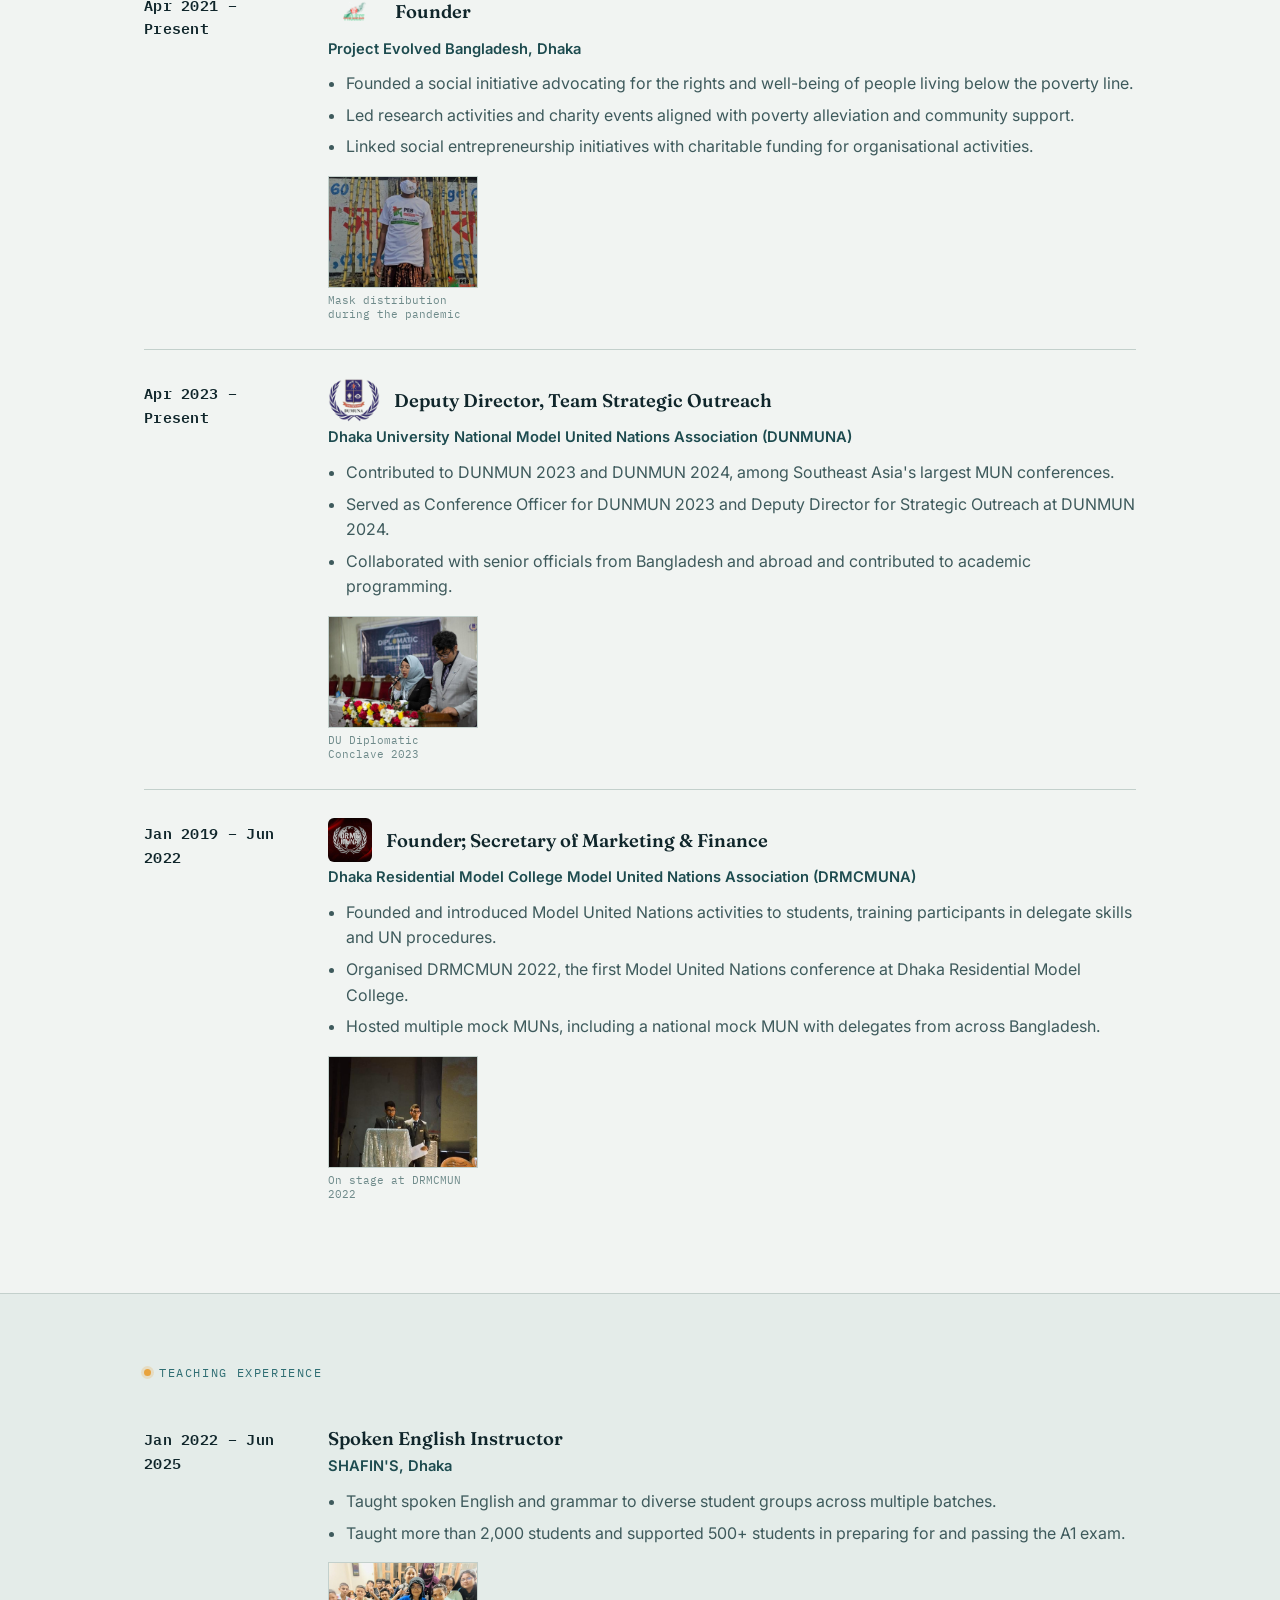
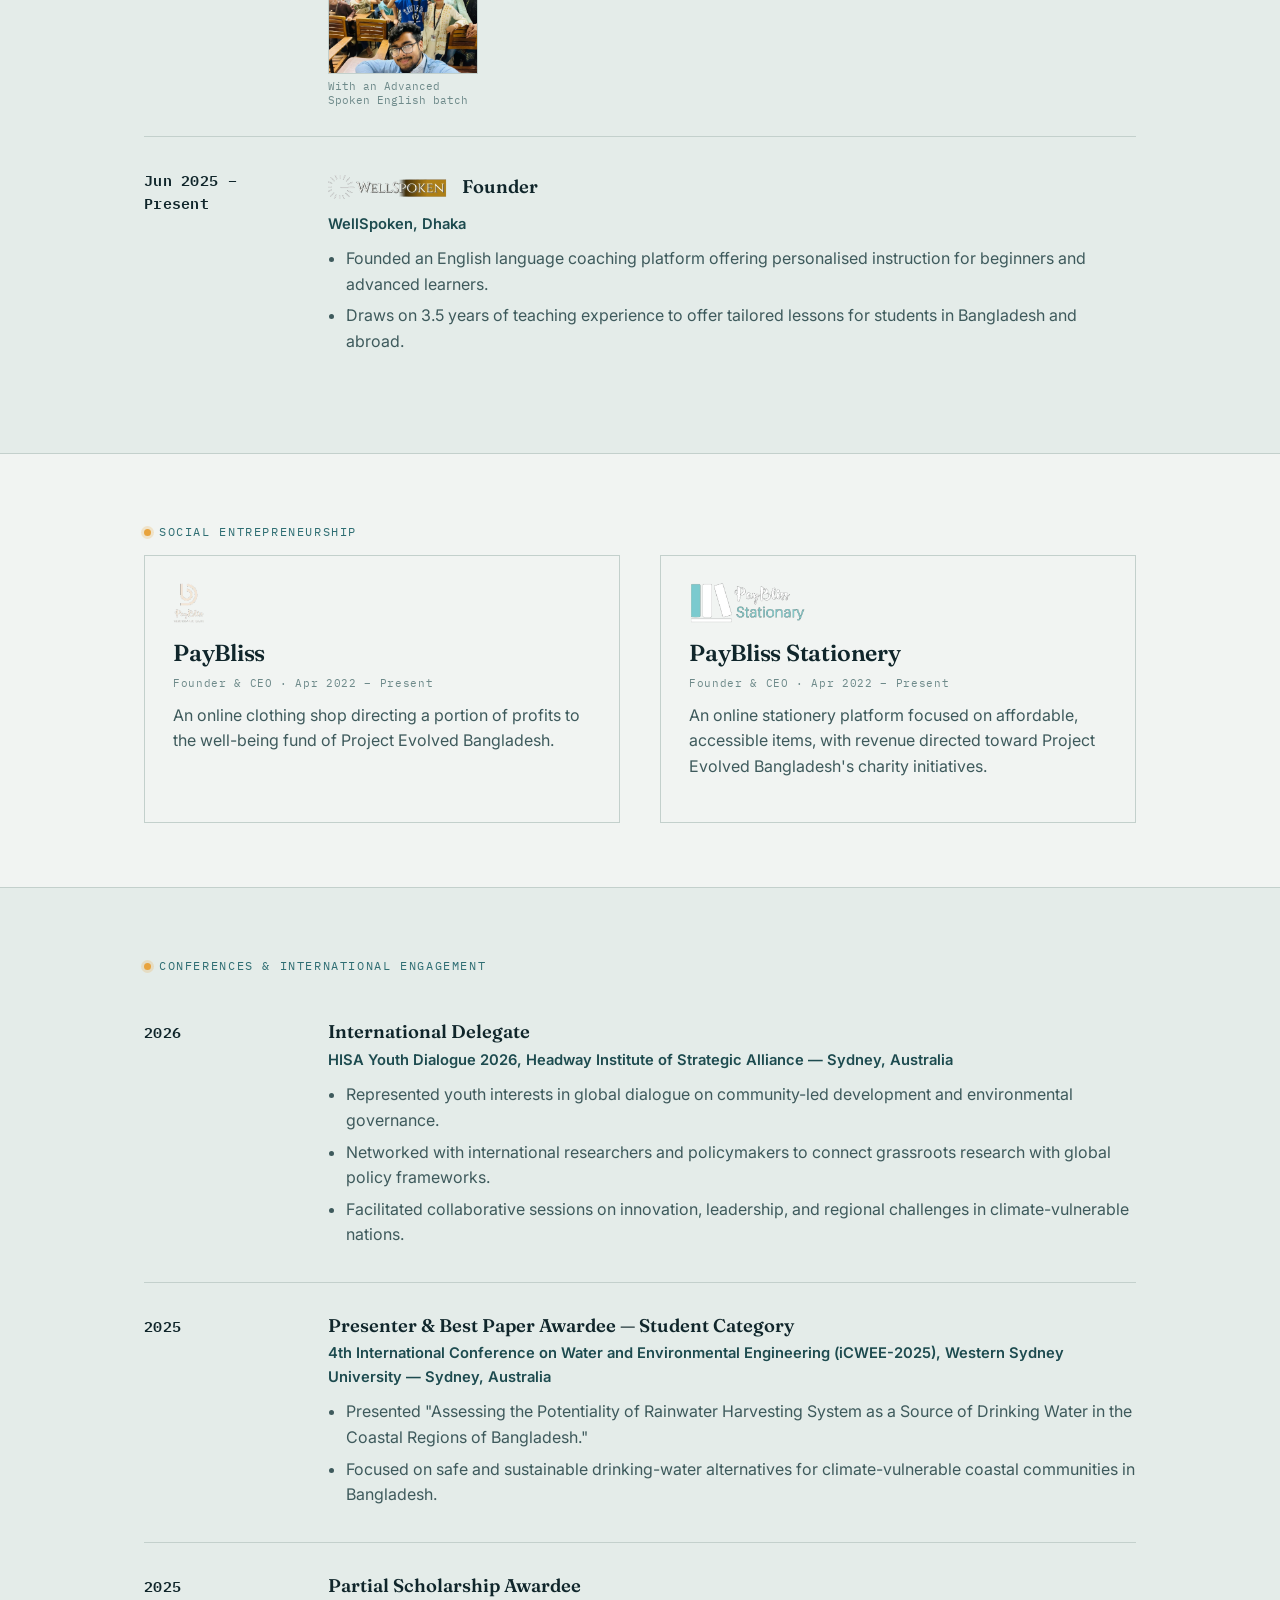
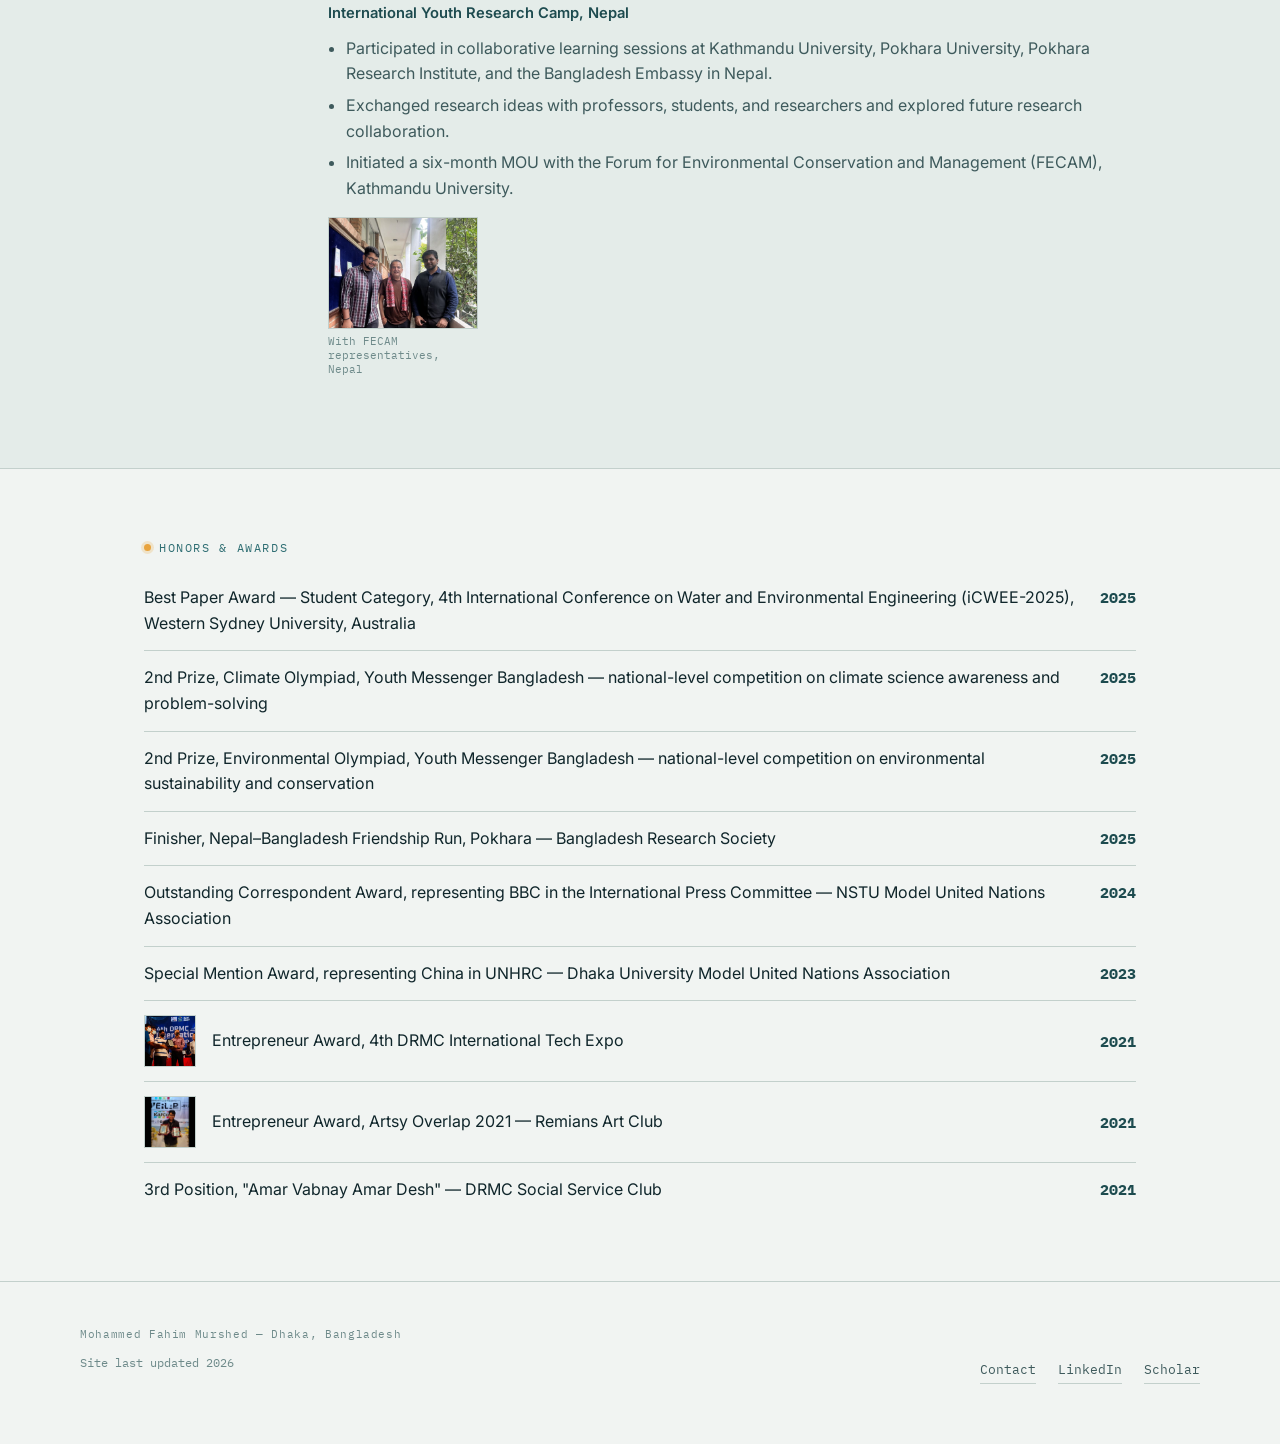
<file: leadership.html>
<!DOCTYPE html>
<html lang="en">
<head>
<meta charset="UTF-8">
<meta name="viewport" content="width=device-width, initial-scale=1.0">
<title>Leadership &amp; Outreach — Mohammed Fahim Murshed</title>
<meta name="description" content="Leadership, teaching, conference presentations, and honors of Mohammed Fahim Murshed, including Uplift Probe, iCWEE-2025 Best Paper Award, and HISA Youth Dialogue 2026.">
<link rel="preconnect" href="https://fonts.googleapis.com">
<link rel="preconnect" href="https://fonts.gstatic.com" crossorigin>
<link href="https://fonts.googleapis.com/css2?family=Fraunces:opsz,wght@9..144,400;9..144,560;9..144,650&family=Inter:wght@400;500;600;700&family=IBM+Plex+Mono:wght@400;500&display=swap" rel="stylesheet">
<link rel="stylesheet" href="css/style.css">
</head>
<body>
<a class="skip-link" href="#main">Skip to content</a>

<header class="site">
  <div class="nav-row">
    <a class="brand" href="index.html">Fahim <span>Murshed</span></a>
    <nav class="links" aria-label="Primary">
      <a href="index.html">Home</a>
      <a href="about.html">About</a>
      <a href="research.html">Research</a>
      <a href="publications.html">Publications</a>
      <a href="leadership.html">Leadership &amp; Outreach</a>
      <a href="features.html">Features</a>
      <a href="contact.html">Contact</a>
    </nav>
    <button class="nav-toggle" aria-label="Toggle menu" aria-expanded="false"><span></span></button>
  </div>
</header>

<main id="main">

  <section class="page-head container">
    <p class="eyebrow">Leadership &amp; Outreach</p>
    <h1>Beyond the lab</h1>
    <p>Organisation-building, teaching, and international engagement that run alongside the research.</p>
  </section>

  <section class="section">
    <div class="container">
      <p class="eyebrow">Leadership &amp; organisational experience</p>

      <div class="entry reveal">
        <div class="when">Jun 2025 – Present</div>
        <div>
          <div class="entry-head"><img class="org-logo" src="assets/logos/uplift-probe.png" alt="Uplift Probe logo"><div class="role">Founder &amp; Executive Director</div></div>
          <div class="org">Uplift Probe, Dhaka</div>
          <ul>
            <li>Founded a research-driven academic institution and currently coordinate work on several review papers.</li>
            <li>Represented the institution in Nepal and developed academic connections for future collaboration.</li>
            <li>Signed a six-month MOU with FECAM, Kathmandu University, and co-hosted a World Environment Day 2025 webinar.</li>
            <li>Guides 10 Research Associates and 8 Organisers.</li>
          </ul>
          <div class="entry-photos">
            <figure><img src="assets/photos/uplift-probe-workshop.jpg" alt="Leading a research-skills workshop for Uplift Probe"><figcaption>Leading a research-skills workshop</figcaption></figure>
            <figure><img src="assets/photos/nepal-fecam.jpg" alt="Meeting FECAM representatives in Nepal"><figcaption>With FECAM representatives, Nepal</figcaption></figure>
          </div>
        </div>
      </div>

      <div class="entry reveal">
        <div class="when">Jan 2021 – Present</div>
        <div>
          <div class="entry-head"><img class="org-logo" src="assets/logos/evolution-of-youth.png" alt="Evolution of Youth logo"><div class="role">Founder &amp; President</div></div>
          <div class="org">Evolution of Youth, Dhaka</div>
          <ul>
            <li>Founded a youth platform focused on skill development, creativity, and support for people living below the poverty line.</li>
            <li>Led 13 successful events and social service initiatives, including high-reach campaigns and crisis-response fundraising.</li>
            <li>Built domestic and international networks, including connections in Europe, to support funding and outreach.</li>
            <li>Represented the organisation in radio and talk-show discussions to motivate youth engagement.</li>
          </ul>
          <div class="entry-photos">
            <figure><img src="assets/photos/eoy-blanket-drive.jpg" alt="Distributing blankets through EOY's Ushno Onil drive"><figcaption>Ushno Onil winter blanket drive</figcaption></figure>
            <figure><img src="assets/photos/eoy-radio.jpg" alt="Representing Evolution of Youth on Spice FM 96.4"><figcaption>On air, Spice FM 96.4</figcaption></figure>
            <figure><img src="assets/photos/eoy-leedo.jpg" alt="Celebrating with children at LEEDO"><figcaption>Celebrating with children, LEEDO</figcaption></figure>
            <figure><img src="assets/photos/eoy-iba-workshop.jpg" alt="Running a workshop at DU IBA for EOY"><figcaption>Workshop at DU IBA</figcaption></figure>
            <figure><img src="assets/photos/eoy-honouring-volunteers.jpg" alt="Honouring Evolution of Youth's volunteers"><figcaption>Honouring EOY's volunteers</figcaption></figure>
            <figure><img src="assets/photos/eoy-anniversary-speaking.jpg" alt="Speaking at EOY's one-year anniversary programme"><figcaption>EOY's one-year anniversary</figcaption></figure>
          </div>
        </div>
      </div>

      <div class="entry reveal">
        <div class="when">Apr 2021 – Present</div>
        <div>
          <div class="entry-head"><img class="org-logo" src="assets/logos/project-evolved-bangladesh.png" alt="Project Evolved Bangladesh logo"><div class="role">Founder</div></div>
          <div class="org">Project Evolved Bangladesh, Dhaka</div>
          <ul>
            <li>Founded a social initiative advocating for the rights and well-being of people living below the poverty line.</li>
            <li>Led research activities and charity events aligned with poverty alleviation and community support.</li>
            <li>Linked social entrepreneurship initiatives with charitable funding for organisational activities.</li>
          </ul>
          <div class="entry-photos">
            <figure><img src="assets/photos/peb-covid-safety.jpg" alt="A PEB mask-distribution recipient during the pandemic"><figcaption>Mask distribution during the pandemic</figcaption></figure>
          </div>
        </div>
      </div>

      <div class="entry reveal">
        <div class="when">Apr 2023 – Present</div>
        <div>
          <div class="entry-head"><img class="org-logo" src="assets/logos/dumuna.png" alt="DUNMUNA logo"><div class="role">Deputy Director, Team Strategic Outreach</div></div>
          <div class="org">Dhaka University National Model United Nations Association (DUNMUNA)</div>
          <ul>
            <li>Contributed to DUNMUN 2023 and DUNMUN 2024, among Southeast Asia's largest MUN conferences.</li>
            <li>Served as Conference Officer for DUNMUN 2023 and Deputy Director for Strategic Outreach at DUNMUN 2024.</li>
            <li>Collaborated with senior officials from Bangladesh and abroad and contributed to academic programming.</li>
          </ul>
          <div class="entry-photos">
            <figure><img src="assets/photos/dumuna-conclave.jpg" alt="Speaking at the DU Diplomatic Conclave 2023"><figcaption>DU Diplomatic Conclave 2023</figcaption></figure>
          </div>
        </div>
      </div>

      <div class="entry reveal">
        <div class="when">Jan 2019 – Jun 2022</div>
        <div>
          <div class="entry-head"><img class="org-logo" src="assets/logos/drmcmuna.jpg" alt="DRMCMUNA logo" style="border-radius:6px;"><div class="role">Founder; Secretary of Marketing &amp; Finance</div></div>
          <div class="org">Dhaka Residential Model College Model United Nations Association (DRMCMUNA)</div>
          <ul>
            <li>Founded and introduced Model United Nations activities to students, training participants in delegate skills and UN procedures.</li>
            <li>Organised DRMCMUN 2022, the first Model United Nations conference at Dhaka Residential Model College.</li>
            <li>Hosted multiple mock MUNs, including a national mock MUN with delegates from across Bangladesh.</li>
          </ul>
          <div class="entry-photos">
            <figure><img src="assets/photos/drmcmun-podium.jpg" alt="On stage at DRMCMUN 2022"><figcaption>On stage at DRMCMUN 2022</figcaption></figure>
          </div>
        </div>
      </div>
    </div>
  </section>

  <section class="section panel">
    <div class="container">
      <p class="eyebrow">Teaching experience</p>

      <div class="entry reveal">
        <div class="when">Jan 2022 – Jun 2025</div>
        <div>
          <div class="role">Spoken English Instructor</div>
          <div class="org">SHAFIN'S, Dhaka</div>
          <ul>
            <li>Taught spoken English and grammar to diverse student groups across multiple batches.</li>
            <li>Taught more than 2,000 students and supported 500+ students in preparing for and passing the A1 exam.</li>
          </ul>
          <div class="entry-photos">
            <figure><img src="assets/photos/teaching-shafins.jpg" alt="With one of my Advanced Spoken English batches"><figcaption>With an Advanced Spoken English batch</figcaption></figure>
          </div>
        </div>
      </div>

      <div class="entry reveal">
        <div class="when">Jun 2025 – Present</div>
        <div>
          <div class="entry-head"><img class="org-logo" src="assets/logos/wellspoken.png" alt="WellSpoken logo"><div class="role">Founder</div></div>
          <div class="org">WellSpoken, Dhaka</div>
          <ul>
            <li>Founded an English language coaching platform offering personalised instruction for beginners and advanced learners.</li>
            <li>Draws on 3.5 years of teaching experience to offer tailored lessons for students in Bangladesh and abroad.</li>
          </ul>
        </div>
      </div>
    </div>
  </section>

  <section class="section">
    <div class="container">
      <p class="eyebrow">Social entrepreneurship</p>
      <div class="grid-2">
        <div class="card reveal">
          <img class="card-logo" src="assets/logos/paybliss.png" alt="PayBliss logo">
          <h3>PayBliss</h3>
          <p class="tag">Founder &amp; CEO · Apr 2022 – Present</p>
          <p>An online clothing shop directing a portion of profits to the well-being fund of Project Evolved Bangladesh.</p>
        </div>
        <div class="card reveal">
          <img class="card-logo" src="assets/logos/paybliss-stationery.png" alt="PayBliss Stationery logo">
          <h3>PayBliss Stationery</h3>
          <p class="tag">Founder &amp; CEO · Apr 2022 – Present</p>
          <p>An online stationery platform focused on affordable, accessible items, with revenue directed toward Project Evolved Bangladesh's charity initiatives.</p>
        </div>
      </div>
    </div>
  </section>

  <section class="section panel">
    <div class="container">
      <p class="eyebrow">Conferences &amp; international engagement</p>

      <div class="entry reveal">
        <div class="when">2026</div>
        <div>
          <div class="role">International Delegate</div>
          <div class="org">HISA Youth Dialogue 2026, Headway Institute of Strategic Alliance — Sydney, Australia</div>
          <ul>
            <li>Represented youth interests in global dialogue on community-led development and environmental governance.</li>
            <li>Networked with international researchers and policymakers to connect grassroots research with global policy frameworks.</li>
            <li>Facilitated collaborative sessions on innovation, leadership, and regional challenges in climate-vulnerable nations.</li>
          </ul>
        </div>
      </div>

      <div class="entry reveal">
        <div class="when">2025</div>
        <div>
          <div class="role">Presenter &amp; Best Paper Awardee — Student Category</div>
          <div class="org">4th International Conference on Water and Environmental Engineering (iCWEE-2025), Western Sydney University — Sydney, Australia</div>
          <ul>
            <li>Presented "Assessing the Potentiality of Rainwater Harvesting System as a Source of Drinking Water in the Coastal Regions of Bangladesh."</li>
            <li>Focused on safe and sustainable drinking-water alternatives for climate-vulnerable coastal communities in Bangladesh.</li>
          </ul>
        </div>
      </div>

      <div class="entry reveal">
        <div class="when">2025</div>
        <div>
          <div class="role">Partial Scholarship Awardee</div>
          <div class="org">International Youth Research Camp, Nepal</div>
          <ul>
            <li>Participated in collaborative learning sessions at Kathmandu University, Pokhara University, Pokhara Research Institute, and the Bangladesh Embassy in Nepal.</li>
            <li>Exchanged research ideas with professors, students, and researchers and explored future research collaboration.</li>
            <li>Initiated a six-month MOU with the Forum for Environmental Conservation and Management (FECAM), Kathmandu University.</li>
          </ul>
          <div class="entry-photos">
            <figure><img src="assets/photos/nepal-fecam.jpg" alt="Meeting FECAM representatives in Nepal"><figcaption>With FECAM representatives, Nepal</figcaption></figure>
          </div>
        </div>
      </div>
    </div>
  </section>

  <section class="section">
    <div class="container">
      <p class="eyebrow">Honors &amp; awards</p>
      <ul class="honors reveal">
        <li><span>Best Paper Award — Student Category, 4th International Conference on Water and Environmental Engineering (iCWEE-2025), Western Sydney University, Australia</span><span class="yr">2025</span></li>
        <li><span>2nd Prize, Climate Olympiad, Youth Messenger Bangladesh — national-level competition on climate science awareness and problem-solving</span><span class="yr">2025</span></li>
        <li><span>2nd Prize, Environmental Olympiad, Youth Messenger Bangladesh — national-level competition on environmental sustainability and conservation</span><span class="yr">2025</span></li>
        <li><span>Finisher, Nepal–Bangladesh Friendship Run, Pokhara — Bangladesh Research Society</span><span class="yr">2025</span></li>
        <li><span>Outstanding Correspondent Award, representing BBC in the International Press Committee — NSTU Model United Nations Association</span><span class="yr">2024</span></li>
        <li><span>Special Mention Award, representing China in UNHRC — Dhaka University Model United Nations Association</span><span class="yr">2023</span></li>
        <li class="with-photo"><img src="assets/photos/award-drmc-techexpo.jpg" alt="Receiving the DRMC Tech Expo award"><span>Entrepreneur Award, 4th DRMC International Tech Expo</span><span class="yr">2021</span></li>
        <li class="with-photo"><img src="assets/photos/award-artsy-overlap.jpg" alt="Receiving the Artsy Overlap award"><span>Entrepreneur Award, Artsy Overlap 2021 — Remians Art Club</span><span class="yr">2021</span></li>
        <li><span>3rd Position, "Amar Vabnay Amar Desh" — DRMC Social Service Club</span><span class="yr">2021</span></li>
      </ul>
    </div>
  </section>

</main>

<footer class="site">
  <div class="footer-row">
    <div>
      <p class="tag">Mohammed Fahim Murshed — Dhaka, Bangladesh</p>
      <p class="footer-fine">Site last updated 2026</p>
    </div>
    <div class="footer-links">
      <a class="icon-link" href="contact.html">Contact</a>
      <a class="icon-link" href="https://www.linkedin.com/in/fahim65200/" target="_blank" rel="noopener">LinkedIn</a>
      <a class="icon-link" href="https://scholar.google.com/citations?user=b2L1g1sAAAAJ&hl=en&oi=ao" target="_blank" rel="noopener">Scholar</a>
    </div>
  </div>
</footer>

<script src="js/main.js"></script>
</body>
</html>
</file>
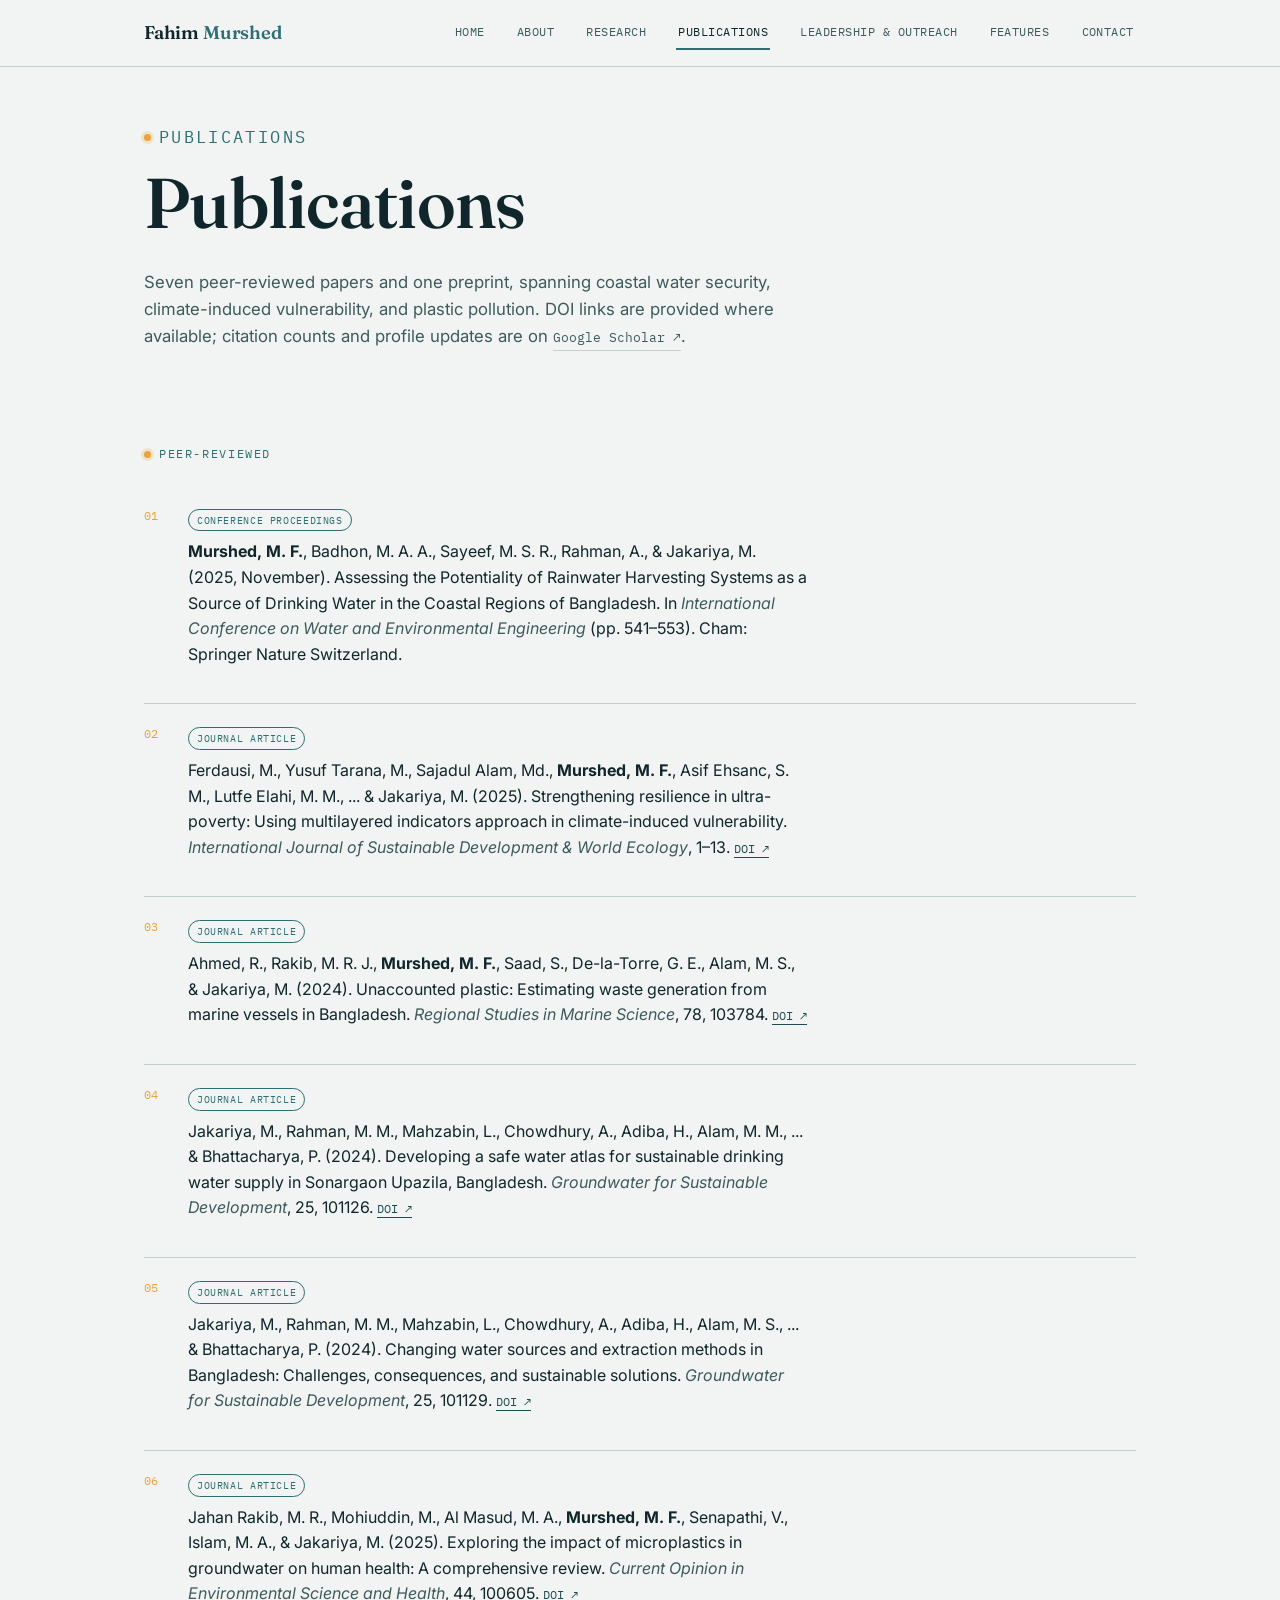
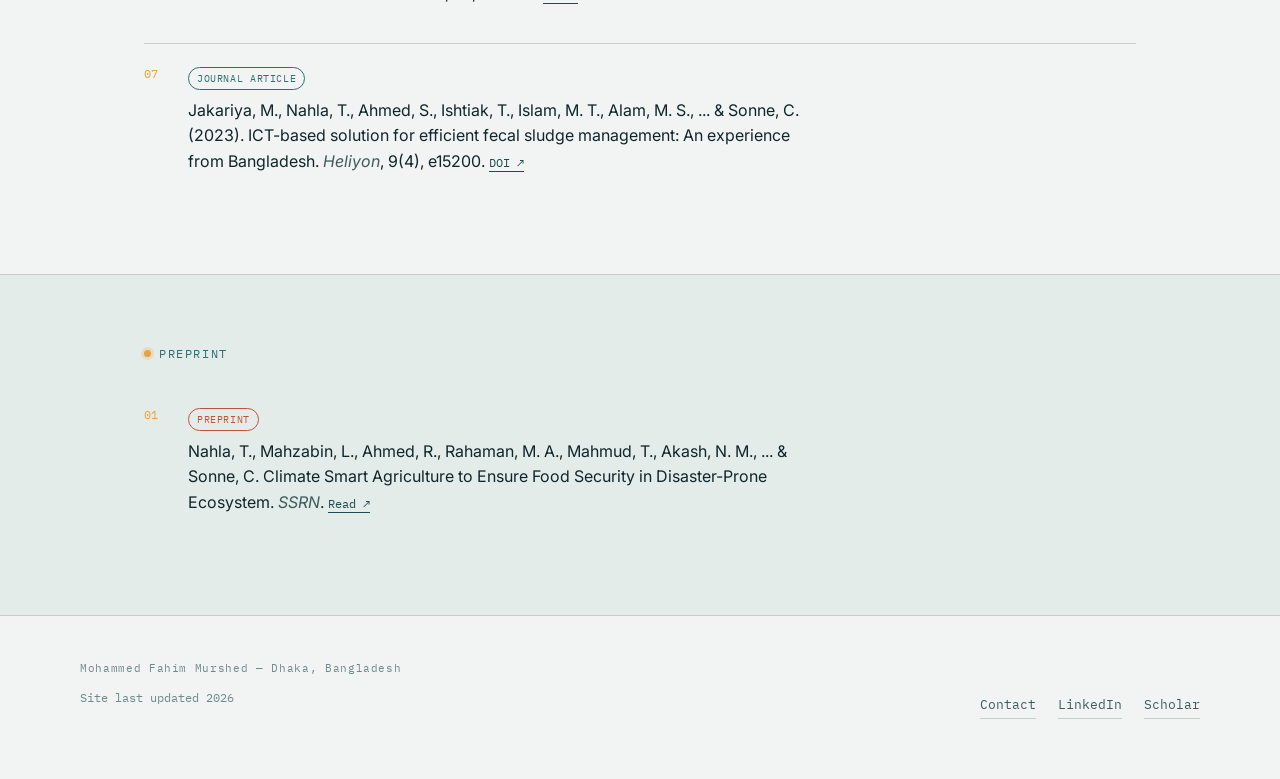
<file: publications.html>
<!DOCTYPE html>
<html lang="en">
<head>
<meta charset="UTF-8">
<meta name="viewport" content="width=device-width, initial-scale=1.0">
<title>Publications — Mohammed Fahim Murshed</title>
<meta name="description" content="Peer-reviewed publications and preprints by Mohammed Fahim Murshed on water security, climate vulnerability, and plastic pollution in Bangladesh.">
<link rel="preconnect" href="https://fonts.googleapis.com">
<link rel="preconnect" href="https://fonts.gstatic.com" crossorigin>
<link href="https://fonts.googleapis.com/css2?family=Fraunces:opsz,wght@9..144,400;9..144,560;9..144,650&family=Inter:wght@400;500;600;700&family=IBM+Plex+Mono:wght@400;500&display=swap" rel="stylesheet">
<link rel="stylesheet" href="css/style.css">
</head>
<body>
<a class="skip-link" href="#main">Skip to content</a>

<header class="site">
  <div class="nav-row">
    <a class="brand" href="index.html">Fahim <span>Murshed</span></a>
    <nav class="links" aria-label="Primary">
      <a href="index.html">Home</a>
      <a href="about.html">About</a>
      <a href="research.html">Research</a>
      <a href="publications.html">Publications</a>
      <a href="leadership.html">Leadership &amp; Outreach</a>
      <a href="features.html">Features</a>
      <a href="contact.html">Contact</a>
    </nav>
    <button class="nav-toggle" aria-label="Toggle menu" aria-expanded="false"><span></span></button>
  </div>
</header>

<main id="main">

  <section class="page-head container">
    <p class="eyebrow">Publications</p>
    <h1>Publications</h1>
    <p>Seven peer-reviewed papers and one preprint, spanning coastal water security, climate-induced vulnerability, and plastic pollution. DOI links are provided where available; citation counts and profile updates are on <a class="icon-link" style="display:inline-flex" href="https://scholar.google.com/citations?user=b2L1g1sAAAAJ&hl=en&oi=ao" target="_blank" rel="noopener">Google Scholar ↗</a>.</p>
  </section>

  <section class="section">
    <div class="container">
      <p class="eyebrow">Peer-reviewed</p>
      <div class="pub-list">

        <div class="pub reveal">
          <span class="kind">Conference proceedings</span>
          <p class="cite"><b>Murshed, M. F.</b>, Badhon, M. A. A., Sayeef, M. S. R., Rahman, A., &amp; Jakariya, M. (2025, November). Assessing the Potentiality of Rainwater Harvesting Systems as a Source of Drinking Water in the Coastal Regions of Bangladesh. In <span class="venue">International Conference on Water and Environmental Engineering</span> (pp. 541–553). Cham: Springer Nature Switzerland.</p>
        </div>

        <div class="pub reveal">
          <span class="kind">Journal article</span>
          <p class="cite">Ferdausi, M., Yusuf Tarana, M., Sajadul Alam, Md., <b>Murshed, M. F.</b>, Asif Ehsanc, S. M., Lutfe Elahi, M. M., ... &amp; Jakariya, M. (2025). Strengthening resilience in ultra-poverty: Using multilayered indicators approach in climate-induced vulnerability. <span class="venue">International Journal of Sustainable Development &amp; World Ecology</span>, 1–13. <a class="doi-link" href="https://doi.org/10.1080/13504509.2025.2590759" target="_blank" rel="noopener">DOI ↗</a></p>
        </div>

        <div class="pub reveal">
          <span class="kind">Journal article</span>
          <p class="cite">Ahmed, R., Rakib, M. R. J., <b>Murshed, M. F.</b>, Saad, S., De-la-Torre, G. E., Alam, M. S., &amp; Jakariya, M. (2024). Unaccounted plastic: Estimating waste generation from marine vessels in Bangladesh. <span class="venue">Regional Studies in Marine Science</span>, 78, 103784. <a class="doi-link" href="https://doi.org/10.1016/j.rsma.2024.103784" target="_blank" rel="noopener">DOI ↗</a></p>
        </div>

        <div class="pub reveal">
          <span class="kind">Journal article</span>
          <p class="cite">Jakariya, M., Rahman, M. M., Mahzabin, L., Chowdhury, A., Adiba, H., Alam, M. M., ... &amp; Bhattacharya, P. (2024). Developing a safe water atlas for sustainable drinking water supply in Sonargaon Upazila, Bangladesh. <span class="venue">Groundwater for Sustainable Development</span>, 25, 101126. <a class="doi-link" href="https://doi.org/10.1016/j.gsd.2024.101126" target="_blank" rel="noopener">DOI ↗</a></p>
        </div>

        <div class="pub reveal">
          <span class="kind">Journal article</span>
          <p class="cite">Jakariya, M., Rahman, M. M., Mahzabin, L., Chowdhury, A., Adiba, H., Alam, M. S., ... &amp; Bhattacharya, P. (2024). Changing water sources and extraction methods in Bangladesh: Challenges, consequences, and sustainable solutions. <span class="venue">Groundwater for Sustainable Development</span>, 25, 101129. <a class="doi-link" href="https://doi.org/10.1016/j.gsd.2024.101129" target="_blank" rel="noopener">DOI ↗</a></p>
        </div>

        <div class="pub reveal">
          <span class="kind">Journal article</span>
          <p class="cite">Jahan Rakib, M. R., Mohiuddin, M., Al Masud, M. A., <b>Murshed, M. F.</b>, Senapathi, V., Islam, M. A., &amp; Jakariya, M. (2025). Exploring the impact of microplastics in groundwater on human health: A comprehensive review. <span class="venue">Current Opinion in Environmental Science and Health</span>, 44, 100605. <a class="doi-link" href="https://doi.org/10.1016/j.coesh.2025.100605" target="_blank" rel="noopener">DOI ↗</a></p>
        </div>

        <div class="pub reveal">
          <span class="kind">Journal article</span>
          <p class="cite">Jakariya, M., Nahla, T., Ahmed, S., Ishtiak, T., Islam, M. T., Alam, M. S., ... &amp; Sonne, C. (2023). ICT-based solution for efficient fecal sludge management: An experience from Bangladesh. <span class="venue">Heliyon</span>, 9(4), e15200. <a class="doi-link" href="https://doi.org/10.1016/j.heliyon.2023.e15200" target="_blank" rel="noopener">DOI ↗</a></p>
        </div>

      </div>
    </div>
  </section>

  <section class="section panel">
    <div class="container">
      <p class="eyebrow">Preprint</p>
      <div class="pub-list">
        <div class="pub reveal">
          <span class="kind preprint">Preprint</span>
          <p class="cite">Nahla, T., Mahzabin, L., Ahmed, R., Rahaman, M. A., Mahmud, T., Akash, N. M., ... &amp; Sonne, C. Climate Smart Agriculture to Ensure Food Security in Disaster-Prone Ecosystem. <span class="venue">SSRN</span>. <a class="doi-link" href="https://papers.ssrn.com/sol3/papers.cfm?abstract_id=4524692" target="_blank" rel="noopener">Read ↗</a></p>
        </div>
      </div>
    </div>
  </section>

</main>

<footer class="site">
  <div class="footer-row">
    <div>
      <p class="tag">Mohammed Fahim Murshed — Dhaka, Bangladesh</p>
      <p class="footer-fine">Site last updated 2026</p>
    </div>
    <div class="footer-links">
      <a class="icon-link" href="contact.html">Contact</a>
      <a class="icon-link" href="https://www.linkedin.com/in/fahim65200/" target="_blank" rel="noopener">LinkedIn</a>
      <a class="icon-link" href="https://scholar.google.com/citations?user=b2L1g1sAAAAJ&hl=en&oi=ao" target="_blank" rel="noopener">Scholar</a>
    </div>
  </div>
</footer>

<script src="js/main.js"></script>
</body>
</html>
</file>
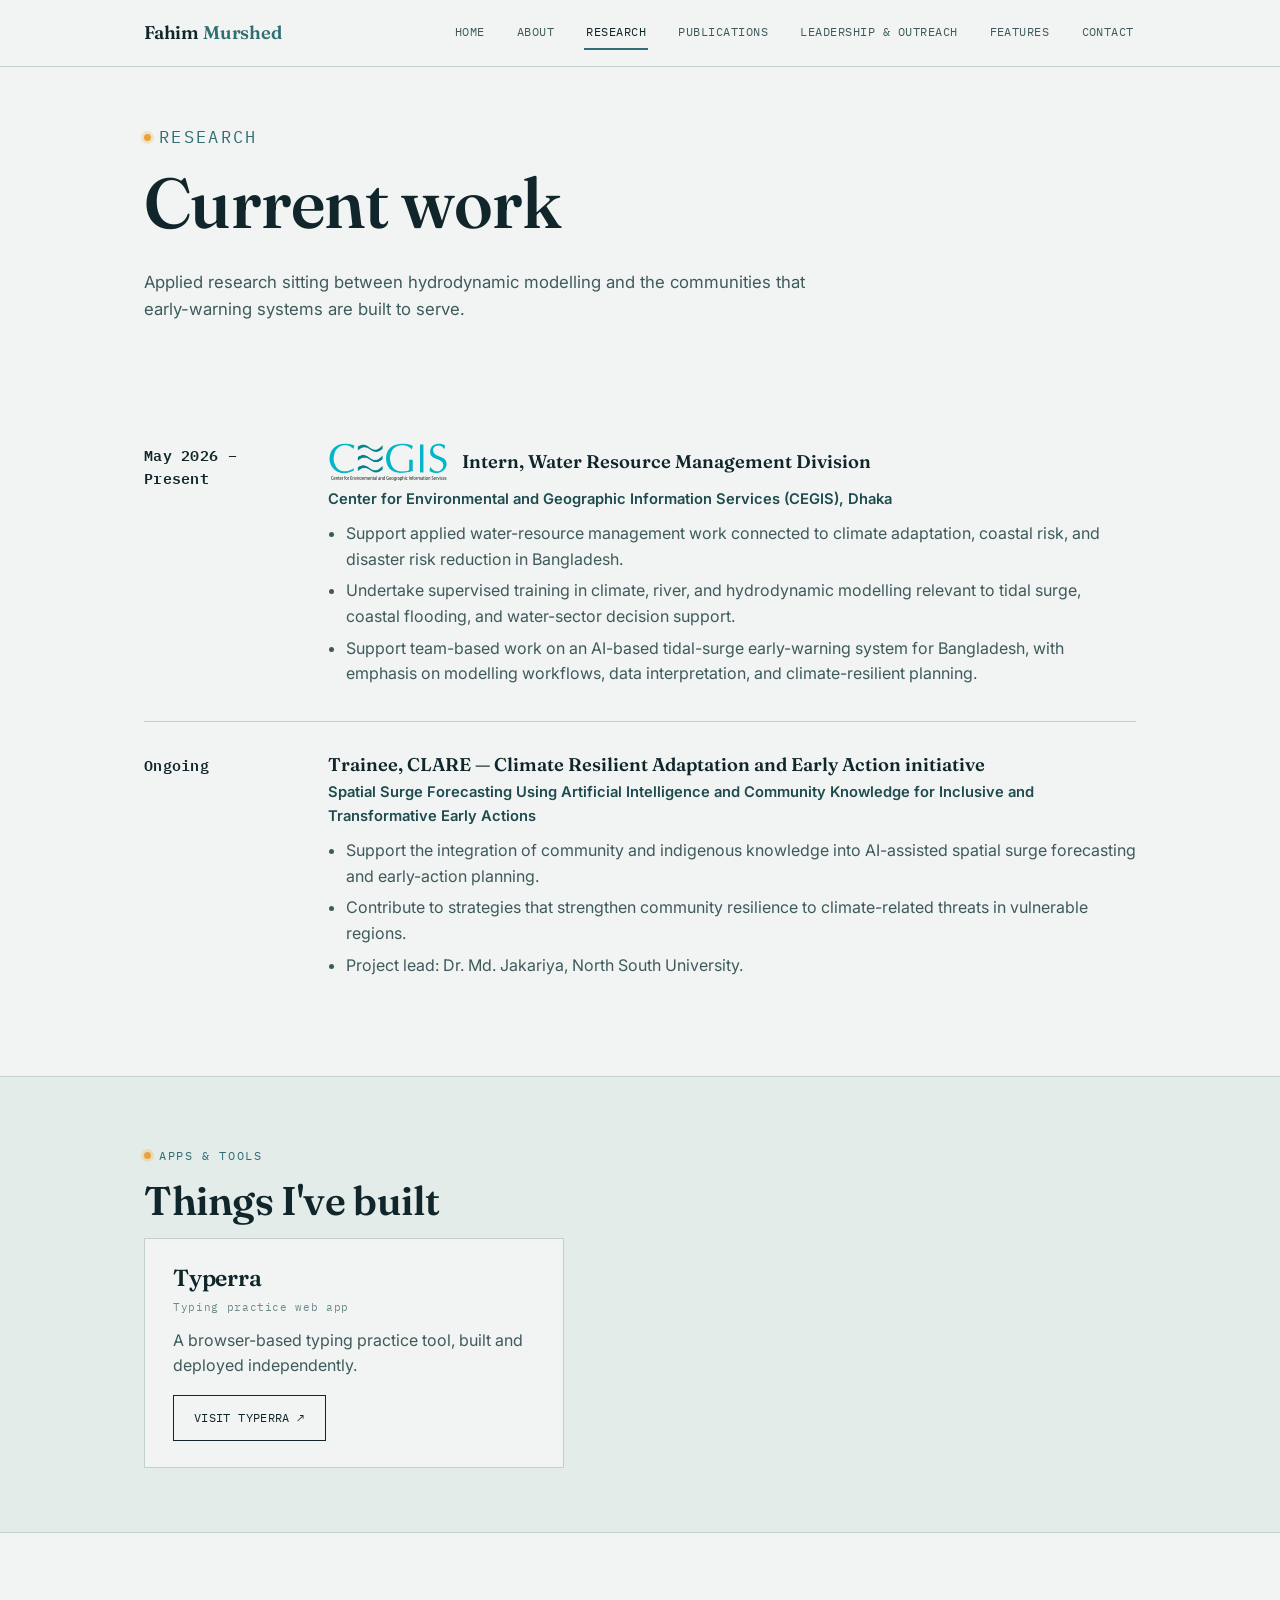
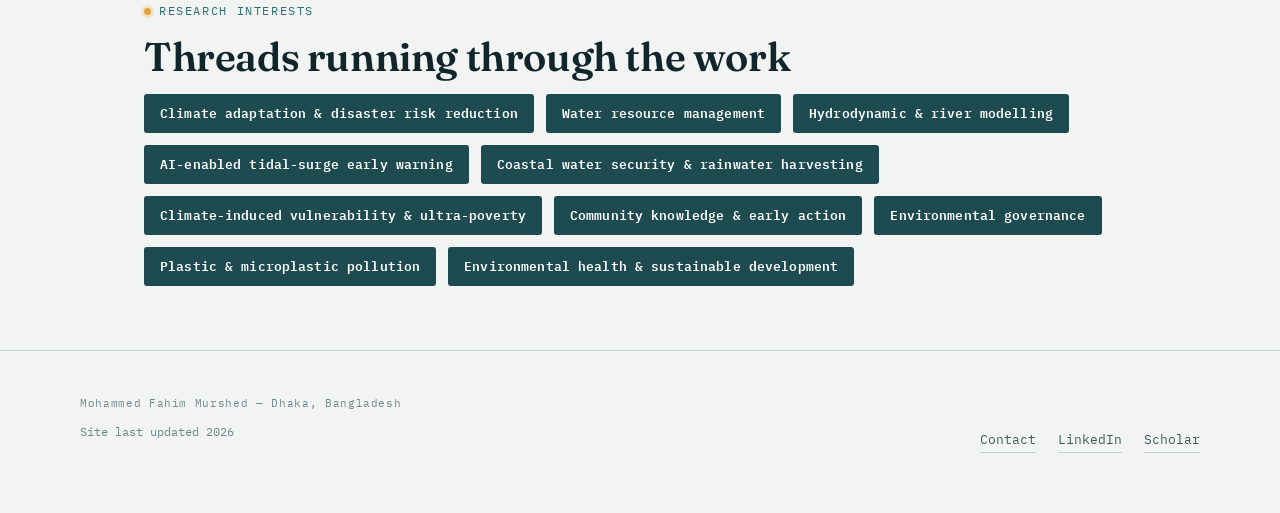
<file: research.html>
<!DOCTYPE html>
<html lang="en">
<head>
<meta charset="UTF-8">
<meta name="viewport" content="width=device-width, initial-scale=1.0">
<title>Research — Mohammed Fahim Murshed</title>
<meta name="description" content="Current research and internship work: AI-based tidal-surge early warning, hydrodynamic modelling, and community knowledge integration at CEGIS and CLARE.">
<link rel="preconnect" href="https://fonts.googleapis.com">
<link rel="preconnect" href="https://fonts.gstatic.com" crossorigin>
<link href="https://fonts.googleapis.com/css2?family=Fraunces:opsz,wght@9..144,400;9..144,560;9..144,650&family=Inter:wght@400;500;600;700&family=IBM+Plex+Mono:wght@400;500&display=swap" rel="stylesheet">
<link rel="stylesheet" href="css/style.css">
</head>
<body>
<a class="skip-link" href="#main">Skip to content</a>

<header class="site">
  <div class="nav-row">
    <a class="brand" href="index.html">Fahim <span>Murshed</span></a>
    <nav class="links" aria-label="Primary">
      <a href="index.html">Home</a>
      <a href="about.html">About</a>
      <a href="research.html">Research</a>
      <a href="publications.html">Publications</a>
      <a href="leadership.html">Leadership &amp; Outreach</a>
      <a href="features.html">Features</a>
      <a href="contact.html">Contact</a>
    </nav>
    <button class="nav-toggle" aria-label="Toggle menu" aria-expanded="false"><span></span></button>
  </div>
</header>

<main id="main">

  <section class="page-head container">
    <p class="eyebrow">Research</p>
    <h1>Current work</h1>
    <p>Applied research sitting between hydrodynamic modelling and the communities that early-warning systems are built to serve.</p>
  </section>

  <section class="section">
    <div class="container">
      <div class="entry reveal">
        <div class="when">May 2026 – Present</div>
        <div>
          <div class="entry-head"><img class="org-logo" src="assets/logos/cegis.png" alt="CEGIS logo"><div class="role">Intern, Water Resource Management Division</div></div>
          <div class="org">Center for Environmental and Geographic Information Services (CEGIS), Dhaka</div>
          <ul>
            <li>Support applied water-resource management work connected to climate adaptation, coastal risk, and disaster risk reduction in Bangladesh.</li>
            <li>Undertake supervised training in climate, river, and hydrodynamic modelling relevant to tidal surge, coastal flooding, and water-sector decision support.</li>
            <li>Support team-based work on an AI-based tidal-surge early-warning system for Bangladesh, with emphasis on modelling workflows, data interpretation, and climate-resilient planning.</li>
          </ul>
        </div>
      </div>

      <div class="entry reveal">
        <div class="when">Ongoing</div>
        <div>
          <div class="role">Trainee, CLARE — Climate Resilient Adaptation and Early Action initiative</div>
          <div class="org">Spatial Surge Forecasting Using Artificial Intelligence and Community Knowledge for Inclusive and Transformative Early Actions</div>
          <ul>
            <li>Support the integration of community and indigenous knowledge into AI-assisted spatial surge forecasting and early-action planning.</li>
            <li>Contribute to strategies that strengthen community resilience to climate-related threats in vulnerable regions.</li>
            <li>Project lead: Dr. Md. Jakariya, North South University.</li>
          </ul>
        </div>
      </div>
    </div>
  </section>

  <section class="section panel">
    <div class="container">
      <p class="eyebrow">Apps &amp; tools</p>
      <h2>Things I've built</h2>
      <div class="card reveal" style="max-width:420px;">
        <h3>Typerra</h3>
        <p class="tag">Typing practice web app</p>
        <p>A browser-based typing practice tool, built and deployed independently.</p>
        <a class="btn" href="https://typerra.com/" target="_blank" rel="noopener">Visit Typerra ↗</a>
      </div>
    </div>
  </section>

  <section class="section">
    <div class="container">
      <p class="eyebrow">Research interests</p>
      <h2>Threads running through the work</h2>
      <div class="pill-row">
        <span class="pill">Climate adaptation &amp; disaster risk reduction</span>
        <span class="pill">Water resource management</span>
        <span class="pill">Hydrodynamic &amp; river modelling</span>
        <span class="pill">AI-enabled tidal-surge early warning</span>
        <span class="pill">Coastal water security &amp; rainwater harvesting</span>
        <span class="pill">Climate-induced vulnerability &amp; ultra-poverty</span>
        <span class="pill">Community knowledge &amp; early action</span>
        <span class="pill">Environmental governance</span>
        <span class="pill">Plastic &amp; microplastic pollution</span>
        <span class="pill">Environmental health &amp; sustainable development</span>
      </div>
    </div>
  </section>

</main>

<footer class="site">
  <div class="footer-row">
    <div>
      <p class="tag">Mohammed Fahim Murshed — Dhaka, Bangladesh</p>
      <p class="footer-fine">Site last updated 2026</p>
    </div>
    <div class="footer-links">
      <a class="icon-link" href="contact.html">Contact</a>
      <a class="icon-link" href="https://www.linkedin.com/in/fahim65200/" target="_blank" rel="noopener">LinkedIn</a>
      <a class="icon-link" href="https://scholar.google.com/citations?user=b2L1g1sAAAAJ&hl=en&oi=ao" target="_blank" rel="noopener">Scholar</a>
    </div>
  </div>
</footer>

<script src="js/main.js"></script>
</body>
</html>
</file>
<file: css/style.css>
/* ============================================================
   Mohammed Fahim Murshed — Academic Portfolio
   Design language: a hydrograph / tide-gauge reading.
   The signature line motif that runs through the site is drawn
   from the subject's own research (tidal-surge early warning) —
   career milestones and section breaks are rendered the way a
   gauge station renders a water-level trace.
   ============================================================ */

:root{
  --bg:        #F1F4F2;
  --bg-panel:  #E4ECE9;
  --bg-panel-2:#DCE6E2;
  --ink:       #10262B;
  --ink-soft:  #3E5A5C;
  --ink-faint: #6E8A8A;
  --teal:      #2F6E73;
  --teal-deep: #1D4B4F;
  --amber:     #E8A33D;
  --coral:     #C1533B;
  --hairline:  #C3D0CC;
  --white:     #FFFFFF;

  --display: "Fraunces", "Iowan Old Style", serif;
  --body:    "Inter", -apple-system, BlinkMacSystemFont, sans-serif;
  --mono:    "IBM Plex Mono", ui-monospace, SFMono-Regular, monospace;

  --maxw: 1120px;
  --pad: clamp(20px, 5vw, 64px);
}

*,*::before,*::after{ box-sizing:border-box; }
html{ scroll-behavior:smooth; }
html, body{ max-width:100%; overflow-x:hidden; }

@media (prefers-reduced-motion: reduce){
  html{ scroll-behavior:auto; }
  *,*::before,*::after{ animation-duration:0.01ms !important; animation-iteration-count:1 !important; transition-duration:0.01ms !important; }
}

body{
  margin:0;
  background:var(--bg);
  color:var(--ink);
  font-family:var(--body);
  font-size:16px;
  line-height:1.6;
  -webkit-font-smoothing:antialiased;
}

img{ max-width:100%; display:block; }
a{ color:inherit; }

h1,h2,h3,h4{
  font-family:var(--display);
  font-weight:600;
  line-height:1.08;
  margin:0 0 0.4em;
  color:var(--ink);
  letter-spacing:-0.01em;
}
h1{ font-size:clamp(2.4rem, 6vw, 4.4rem); font-optical-sizing:auto; font-weight:560; }
h2{ font-size:clamp(1.7rem, 3.6vw, 2.5rem); }
h3{ font-size:clamp(1.15rem, 2vw, 1.45rem); }

p{ margin:0 0 1em; color:var(--ink-soft); max-width:62ch; }

.eyebrow{
  font-family:var(--mono);
  font-size:0.72rem;
  letter-spacing:0.14em;
  text-transform:uppercase;
  color:var(--teal);
  display:inline-flex;
  align-items:center;
  gap:8px;
  margin-bottom:14px;
}
.eyebrow::before{
  content:"";
  width:7px; height:7px;
  border-radius:50%;
  background:var(--amber);
  box-shadow:0 0 0 3px rgba(232,163,61,0.22);
  flex:none;
}

.tag{
  font-family:var(--mono);
  font-size:0.68rem;
  letter-spacing:0.06em;
  color:var(--ink-faint);
}

.container{
  max-width:var(--maxw);
  margin:0 auto;
  padding-left:var(--pad);
  padding-right:var(--pad);
}

/* ---------- header / nav ---------- */
header.site{
  position:sticky; top:0; z-index:40;
  background:rgba(241,244,242,0.88);
  backdrop-filter:blur(8px);
  border-bottom:1px solid var(--hairline);
}
.nav-row{
  max-width:var(--maxw);
  margin:0 auto;
  padding:16px var(--pad);
  display:flex;
  align-items:center;
  justify-content:space-between;
  gap:24px;
}
.brand{
  font-family:var(--display);
  font-weight:600;
  font-size:1.15rem;
  text-decoration:none;
  color:var(--ink);
  letter-spacing:-0.01em;
}
.brand span{ color:var(--teal); }

nav.links{
  display:flex;
  align-items:center;
  gap:28px;
  font-family:var(--mono);
  font-size:0.78rem;
  letter-spacing:0.04em;
  text-transform:uppercase;
}
nav.links a{
  text-decoration:none;
  color:var(--ink-soft);
  padding:6px 2px;
  border-bottom:2px solid transparent;
  transition:color .15s ease, border-color .15s ease;
}
nav.links a:hover, nav.links a:focus-visible{ color:var(--ink); border-color:var(--amber); }
nav.links a.active{ color:var(--ink); border-color:var(--teal); }

.nav-toggle{
  display:none;
  background:none; border:1px solid var(--hairline); border-radius:8px;
  width:40px; height:40px; cursor:pointer;
  align-items:center; justify-content:center;
}
.nav-toggle span, .nav-toggle span::before, .nav-toggle span::after{
  content:""; display:block; width:18px; height:2px; background:var(--ink);
  position:relative; transition:transform .2s ease, opacity .2s ease;
}
.nav-toggle span::before{ position:absolute; top:-6px; }
.nav-toggle span::after{ position:absolute; top:6px; }

@media (max-width: 760px){
  nav.links{
    position:fixed; inset:64px 0 auto 0; z-index:39;
    background:var(--bg); border-bottom:1px solid var(--hairline);
    flex-direction:column; align-items:flex-start; gap:0;
    padding:8px var(--pad) 18px;
    transform:translateY(-8px); opacity:0; pointer-events:none;
    transition:transform .18s ease, opacity .18s ease;
  }
  nav.links.open{ transform:translateY(0); opacity:1; pointer-events:auto; }
  nav.links a{ width:100%; padding:12px 0; border-bottom:1px solid var(--hairline); }
  .nav-toggle{ display:flex; }
}

/* ---------- gauge / hydrograph divider ---------- */
.gauge-rule{
  width:100%;
  height:34px;
  display:block;
  color:var(--teal);
}
.gauge-rule path{ fill:none; stroke:currentColor; stroke-width:1.4; opacity:0.55; }
.gauge-rule .baseline{ stroke:var(--hairline); stroke-width:1; opacity:1; }

.section{
  padding:64px 0;
  border-bottom:1px solid var(--hairline);
}
.section:last-of-type{ border-bottom:none; }
.section.panel{ background:var(--bg-panel); }

/* ---------- hero ---------- */
.hero{ padding-top:76px; padding-bottom:24px; }
.hero .lede{ font-size:1.15rem; max-width:56ch; color:var(--ink-soft); }
.hero-stats{
  display:grid; grid-template-columns:repeat(auto-fit,minmax(150px,1fr));
  gap:1px; background:var(--hairline);
  border:1px solid var(--hairline);
  margin-top:40px;
}
.hero-stats div{
  background:var(--bg); padding:18px 20px;
}
.hero-stats .num{
  font-family:var(--display); font-size:1.9rem; font-weight:600; color:var(--teal-deep);
  display:block;
}
.hero-stats .lbl{
  font-family:var(--mono); font-size:0.68rem; letter-spacing:0.05em;
  text-transform:uppercase; color:var(--ink-faint);
}

/* ---------- timeline (hydrograph) ---------- */
.timeline-wrap{ margin-top:56px; overflow-x:auto; }
.timeline-svg{ min-width:640px; width:100%; height:auto; }
.tl-point circle{ fill:var(--bg); stroke:var(--amber); stroke-width:2.4; }
.tl-point.major circle{ stroke:var(--coral); fill:var(--coral); }
.tl-line{ fill:none; stroke:var(--teal); stroke-width:1.6; }
.tl-axis{ stroke:var(--hairline); stroke-width:1; }
.tl-label{ font-family:var(--mono); font-size:10.5px; fill:var(--ink-faint); }
.tl-year{ font-family:var(--mono); font-size:10.5px; fill:var(--ink-faint); }
.tl-text{ font-family:var(--body); font-size:12.5px; fill:var(--ink); font-weight:600; }

/* ---------- cards / lists ---------- */
.grid-2{ display:grid; grid-template-columns:1fr 1fr; gap:40px; }
.grid-3{ display:grid; grid-template-columns:repeat(3,1fr); gap:28px; }
@media (max-width:760px){ .grid-2,.grid-3{ grid-template-columns:1fr; } }

.card{
  border:1px solid var(--hairline);
  background:var(--bg);
  padding:26px 28px;
}
.card-logo{
  height:42px; width:auto; max-width:160px; object-fit:contain;
  display:block; margin-bottom:16px;
}

/* apps & tools */
.app-grid{
  display:grid; grid-template-columns:repeat(2,1fr); gap:26px;
  margin-top:26px;
}
@media (max-width:700px){ .app-grid{ grid-template-columns:1fr; } }
.app-card img.app-thumb{
  width:100%; height:210px; object-fit:cover; display:block;
  border-bottom:1px solid var(--hairline);
}
.app-card .meta{ padding:22px 26px 26px; }
.app-card .meta h3, .app-card .meta .card-logo{ margin-top:0; }

.entry{
  display:grid;
  grid-template-columns:160px 1fr;
  gap:24px;
  padding:28px 0;
  border-top:1px solid var(--hairline);
}
.entry:first-of-type{ border-top:none; }
.entry .when{
  font-family:var(--mono); font-size:0.92rem; font-weight:600; color:var(--ink);
  letter-spacing:0.02em; padding-top:4px;
}
.entry .role{ font-weight:600; color:var(--ink); font-family:var(--display); font-size:1.15rem; margin-bottom:2px;}
.entry .org{ color:var(--teal-deep); font-weight:600; font-size:0.92rem; margin-bottom:10px; }
.entry ul{ margin:10px 0 0; padding-left:1.1em; color:var(--ink-soft); }

.entry-photos{
  display:flex; flex-wrap:wrap; gap:10px;
  margin-top:16px;
}
.entry-photos figure{ margin:0; width:150px; }
.entry-photos img{
  width:150px; height:112px; object-fit:cover; display:block;
  border:1px solid var(--hairline);
  transition:transform .2s ease, box-shadow .2s ease;
}
.entry-photos img:hover{ transform:translateY(-3px); box-shadow:0 8px 18px rgba(16,38,43,0.14); }
.entry-photos figcaption{
  font-family:var(--mono); font-size:0.66rem; color:var(--ink-faint);
  margin-top:6px; line-height:1.3;
}
.entry li{ margin-bottom:6px; }
@media (max-width:640px){ .entry{ grid-template-columns:1fr; gap:6px; } }

/* publications */
.pub-list{ counter-reset:pub; margin-top:8px; }
.pub{
  counter-increment:pub;
  border-top:1px solid var(--hairline);
  padding:20px 0 20px 44px;
  position:relative;
}
.pub:first-child{ border-top:none; }
.pub::before{
  content:counter(pub, decimal-leading-zero);
  position:absolute; left:0; top:20px;
  font-family:var(--mono); font-size:0.75rem; color:var(--amber);
}
.pub .cite{ color:var(--ink); }
.pub .cite b{ font-weight:700; }
.pub .venue{ font-style:italic; color:var(--ink-soft); }
.pub .kind{
  font-family:var(--mono); font-size:0.65rem; letter-spacing:0.06em;
  text-transform:uppercase; color:var(--teal); border:1px solid var(--teal);
  padding:2px 8px; border-radius:20px; display:inline-block; margin-bottom:8px;
}
.pub .kind.preprint{ color:var(--coral); border-color:var(--coral); }
.pub .doi-link{
  font-family:var(--mono); font-size:0.78rem; color:var(--teal-deep);
  text-decoration:none; border-bottom:1px solid var(--teal-deep); padding-bottom:1px;
  white-space:nowrap;
}
.pub .doi-link:hover{ color:var(--ink); border-color:var(--ink); }

/* honors */
.honors{ list-style:none; margin:0; padding:0; }
.honors li{
  display:grid; grid-template-columns:1fr auto; gap:16px;
  padding:14px 0; border-top:1px solid var(--hairline); color:var(--ink);
}
.honors li:first-child{ border-top:none; }
.honors .yr{ font-family:var(--mono); font-size:0.95rem; font-weight:700; color:var(--teal-deep); white-space:nowrap; }
.honors li.with-photo{ grid-template-columns:52px 1fr auto; align-items:center; }
.honors li.with-photo img{
  width:52px; height:52px; object-fit:cover; border:1px solid var(--hairline);
}

/* pills */
.pill-row{ display:flex; flex-wrap:wrap; gap:12px; margin-top:14px; }
.pill{
  font-family:var(--mono); font-size:0.82rem; font-weight:600; letter-spacing:0.01em;
  background:var(--teal-deep); color:var(--white); border:none;
  padding:9px 16px; border-radius:3px;
}

/* buttons / links */
.btn{
  display:inline-flex; align-items:center; gap:8px;
  font-family:var(--mono); font-size:0.78rem; letter-spacing:0.03em; text-transform:uppercase;
  padding:12px 20px; border:1px solid var(--ink); text-decoration:none; color:var(--ink);
  transition:background .15s ease, color .15s ease;
}
.btn:hover, .btn:focus-visible{ background:var(--ink); color:var(--bg); }
.btn.primary{ background:var(--teal-deep); border-color:var(--teal-deep); color:var(--white); }
.btn.primary:hover{ background:var(--ink); border-color:var(--ink); }
.btn-row{ display:flex; flex-wrap:wrap; gap:14px; margin-top:28px; }

.icon-link{
  display:inline-flex; align-items:center; gap:8px;
  text-decoration:none; color:var(--ink-soft); font-family:var(--mono); font-size:0.8rem;
  border-bottom:1px solid var(--hairline); padding-bottom:2px;
}
.icon-link:hover{ color:var(--teal-deep); border-color:var(--teal-deep); }
.icon-link svg{ width:15px; height:15px; flex:none; }

.social-btn{
  display:inline-flex; align-items:center; gap:12px;
  text-decoration:none; font-family:var(--body); font-weight:600; font-size:1.02rem;
  color:var(--ink); background:var(--bg); border:1px solid var(--hairline);
  padding:12px 20px 12px 14px; border-radius:6px;
  transition:transform .15s ease, box-shadow .15s ease, border-color .15s ease;
}
.social-btn:hover{ transform:translateY(-2px); box-shadow:0 8px 20px rgba(16,38,43,0.12); }
.social-btn .badge{
  width:34px; height:34px; border-radius:7px; flex:none;
  display:flex; align-items:center; justify-content:center;
}
.social-btn.linkedin .badge{ background:#0A66C2; }
.social-btn.scholar .badge{ background:#4285F4; }
.social-btn .badge svg{ width:19px; height:19px; }

/* features page */
.feature-group{
  padding:32px 0;
  border-top:1px solid var(--hairline);
}
.feature-group:first-of-type{ border-top:none; padding-top:0; }
.feature-group > h3{ margin-bottom:8px; }
.feature-group > p{ margin-bottom:0; max-width:70ch; }

.feature-grid{
  display:grid; grid-template-columns:repeat(3,1fr); gap:26px;
  margin-top:26px;
}
@media (max-width:900px){ .feature-grid{ grid-template-columns:repeat(2,1fr); } }
@media (max-width:640px){ .feature-grid{ grid-template-columns:1fr; } }

.feature-card{
  display:block; text-decoration:none;
  border:1px solid var(--hairline);
  background:var(--bg);
  transition:transform .2s ease, box-shadow .2s ease;
}
.feature-card:hover{ transform:translateY(-4px); box-shadow:0 10px 24px rgba(16,38,43,0.10); }
.feature-card img{
  width:100%; height:210px; object-fit:cover; display:block;
  border-bottom:1px solid var(--hairline);
}
.feature-card .meta{ padding:16px 18px 18px; }
.feature-card .outlet{
  font-family:var(--display); font-weight:600; font-size:1.02rem; color:var(--ink);
  margin-bottom:2px;
}
.feature-card .date{
  font-family:var(--mono); font-size:0.68rem; color:var(--ink-faint);
  letter-spacing:0.03em; display:block; margin-bottom:10px;
}
.feature-card .blurb{
  font-size:0.86rem; color:var(--ink-soft); line-height:1.5; margin:0;
}

/* certificates */
.cert-grid{
  display:grid; grid-template-columns:repeat(3,1fr); gap:26px;
  margin-top:26px;
}
@media (max-width:900px){ .cert-grid{ grid-template-columns:repeat(2,1fr); } }
@media (max-width:640px){ .cert-grid{ grid-template-columns:1fr; } }

.cert-card{
  display:block; text-decoration:none;
  border:1px solid var(--hairline); background:var(--bg);
  transition:transform .2s ease, box-shadow .2s ease;
}
.cert-card:hover{ transform:translateY(-4px); box-shadow:0 10px 24px rgba(16,38,43,0.10); }
.cert-card img.cert-thumb{
  width:100%; height:150px; object-fit:cover; display:block;
  border-bottom:1px solid var(--hairline);
}
.cert-card .meta{ padding:14px 16px 16px; }
.cert-card .course{
  font-family:var(--display); font-weight:600; font-size:0.98rem; color:var(--ink);
  margin-bottom:4px; line-height:1.3;
}
.cert-card .issuer{
  font-family:var(--mono); font-size:0.72rem; color:var(--ink-faint);
  display:block; margin-bottom:8px;
}
.cert-card .verify{
  font-family:var(--mono); font-size:0.72rem; color:var(--teal-deep);
  border-bottom:1px solid var(--teal-deep); padding-bottom:1px;
}
.cert-logo{
  height:18px; width:auto; max-width:70px; object-fit:contain;
  vertical-align:middle; margin-right:6px; position:relative; top:-1px;
}

/* org logos */
.logo-strip{
  display:flex; flex-wrap:wrap; align-items:center; gap:34px;
  margin-top:30px;
}
.logo-strip img{
  height:44px; width:auto; max-width:140px; object-fit:contain;
  transition:transform .2s ease;
}
.logo-strip img:hover{ transform:translateY(-3px); }

.entry-head{
  display:flex; align-items:center; gap:14px;
  margin-bottom:4px;
}
.entry-head .org-logo{
  height:44px; width:auto; max-width:120px; object-fit:contain;
  flex:none;
}
.entry-head .role{ margin-bottom:0; }

/* footer */
footer.site{
  padding:44px var(--pad) 60px;
  border-top:1px solid var(--hairline);
}
.footer-row{
  max-width:var(--maxw); margin:0 auto;
  display:flex; justify-content:space-between; align-items:flex-end; flex-wrap:wrap; gap:20px;
}
.footer-links{ display:flex; gap:22px; flex-wrap:wrap; }
.footer-fine{ font-family:var(--mono); font-size:0.72rem; color:var(--ink-faint); }

/* page header (non-home pages) */
.page-head{ padding-top:56px; padding-bottom:8px; }
.page-head p{ font-size:1.05rem; }

/* reveal-on-scroll */
.reveal{ opacity:0; transform:translateY(14px); transition:opacity .5s ease, transform .5s ease; }
.reveal.in{ opacity:1; transform:none; }

/* skip link */
.skip-link{
  position:absolute; left:-9999px; top:auto;
  background:var(--ink); color:var(--bg); padding:10px 16px; z-index:100;
}
.skip-link:focus{ left:16px; top:16px; }

:focus-visible{ outline:2px solid var(--amber); outline-offset:2px; }
</file>
